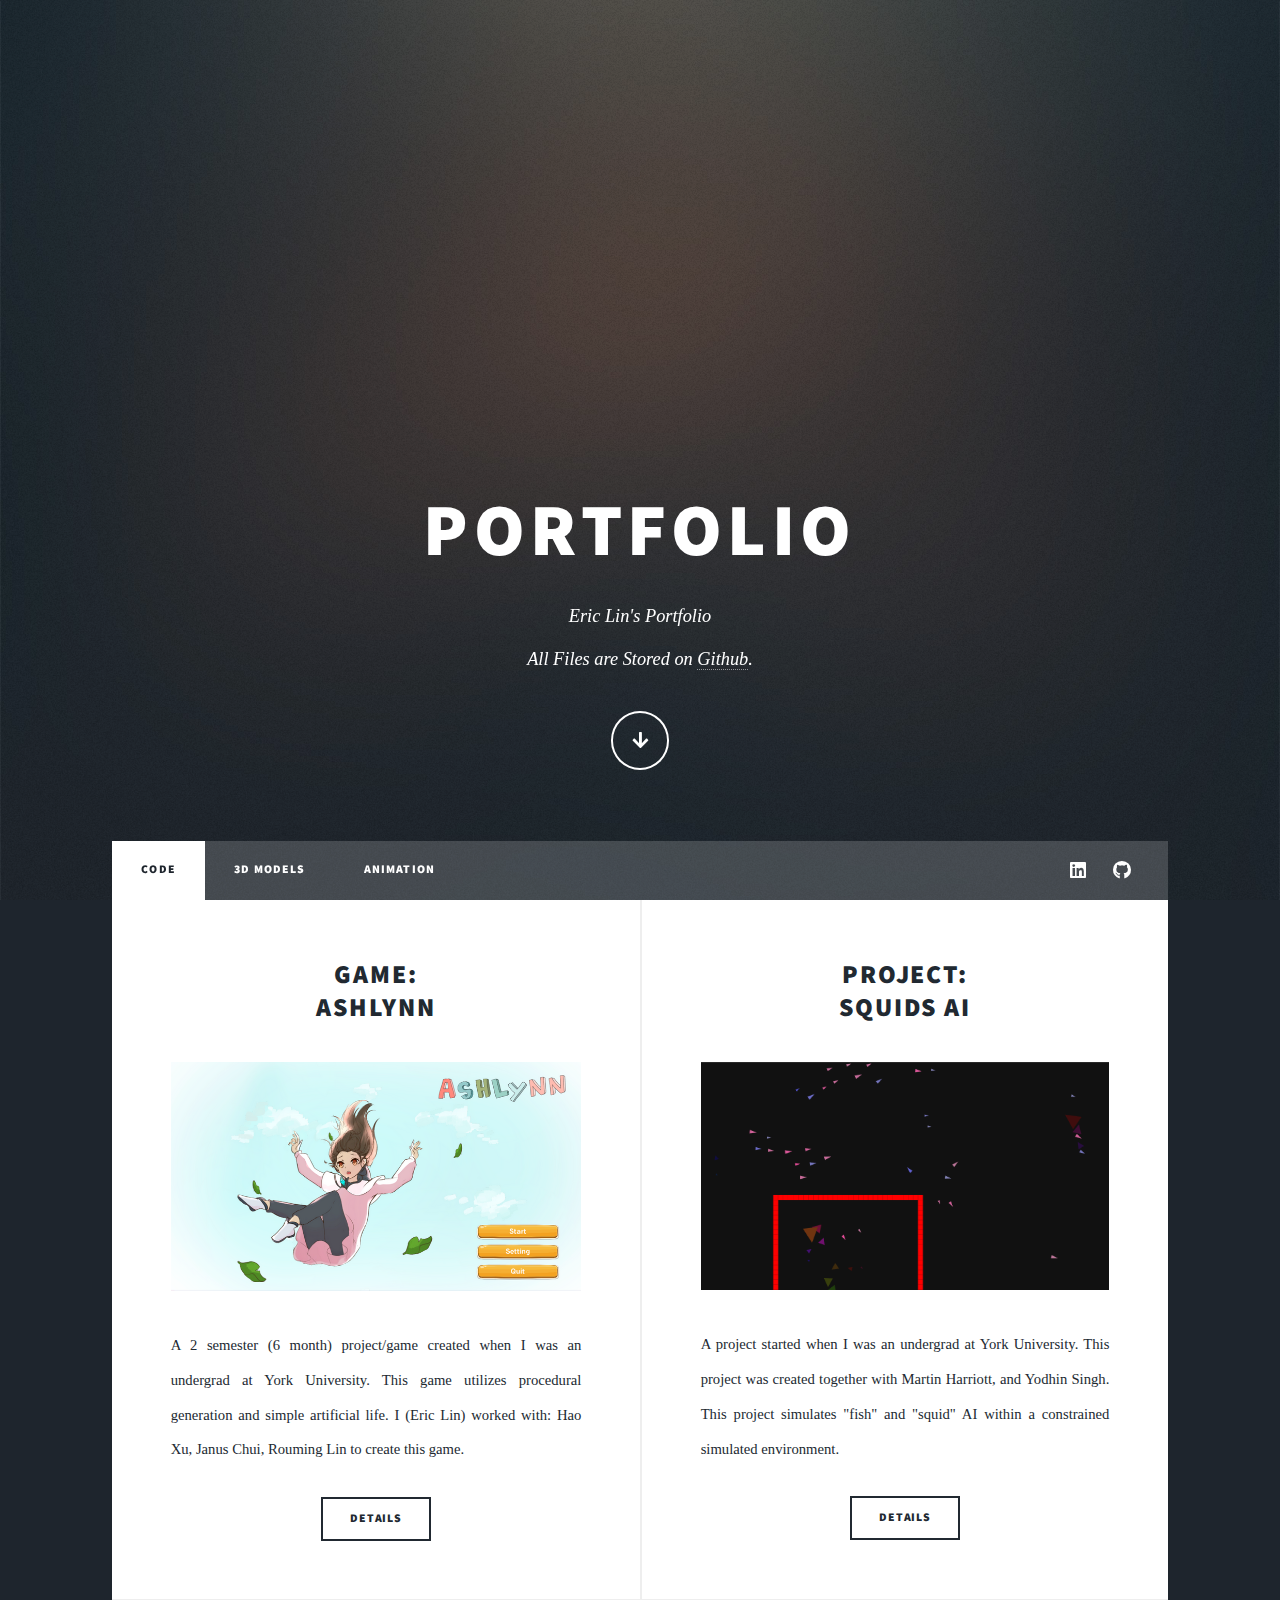
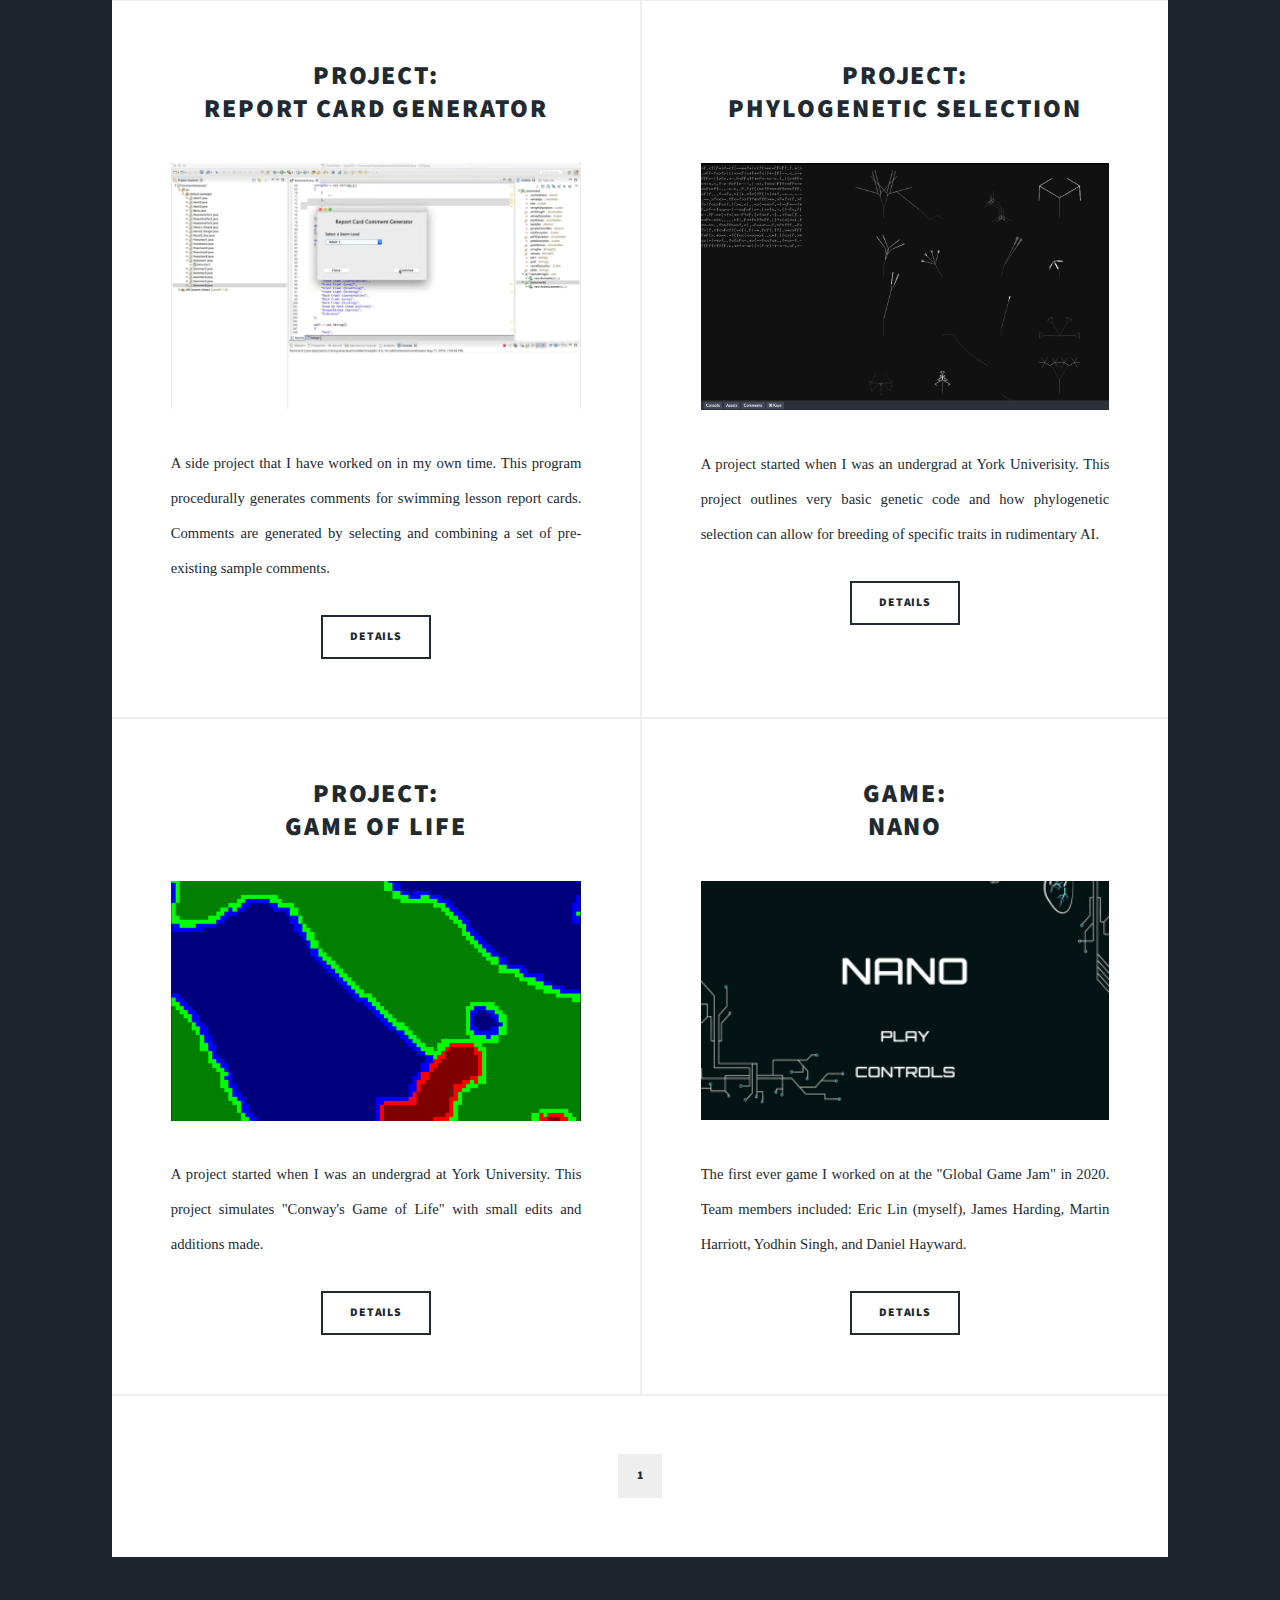
<file: index.html>
<!DOCTYPE HTML>
<!--
	Portolio
	Template from: html5up.net | @ajlkn
	Free for personal and commercial use under the CCA 3.0 license (html5up.net/license)
-->
<html>
	<head>
		<title>Portfolio</title>
		<meta charset="utf-8" />
		<meta name="viewport" content="width=device-width, initial-scale=1, user-scalable=no" />
		<link rel="stylesheet" href="assets/css/main.css" />
		<noscript><link rel="stylesheet" href="assets/css/noscript.css" /></noscript>
	</head>
	<body class="is-preload">

		<!-- Wrapper -->
			<div id="wrapper" class="fade-in">

				<!-- Intro -->
					<div id="intro">
						<h1>Portfolio</h1>
						<p>Eric Lin's Portfolio<br />
						All Files are Stored on <a href="https://github.com/Eric-Repository" target="blank">Github</a>.</p>
						<ul class="actions">
							<li><a href="#header" class="button icon solid solo fa-arrow-down scrolly">Continue</a></li>
						</ul>
					</div>

				<!-- Header -->
					<header id="header">
						<a href="index.html" class="logo">Return to Main</a>
					</header>

				<!-- Nav -->
					<nav id="nav">
						<ul class="links">
							<li class="active"><a href="index.html">Code</a></li>
							<li><a href="index2.html">3d Models</a></li>
							<li><a href="index3.html">Animation</a></li>
						</ul>
						<ul class="icons">
							<li><a href="https://linkedin.com/in/eric-lin-13771318b" target="blank" class="icon brands fa-linkedin"><span class="label">LinkedIn</span></a></li>
							<li><a href="https://github.com/Eric-Repository" target="blank" class="icon brands fa-github"><span class="label">GitHub</span></a></li>
						</ul>
					</nav>

				<!-- Main -->
					<div id="main">
						<!-- Posts -->
							<section class="posts">
								<article>
									<header>
										<h2><a href="Game_Ashlynn.html">Game:<br />
										Ashlynn</a></h2>
									</header>
									<a href="Game_Ashlynn.html" class="image fit"><img src="images/Game_Ashlynn/AshlynnCover.png" alt="" /></a>
									<p>A 2 semester (6 month) project/game created when I was an undergrad at York University. This game utilizes procedural generation and simple artificial life. I (Eric Lin) worked with: Hao Xu, Janus Chui, Rouming Lin to create this game.</p>
									<ul class="actions special">
										<li><a href="Game_Ashlynn.html" class="button">Details</a></li>
									</ul>
								</article>
								<article>
									<header>
										<h2><a href="Project_SquidsAI.html">Project:<br />
										Squids AI</a></h2>
									</header>
									<a href="Project_SquidsAI.html" class="image fit"><img src="images/Project_SquidsAI/SquidAICover.png" alt="" /></a>
									<p>A project started when I was an undergrad at York University. This project was created together with Martin Harriott, and Yodhin Singh. This project simulates "fish" and "squid" AI within a constrained simulated environment.</p>
									<ul class="actions special">
										<li><a href="Project_SquidsAI.html" class="button">Details</a></li>
									</ul>
								</article>
								<article>
									<header>
										<h2><a href="Project_ReportCard.html">Project:<br />
										Report Card Generator</a></h2>
									</header>
									<a href="Project_ReportCard.html" class="image fit"><img src="images/Project_ReportCard/ReportCardCover.png" alt="" /></a>
									<p>A side project that I have worked on in my own time. This program procedurally generates comments for swimming lesson report cards. Comments are generated by selecting and combining a set of pre-existing sample comments.</p>
									<ul class="actions special">
										<li><a href="Project_ReportCard.html" class="button">Details</a></li>
									</ul>
								</article>
								<article>
									<header>
										<h2><a href="Project_PhylogeneticSelection.html">Project:<br />
										Phylogenetic Selection</a></h2>
									</header>
									<a href="Project_PhylogeneticSelection.html" class="image fit"><img src="images/Project_PhylogenSelect/PhylogenSelectCover.png" alt="" /></a>
                                    <p>A project started when I was an undergrad at York Univerisity. This project outlines very basic genetic code and how phylogenetic selection can allow for breeding of specific traits in rudimentary AI.</p>
									<ul class="actions special">
										<li><a href="Project_PhylogeneticSelection.html" class="button">Details</a></li>
									</ul>
								</article>
								<article>
									<header>
										<h2><a href="Project_GameOfLife.html">Project:<br />
										Game of Life</a></h2>
									</header>
									<a href="Project_GameOfLife.html" class="image fit"><img src="images/Project_GameOfLife/GameOfLifeCover.png" alt="" /></a>
									<p>A project started when I was an undergrad at York University. This project simulates "Conway's Game of Life" with small edits and additions made.</p>
									<ul class="actions special">
										<li><a href="Project_GameOfLife.html" class="button">Details</a></li>
									</ul>
								</article>
								<article>
									<header>
										<h2><a href="Game_Nano.html">Game:<br />
										Nano</a></h2>
									</header>
									<a href="Game_Nano.html" class="image fit"><img src="images/Game_Nano/NanoCover.png" alt="" /></a>
                                    <p>The first ever game I worked on at the "Global Game Jam" in 2020. Team members included: Eric Lin (myself), James Harding, Martin Harriott, Yodhin Singh, and Daniel Hayward.</p>
									<ul class="actions special">
										<li><a href="Game_Nano.html" class="button">Details</a></li>
									</ul>
								</article>
							</section>

						<!-- Footer -->
							<footer>
								<div class="pagination">
									<!--<a href="#" class="previous">Prev</a>-->
									<a href="#" class="page active">1</a>
									<!--<a href="#" class="page">2</a>
									<a href="#" class="page">3</a>
									<span class="extra">&hellip;</span>
									<a href="#" class="page">8</a>
									<a href="#" class="page">9</a>
									<a href="#" class="page">10</a>
									<a href="#" class="next">Next</a>-->
								</div>
							</footer>
					</div>
			</div>

			<!-- Copyright -->
			<div id="copyright">
				<!-- <ul><li>&copy; Untitled</li><li>Design: <a href="https://html5up.net">HTML5 UP</a></li></ul> -->
			</div>

			<div id="backToTopButton"  title="Go to top"><a href = "#header" class = "button icon solid solo fa-arrow-up scrolly"></a></div>

		<!-- Scripts -->
			<script src="assets/js/jquery.min.js"></script>
			<script src="assets/js/jquery.scrollex.min.js"></script>
			<script src="assets/js/jquery.scrolly.min.js"></script>
			<script src="assets/js/browser.min.js"></script>
			<script src="assets/js/breakpoints.min.js"></script>
			<script src="assets/js/util.js"></script>
			<script src="assets/js/main.js"></script>
			<script src="assets/js/extra.js"></script>
	</body>
</html>
</file>
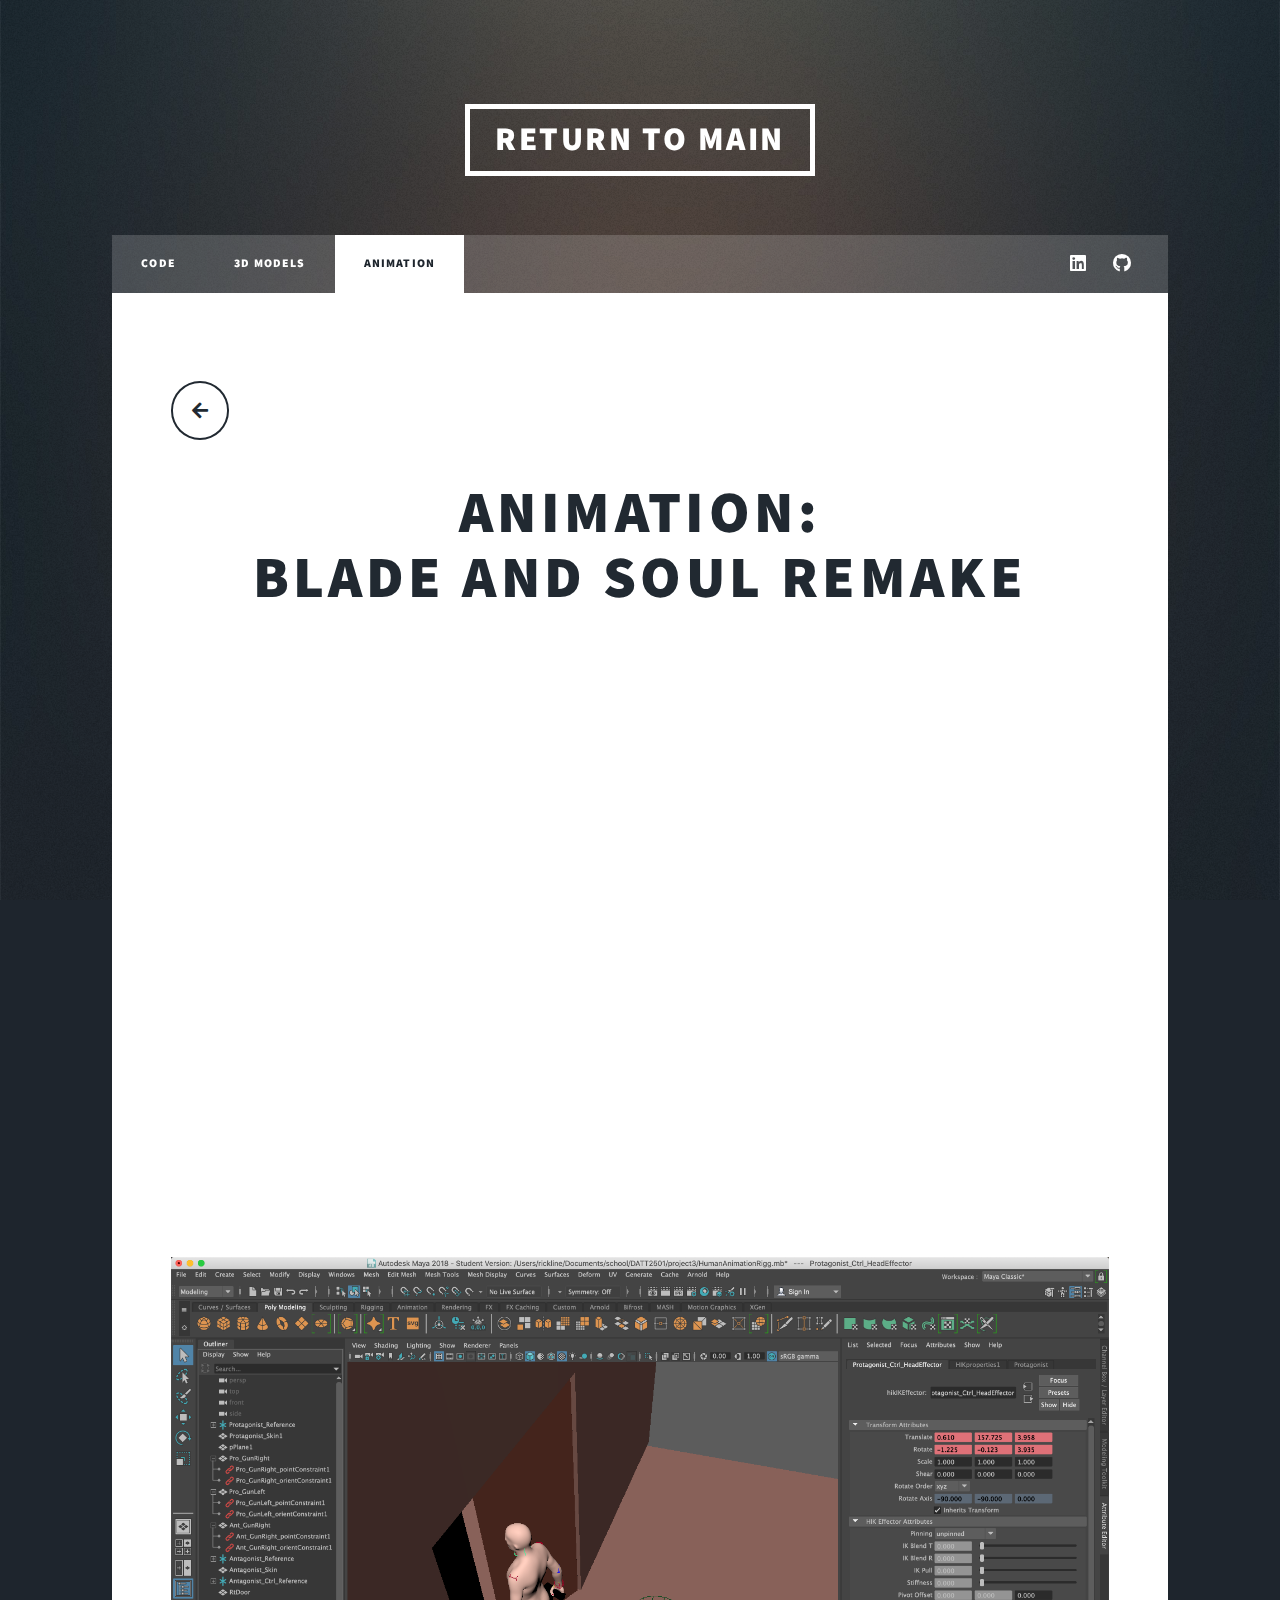
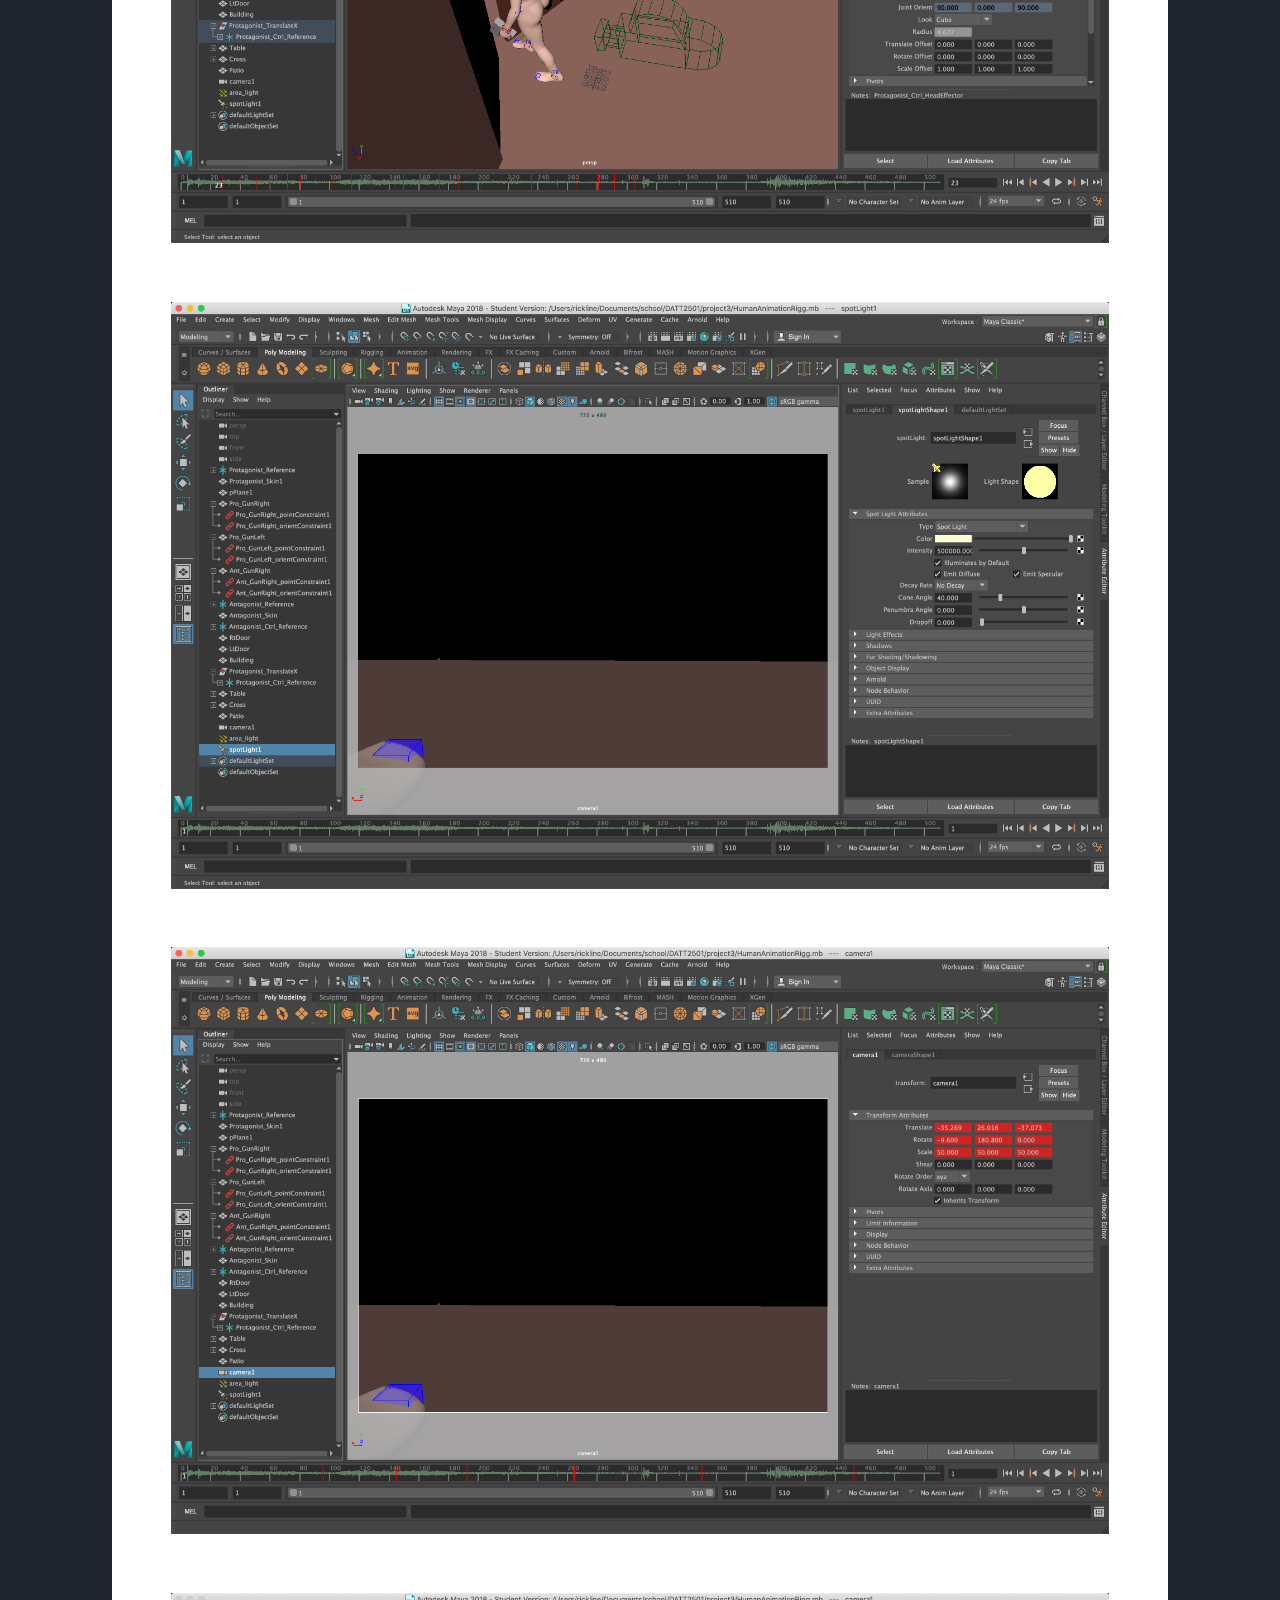
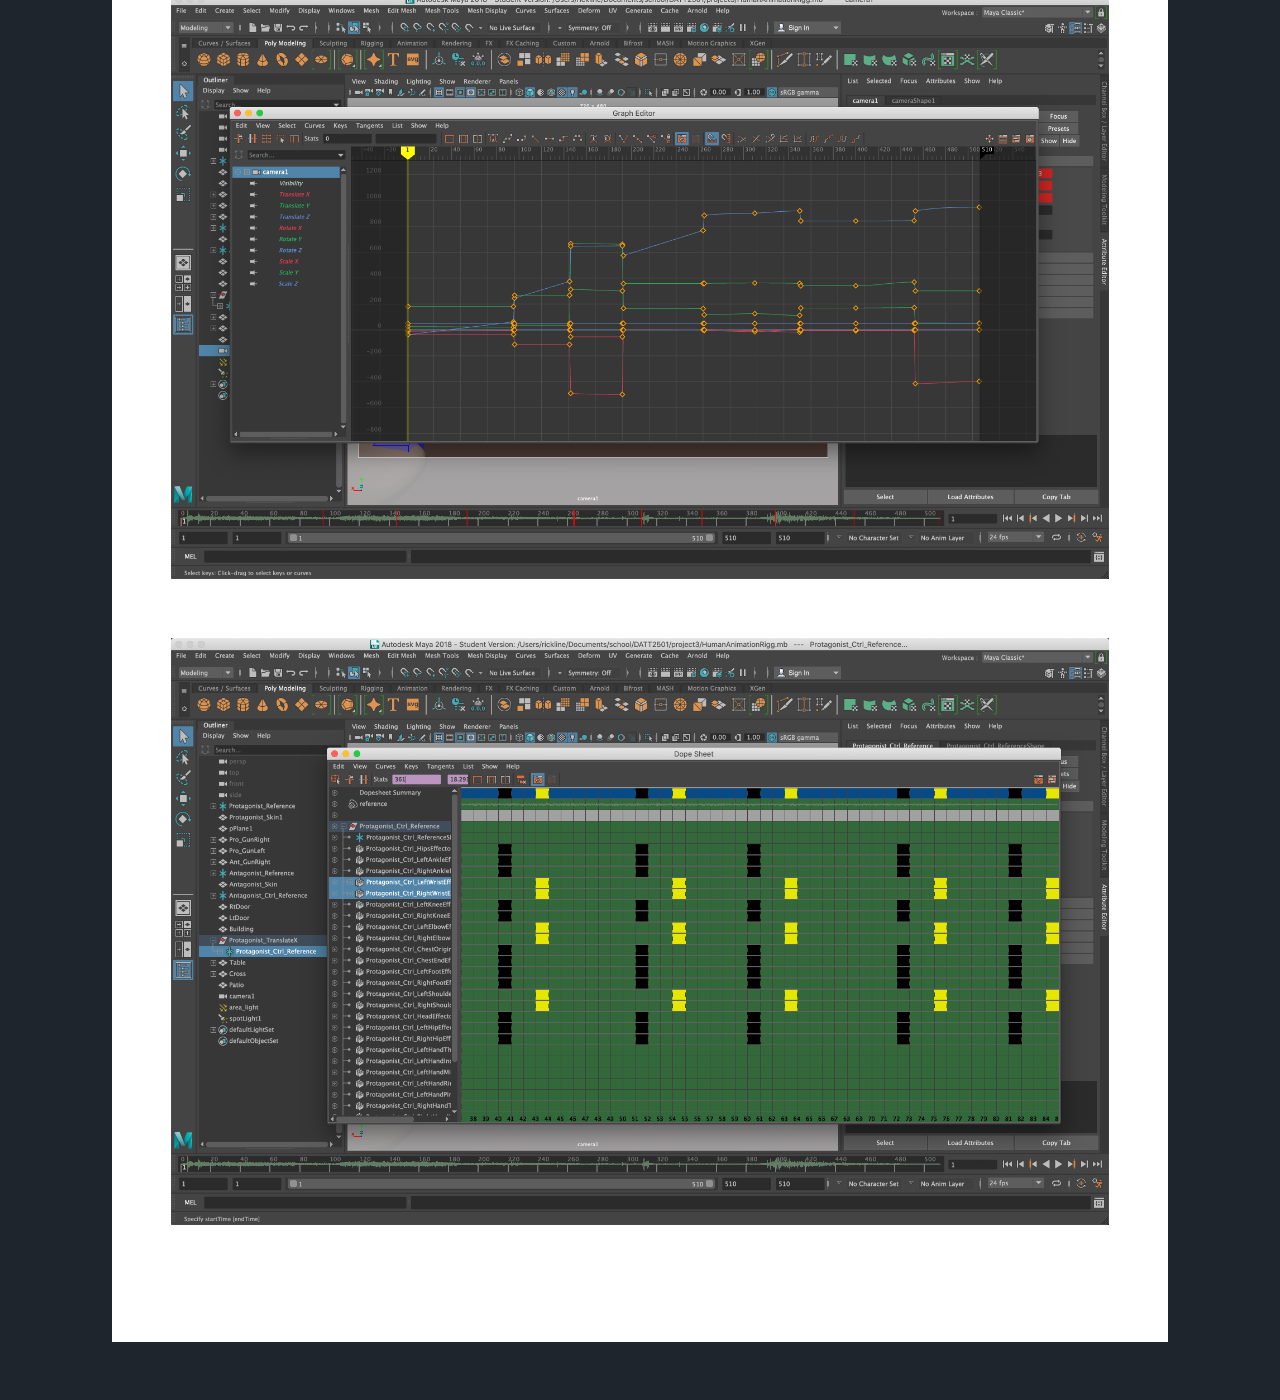
<file: Animation_BnS.html>
﻿<!DOCTYPE HTML>
<!--
    Portfolio
    html5up.net | @ajlkn
    Free for personal and commercial use under the CCA 3.0 license (html5up.net/license)
-->
<html>
<head>
    <title>Animation: Blade and Soul Remake</title>
    <meta charset="utf-8" />
    <meta name="viewport" content="width=device-width, initial-scale=1, user-scalable=no" />
    <link rel="stylesheet" href="assets/css/main.css" />
    <noscript><link rel="stylesheet" href="assets/css/noscript.css" /></noscript>
</head>
<body class="is-preload">

    <!-- Wrapper -->
    <div id="wrapper">

        <!-- Header -->
        <header id="header">
            <a href="index.html" class="logo">Return to Main</a>
        </header>

        <!-- Nav -->
        <nav id="nav">
            <ul class="links">
                <li><a href="index.html">Code</a></li>
                <li><a href="index2.html">3d Models</a></li>
                <li class="active"><a href="index3.html">Animation</a></li>
            </ul>
            <ul class="icons">
                <li><a href="https://linkedin.com/in/eric-lin-13771318b" target="blank" class="icon brands fa-linkedin"><span class="label">LinkedIn</span></a></li>
                <li><a href="https://github.com/Eric-Repository" target="blank" class="icon brands fa-github"><span class="label">GitHub</span></a></li>
            </ul>
        </nav>

        <!-- Main -->
        <div id="main">

            <!-- Post -->
            <section class="post">
                <header class="major">
                    <ul class="actions">
                        <li><a id="backButton" href="index.html" class="button icon solid solo fa-arrow-left scrolly">Continue</a></li>
                    </ul>
                    <h1>
                        Animation:<br />
                        Blade and Soul Remake
                    </h1>
                </header>
                <div class="container">
                    <iframe class="responsive-iframe" src="https://www.youtube.com/embed/yA3houVY6NY?si=a2zeJ6xUfUyU_LWQ" title="YouTube video player" frameborder="0" allow="accelerometer; autoplay; clipboard-write; encrypted-media; gyroscope; picture-in-picture; web-share" referrerpolicy="strict-origin-when-cross-origin" allowfullscreen></iframe>
                </div>
                <div class="image main"><img src="images/Animation_BnS/BnS_Cover.png" /></div>
                <div class="image main"><img src="images/Animation_BnS/BnS_Lighting.png" /></div>
                <div class="image main"><img src="images/Animation_BnS/BnS_Key.png" /></div>
                <div class="image main"><img src="images/Animation_BnS/BnS_GraphEditor.png" /></div>
                <div class="image main"><img src="images/Animation_BnS/BnS_Dope.png" /></div>
            </section>

        </div>

        <!-- Footer -->
        <footer id="footer">
        </footer>

        <!-- Copyright -->
        <div id="copyright">
            <!-- <ul><li>&copy; Untitled</li><li>Design: <a href="https://html5up.net">HTML5 UP</a></li></ul> -->
        </div>
    </div>

    <div id="backToTopButton" title="Go to top"><a href="#header" class="button icon solid solo fa-arrow-up scrolly"></a></div>

    <!-- Scripts -->
    <script src="assets/js/jquery.min.js"></script>
    <script src="assets/js/jquery.scrollex.min.js"></script>
    <script src="assets/js/jquery.scrolly.min.js"></script>
    <script src="assets/js/browser.min.js"></script>
    <script src="assets/js/breakpoints.min.js"></script>
    <script src="assets/js/util.js"></script>
    <script src="assets/js/main.js"></script>
    <script src="assets/js/extra.js"></script>
    <script src="assets/js/backButton.js"></script>
</body>
</html>
</file>
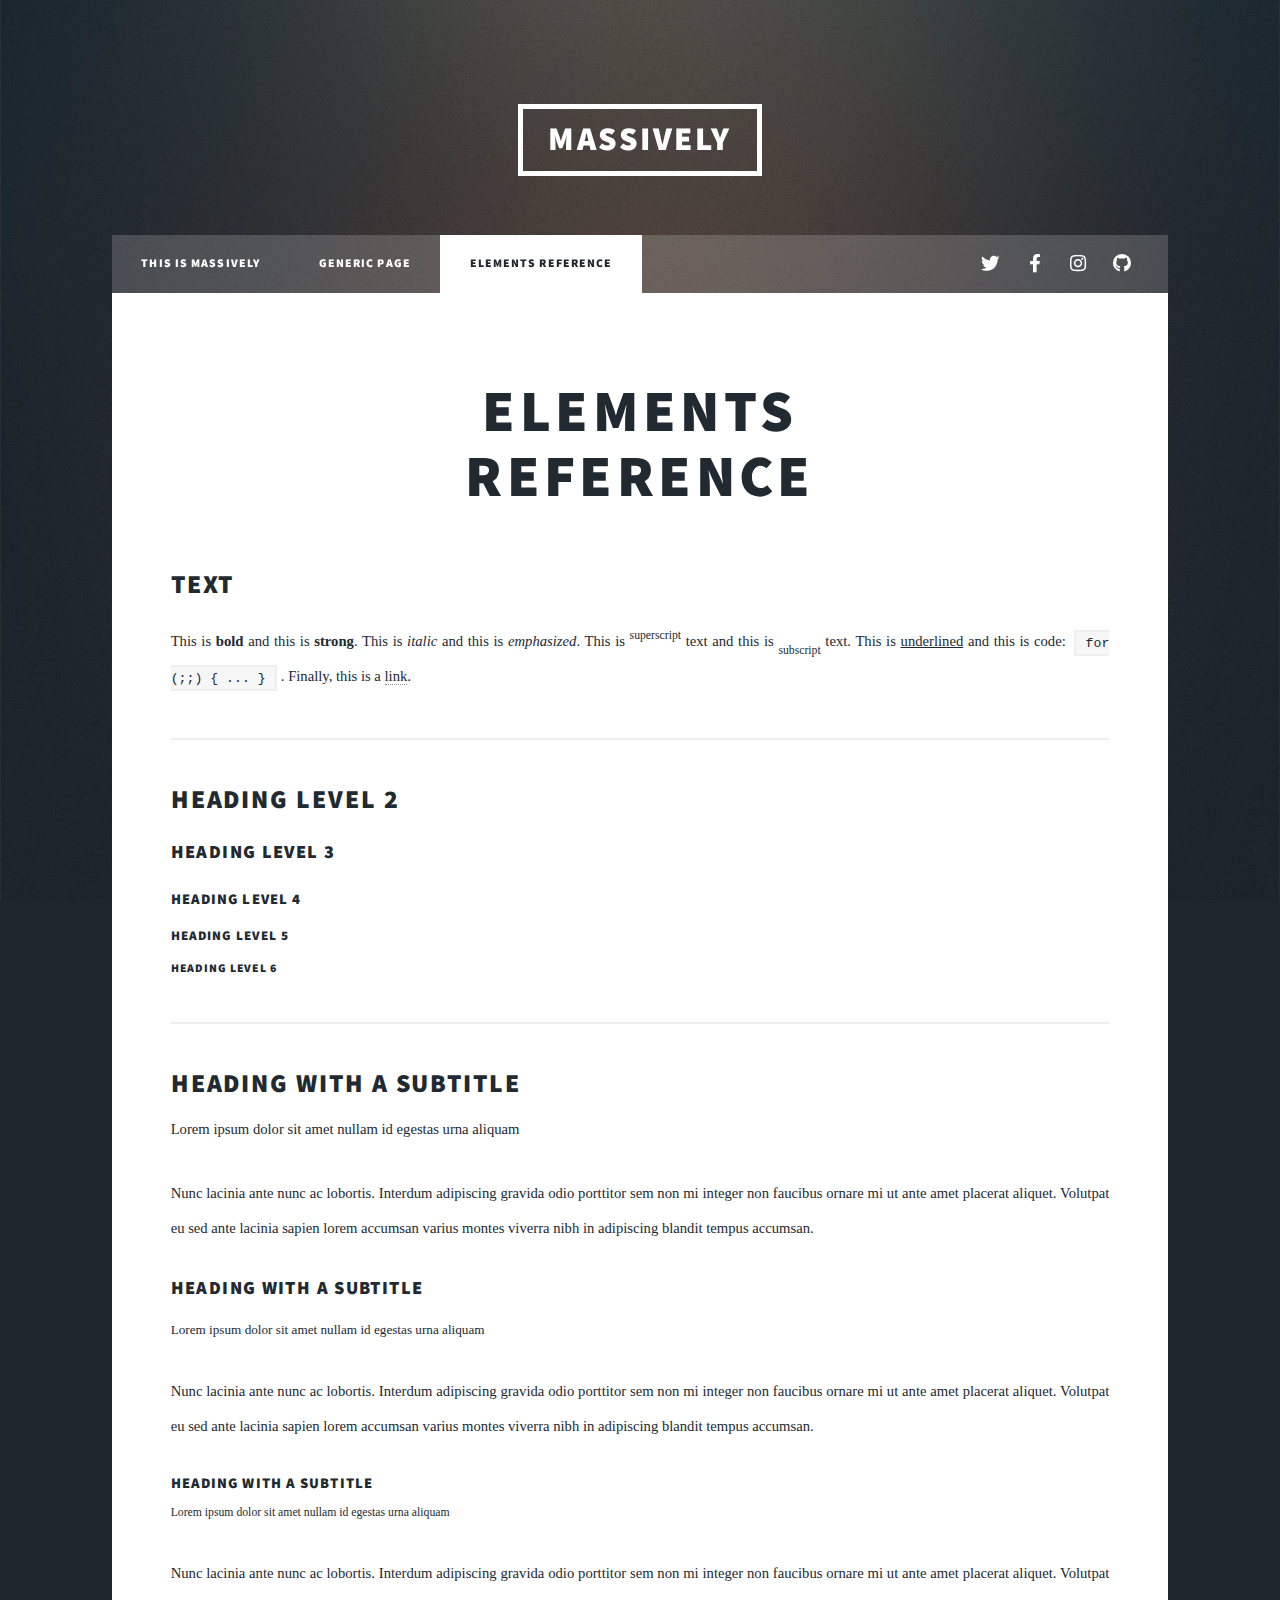
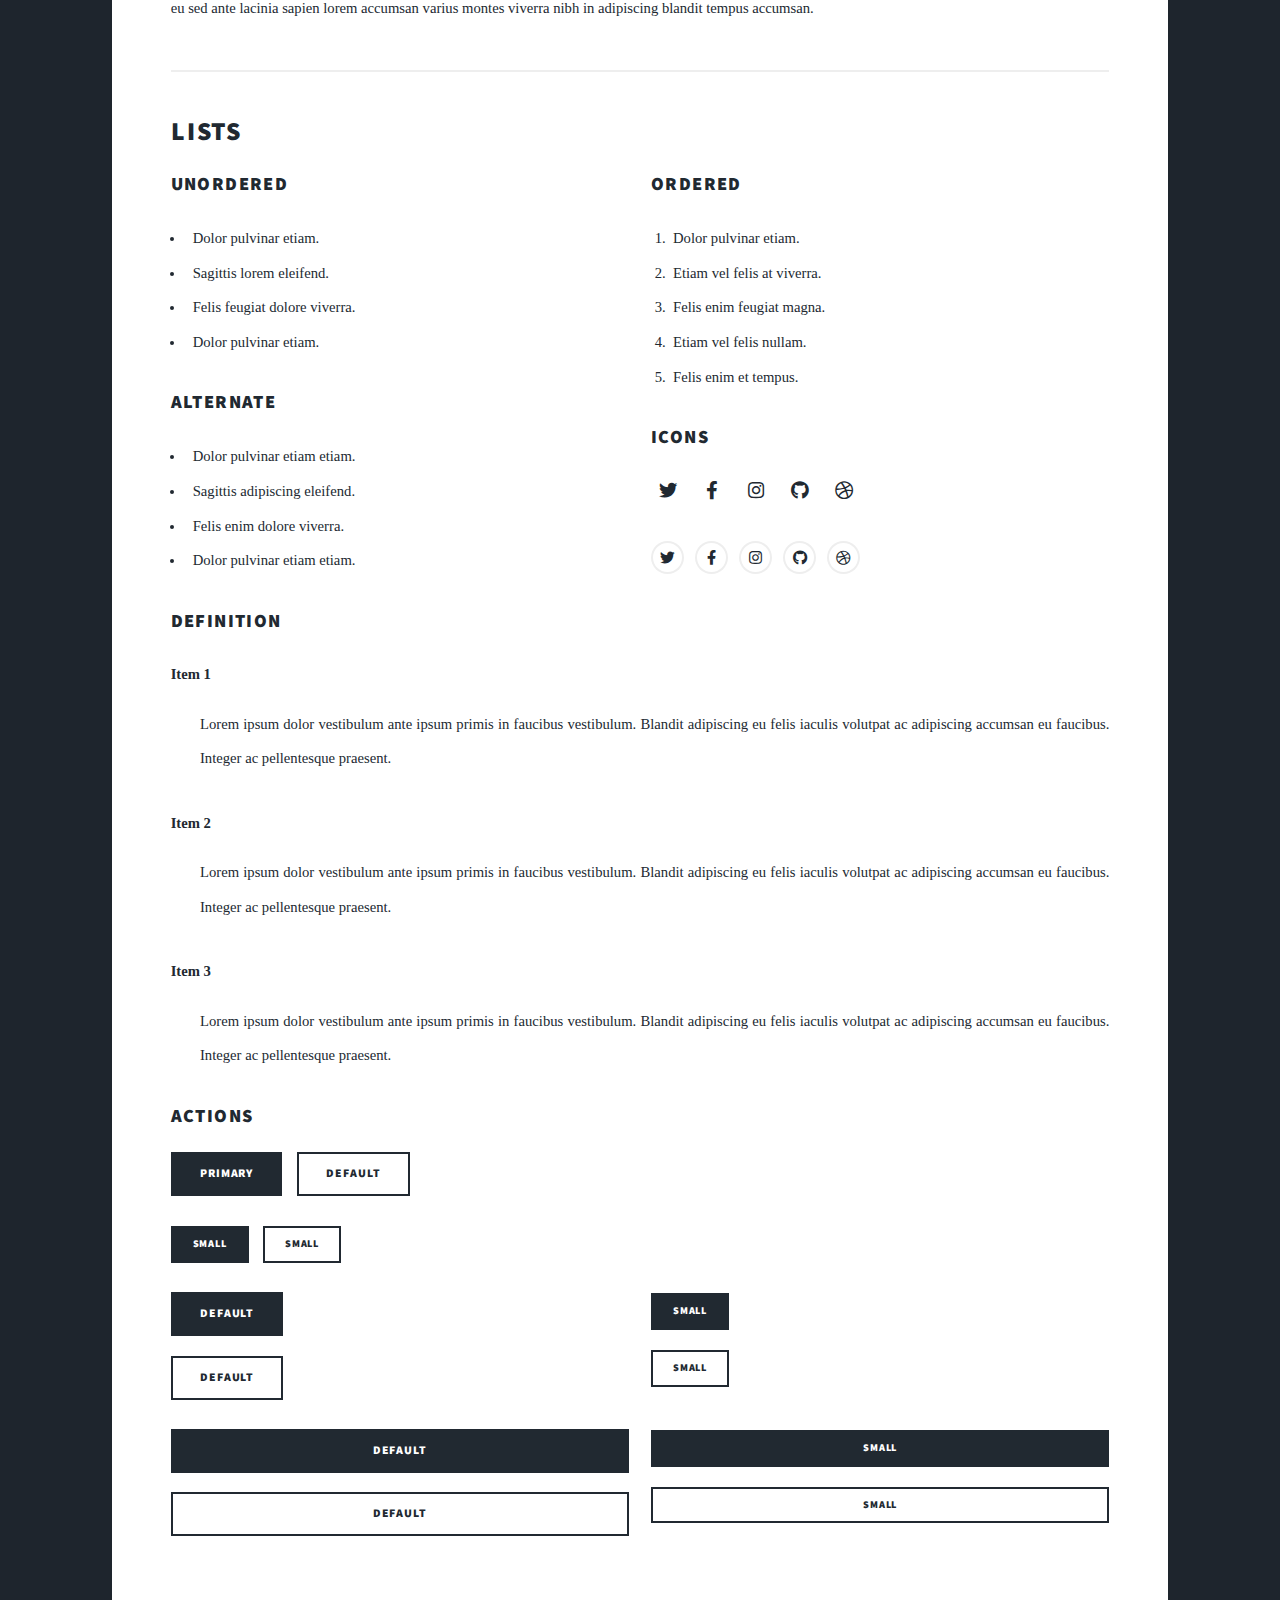
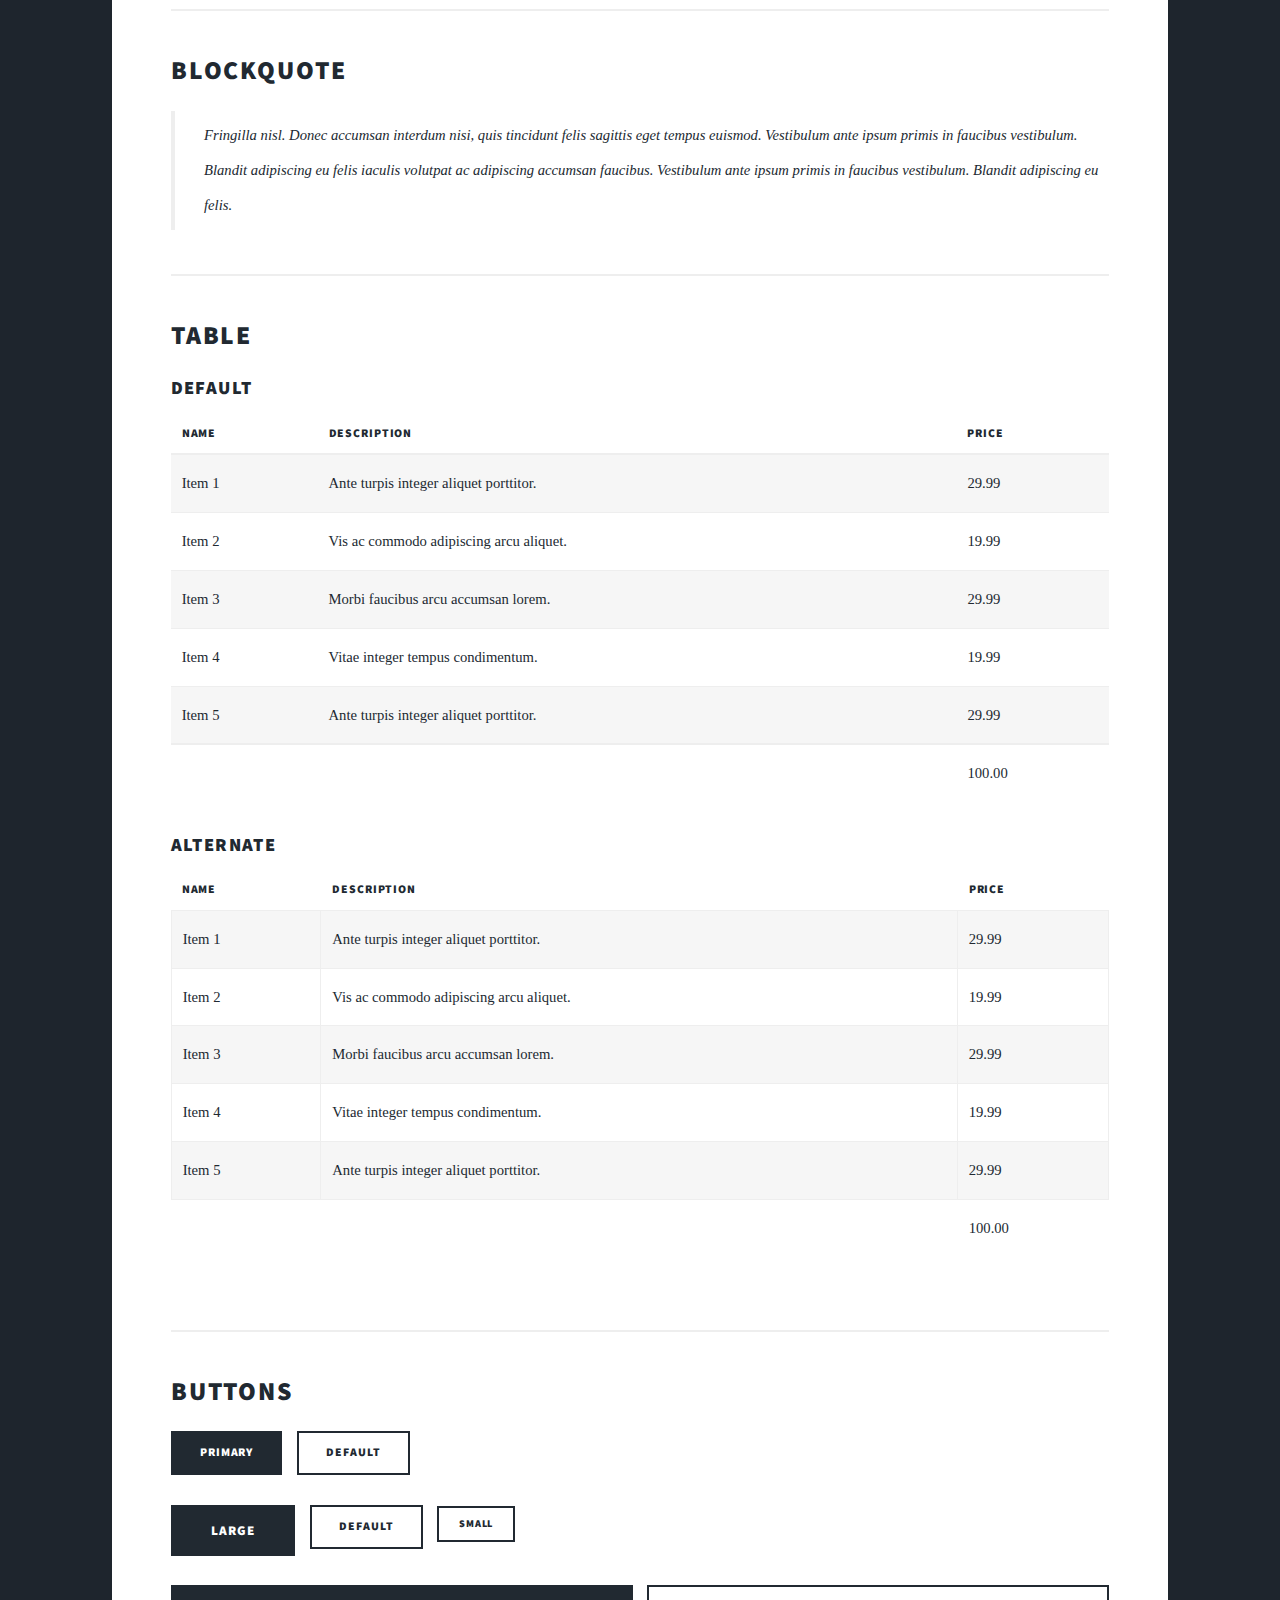
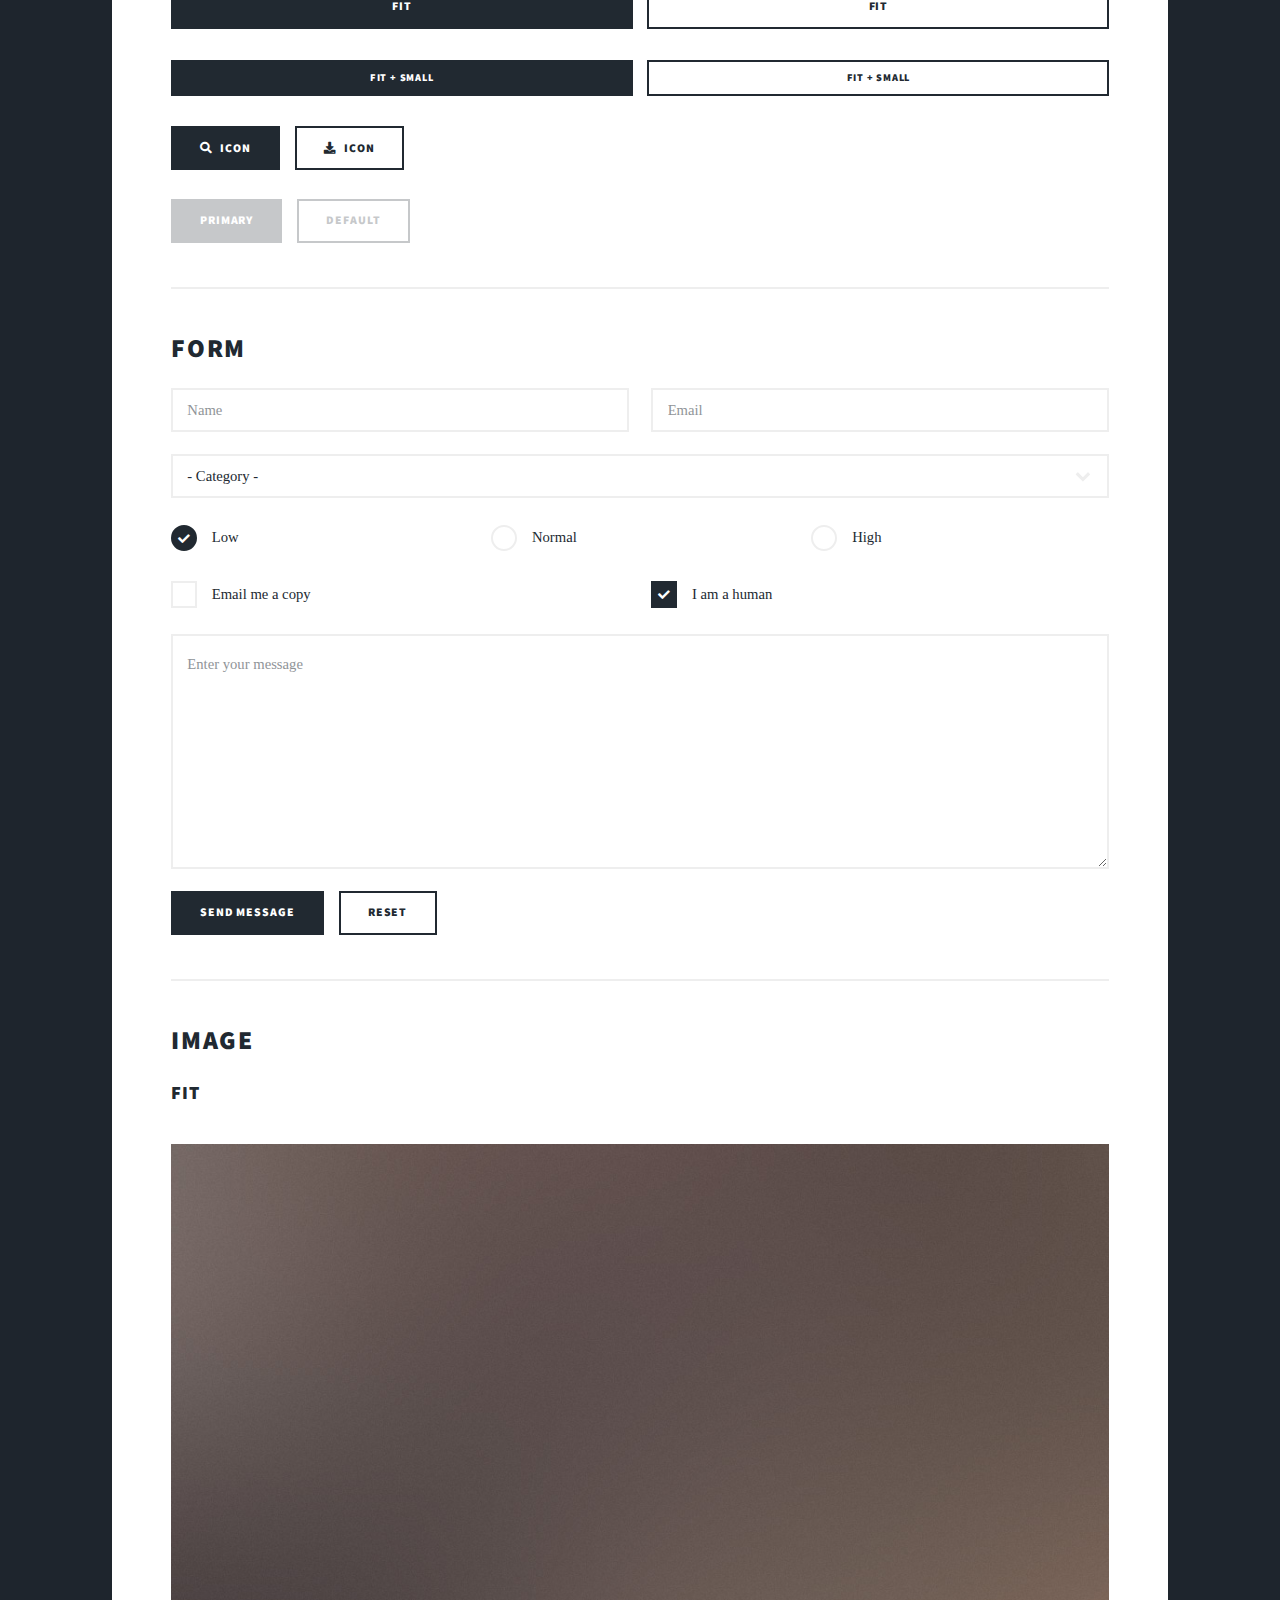
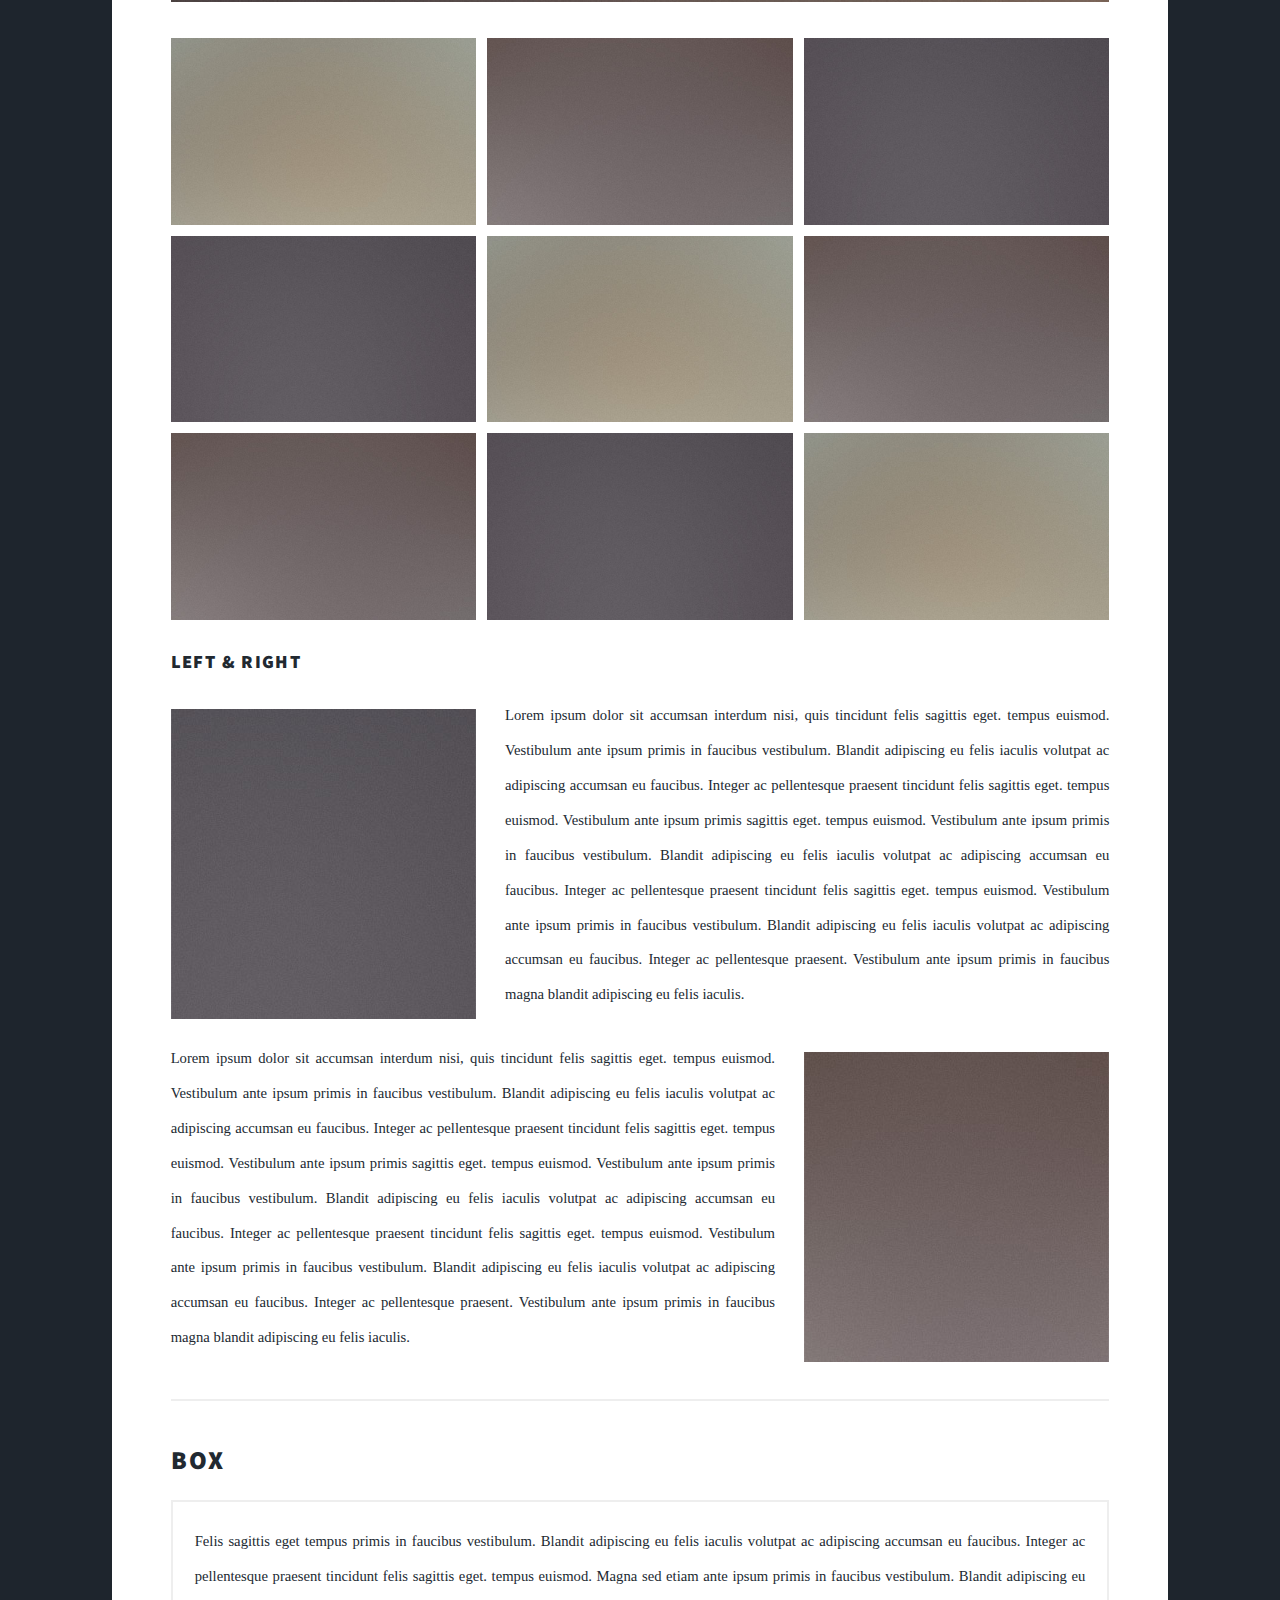
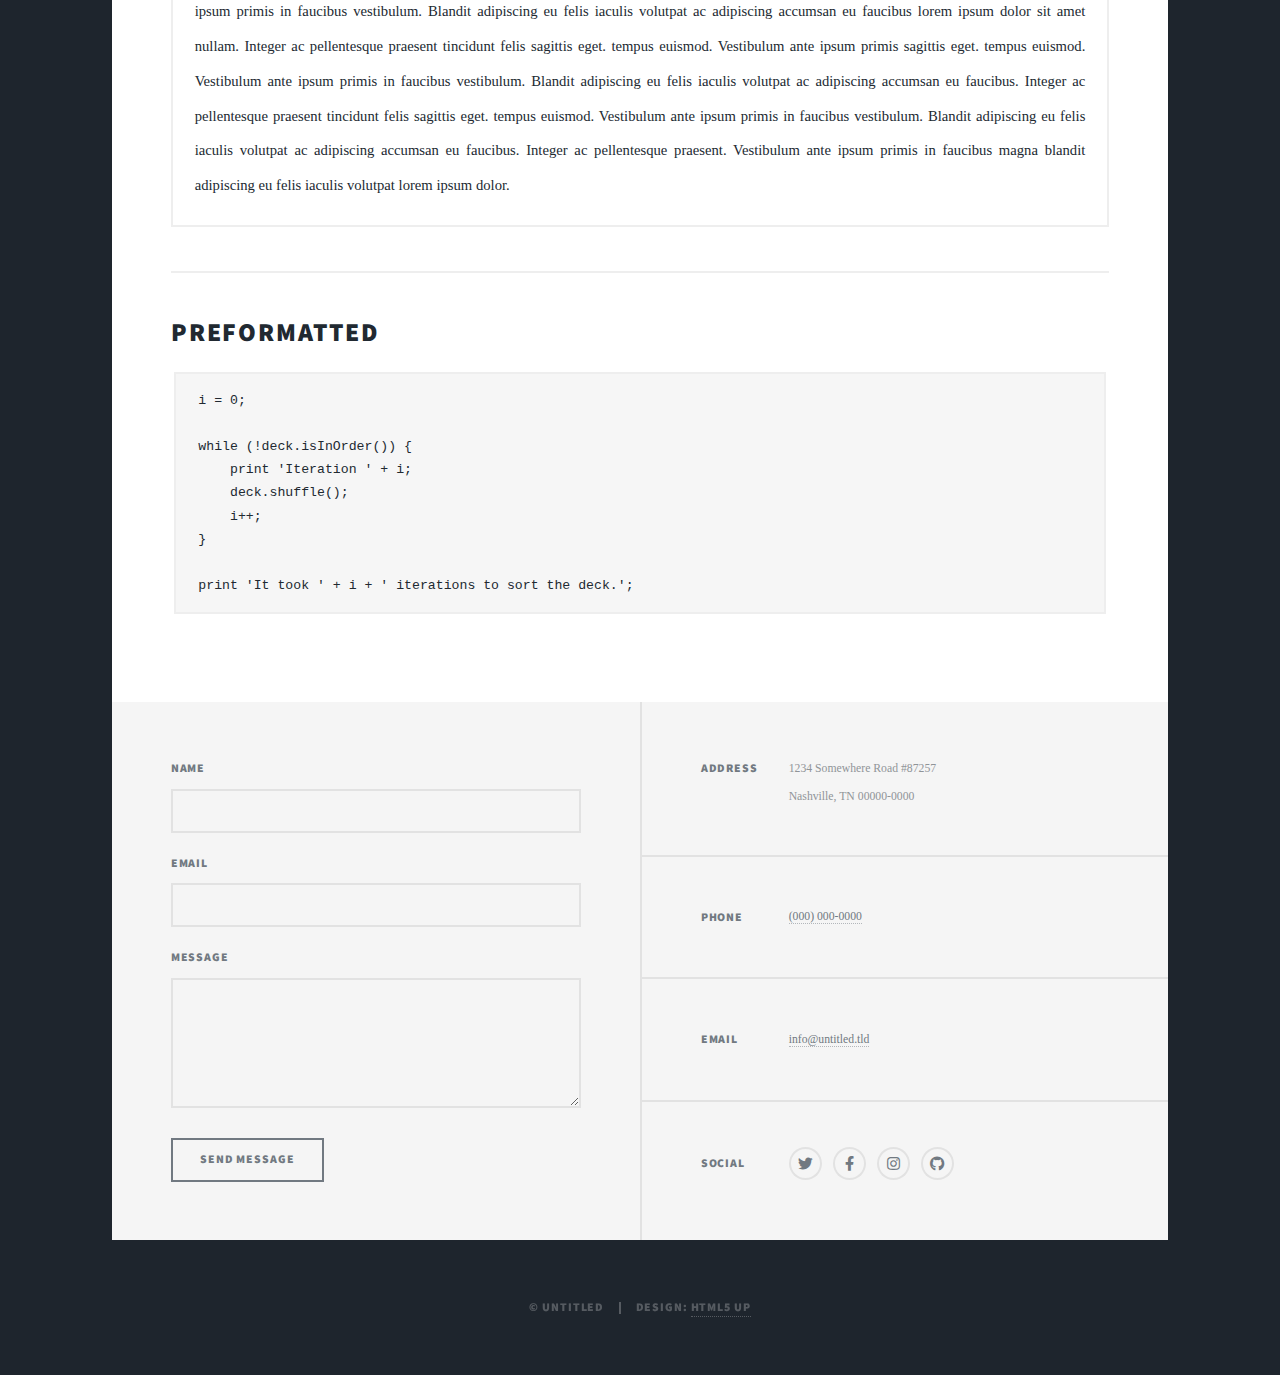
<file: elements.html>
<!DOCTYPE HTML>
<!--
	Massively by HTML5 UP
	html5up.net | @ajlkn
	Free for personal and commercial use under the CCA 3.0 license (html5up.net/license)
-->
<html>
	<head>
		<title>Elements Reference - Massively by HTML5 UP</title>
		<meta charset="utf-8" />
		<meta name="viewport" content="width=device-width, initial-scale=1, user-scalable=no" />
		<link rel="stylesheet" href="assets/css/main.css" />
		<noscript><link rel="stylesheet" href="assets/css/noscript.css" /></noscript>
	</head>
	<body class="is-preload">

		<!-- Wrapper -->
			<div id="wrapper">

				<!-- Header -->
					<header id="header">
						<a href="index.html" class="logo">Massively</a>
					</header>

				<!-- Nav -->
					<nav id="nav">
						<ul class="links">
							<li><a href="index.html">This is Massively</a></li>
							<li><a href="generic.html">Generic Page</a></li>
							<li class="active"><a href="elements.html">Elements Reference</a></li>
						</ul>
						<ul class="icons">
							<li><a href="#" class="icon brands fa-twitter"><span class="label">Twitter</span></a></li>
							<li><a href="#" class="icon brands fa-facebook-f"><span class="label">Facebook</span></a></li>
							<li><a href="#" class="icon brands fa-instagram"><span class="label">Instagram</span></a></li>
							<li><a href="#" class="icon brands fa-github"><span class="label">GitHub</span></a></li>
						</ul>
					</nav>

				<!-- Main -->
					<div id="main">

						<!-- Post -->
							<section class="post">
								<header class="major">
									<h1>Elements<br />
									Reference</h1>
								</header>

								<!-- Text stuff -->
									<h2>Text</h2>
									<p>This is <b>bold</b> and this is <strong>strong</strong>. This is <i>italic</i> and this is <em>emphasized</em>.
									This is <sup>superscript</sup> text and this is <sub>subscript</sub> text.
									This is <u>underlined</u> and this is code: <code>for (;;) { ... }</code>.
									Finally, this is a <a href="#">link</a>.</p>
									<hr />
									<h2>Heading Level 2</h2>
									<h3>Heading Level 3</h3>
									<h4>Heading Level 4</h4>
									<h5>Heading Level 5</h5>
									<h6>Heading Level 6</h6>
									<hr />
									<header>
										<h2>Heading with a Subtitle</h2>
										<p>Lorem ipsum dolor sit amet nullam id egestas urna aliquam</p>
									</header>
									<p>Nunc lacinia ante nunc ac lobortis. Interdum adipiscing gravida odio porttitor sem non mi integer non faucibus ornare mi ut ante amet placerat aliquet. Volutpat eu sed ante lacinia sapien lorem accumsan varius montes viverra nibh in adipiscing blandit tempus accumsan.</p>
									<header>
										<h3>Heading with a Subtitle</h3>
										<p>Lorem ipsum dolor sit amet nullam id egestas urna aliquam</p>
									</header>
									<p>Nunc lacinia ante nunc ac lobortis. Interdum adipiscing gravida odio porttitor sem non mi integer non faucibus ornare mi ut ante amet placerat aliquet. Volutpat eu sed ante lacinia sapien lorem accumsan varius montes viverra nibh in adipiscing blandit tempus accumsan.</p>
									<header>
										<h4>Heading with a Subtitle</h4>
										<p>Lorem ipsum dolor sit amet nullam id egestas urna aliquam</p>
									</header>
									<p>Nunc lacinia ante nunc ac lobortis. Interdum adipiscing gravida odio porttitor sem non mi integer non faucibus ornare mi ut ante amet placerat aliquet. Volutpat eu sed ante lacinia sapien lorem accumsan varius montes viverra nibh in adipiscing blandit tempus accumsan.</p>

									<hr />

								<!-- Lists -->
									<h2>Lists</h2>
									<div class="row">
										<div class="col-6 col-12-small">

											<h3>Unordered</h3>
											<ul>
												<li>Dolor pulvinar etiam.</li>
												<li>Sagittis lorem eleifend.</li>
												<li>Felis feugiat dolore viverra.</li>
												<li>Dolor pulvinar etiam.</li>
											</ul>

											<h3>Alternate</h3>
											<ul class="alt">
												<li>Dolor pulvinar etiam etiam.</li>
												<li>Sagittis adipiscing eleifend.</li>
												<li>Felis enim dolore viverra.</li>
												<li>Dolor pulvinar etiam etiam.</li>
											</ul>

										</div>
										<div class="col-6 col-12-small">

											<h3>Ordered</h3>
											<ol>
												<li>Dolor pulvinar etiam.</li>
												<li>Etiam vel felis at viverra.</li>
												<li>Felis enim feugiat magna.</li>
												<li>Etiam vel felis nullam.</li>
												<li>Felis enim et tempus.</li>
											</ol>

											<h3>Icons</h3>
											<ul class="icons">
												<li><a href="#" class="icon brands fa-twitter"><span class="label">Twitter</span></a></li>
												<li><a href="#" class="icon brands fa-facebook-f"><span class="label">Facebook</span></a></li>
												<li><a href="#" class="icon brands fa-instagram"><span class="label">Instagram</span></a></li>
												<li><a href="#" class="icon brands fa-github"><span class="label">Github</span></a></li>
												<li><a href="#" class="icon brands fa-dribbble"><span class="label">Dribbble</span></a></li>
											</ul>
											<ul class="icons alt">
												<li><a href="#" class="icon brands alt fa-twitter"><span class="label">Twitter</span></a></li>
												<li><a href="#" class="icon brands alt fa-facebook-f"><span class="label">Facebook</span></a></li>
												<li><a href="#" class="icon brands alt fa-instagram"><span class="label">Instagram</span></a></li>
												<li><a href="#" class="icon brands alt fa-github"><span class="label">Github</span></a></li>
												<li><a href="#" class="icon brands alt fa-dribbble"><span class="label">Dribbble</span></a></li>
											</ul>

										</div>
									</div>
									<h3>Definition</h3>
									<dl>
										<dt>Item 1</dt>
										<dd>
											<p>Lorem ipsum dolor vestibulum ante ipsum primis in faucibus vestibulum. Blandit adipiscing eu felis iaculis volutpat ac adipiscing accumsan eu faucibus. Integer ac pellentesque praesent.</p>
										</dd>
										<dt>Item 2</dt>
										<dd>
											<p>Lorem ipsum dolor vestibulum ante ipsum primis in faucibus vestibulum. Blandit adipiscing eu felis iaculis volutpat ac adipiscing accumsan eu faucibus. Integer ac pellentesque praesent.</p>
										</dd>
										<dt>Item 3</dt>
										<dd>
											<p>Lorem ipsum dolor vestibulum ante ipsum primis in faucibus vestibulum. Blandit adipiscing eu felis iaculis volutpat ac adipiscing accumsan eu faucibus. Integer ac pellentesque praesent.</p>
										</dd>
									</dl>

									<h3>Actions</h3>
									<ul class="actions">
										<li><a href="#" class="button primary">Primary</a></li>
										<li><a href="#" class="button">Default</a></li>
									</ul>
									<ul class="actions small">
										<li><a href="#" class="button primary small">Small</a></li>
										<li><a href="#" class="button small">Small</a></li>
									</ul>
									<div class="row">
										<div class="col-6 col-12-small">
											<ul class="actions stacked">
												<li><a href="#" class="button primary">Default</a></li>
												<li><a href="#" class="button">Default</a></li>
											</ul>
										</div>
										<div class="col-6 col-12-small">
											<ul class="actions stacked">
												<li><a href="#" class="button primary small">Small</a></li>
												<li><a href="#" class="button small">Small</a></li>
											</ul>
										</div>
									</div>
									<div class="row">
										<div class="col-6 col-12-small">
											<ul class="actions stacked">
												<li><a href="#" class="button primary fit">Default</a></li>
												<li><a href="#" class="button fit">Default</a></li>
											</ul>
										</div>
										<div class="col-6 col-12-small">
											<ul class="actions stacked">
												<li><a href="#" class="button primary small fit">Small</a></li>
												<li><a href="#" class="button small fit">Small</a></li>
											</ul>
										</div>
									</div>

									<hr />

								<!-- Blockquote -->
									<h2>Blockquote</h2>
									<blockquote>Fringilla nisl. Donec accumsan interdum nisi, quis tincidunt felis sagittis eget tempus euismod. Vestibulum ante ipsum primis in faucibus vestibulum. Blandit adipiscing eu felis iaculis volutpat ac adipiscing accumsan faucibus. Vestibulum ante ipsum primis in faucibus vestibulum. Blandit adipiscing eu felis.</blockquote>

									<hr />

								<!-- Table -->
									<h2>Table</h2>

									<h3>Default</h3>
									<div class="table-wrapper">
										<table>
											<thead>
												<tr>
													<th>Name</th>
													<th>Description</th>
													<th>Price</th>
												</tr>
											</thead>
											<tbody>
												<tr>
													<td>Item 1</td>
													<td>Ante turpis integer aliquet porttitor.</td>
													<td>29.99</td>
												</tr>
												<tr>
													<td>Item 2</td>
													<td>Vis ac commodo adipiscing arcu aliquet.</td>
													<td>19.99</td>
												</tr>
												<tr>
													<td>Item 3</td>
													<td> Morbi faucibus arcu accumsan lorem.</td>
													<td>29.99</td>
												</tr>
												<tr>
													<td>Item 4</td>
													<td>Vitae integer tempus condimentum.</td>
													<td>19.99</td>
												</tr>
												<tr>
													<td>Item 5</td>
													<td>Ante turpis integer aliquet porttitor.</td>
													<td>29.99</td>
												</tr>
											</tbody>
											<tfoot>
												<tr>
													<td colspan="2"></td>
													<td>100.00</td>
												</tr>
											</tfoot>
										</table>
									</div>

									<h3>Alternate</h3>
									<div class="table-wrapper">
										<table class="alt">
											<thead>
												<tr>
													<th>Name</th>
													<th>Description</th>
													<th>Price</th>
												</tr>
											</thead>
											<tbody>
												<tr>
													<td>Item 1</td>
													<td>Ante turpis integer aliquet porttitor.</td>
													<td>29.99</td>
												</tr>
												<tr>
													<td>Item 2</td>
													<td>Vis ac commodo adipiscing arcu aliquet.</td>
													<td>19.99</td>
												</tr>
												<tr>
													<td>Item 3</td>
													<td> Morbi faucibus arcu accumsan lorem.</td>
													<td>29.99</td>
												</tr>
												<tr>
													<td>Item 4</td>
													<td>Vitae integer tempus condimentum.</td>
													<td>19.99</td>
												</tr>
												<tr>
													<td>Item 5</td>
													<td>Ante turpis integer aliquet porttitor.</td>
													<td>29.99</td>
												</tr>
											</tbody>
											<tfoot>
												<tr>
													<td colspan="2"></td>
													<td>100.00</td>
												</tr>
											</tfoot>
										</table>
									</div>

									<hr />

								<!-- Buttons -->
									<h2>Buttons</h2>
									<ul class="actions">
										<li><a href="#" class="button primary">Primary</a></li>
										<li><a href="#" class="button">Default</a></li>
									</ul>
									<ul class="actions">
										<li><a href="#" class="button primary large">Large</a></li>
										<li><a href="#" class="button">Default</a></li>
										<li><a href="#" class="button small">Small</a></li>
									</ul>
									<ul class="actions fit">
										<li><a href="#" class="button primary fit">Fit</a></li>
										<li><a href="#" class="button fit">Fit</a></li>
									</ul>
									<ul class="actions fit small">
										<li><a href="#" class="button primary fit small">Fit + Small</a></li>
										<li><a href="#" class="button fit small">Fit + Small</a></li>
									</ul>
									<ul class="actions">
										<li><a href="#" class="button primary icon solid fa-search">Icon</a></li>
										<li><a href="#" class="button icon solid fa-download">Icon</a></li>
									</ul>
									<ul class="actions">
										<li><span class="button primary disabled">Primary</span></li>
										<li><span class="button disabled">Default</span></li>
									</ul>

									<hr />

								<!-- Form -->
									<h2>Form</h2>

									<form method="post" action="#">
										<div class="row gtr-uniform">
											<div class="col-6 col-12-xsmall">
												<input type="text" name="demo-name" id="demo-name" value="" placeholder="Name" />
											</div>
											<div class="col-6 col-12-xsmall">
												<input type="email" name="demo-email" id="demo-email" value="" placeholder="Email" />
											</div>
											<!-- Break -->
											<div class="col-12">
												<select name="demo-category" id="demo-category">
													<option value="">- Category -</option>
													<option value="1">Manufacturing</option>
													<option value="1">Shipping</option>
													<option value="1">Administration</option>
													<option value="1">Human Resources</option>
												</select>
											</div>
											<!-- Break -->
											<div class="col-4 col-12-small">
												<input type="radio" id="demo-priority-low" name="demo-priority" checked>
												<label for="demo-priority-low">Low</label>
											</div>
											<div class="col-4 col-12-small">
												<input type="radio" id="demo-priority-normal" name="demo-priority">
												<label for="demo-priority-normal">Normal</label>
											</div>
											<div class="col-4 col-12-small">
												<input type="radio" id="demo-priority-high" name="demo-priority">
												<label for="demo-priority-high">High</label>
											</div>
											<!-- Break -->
											<div class="col-6 col-12-small">
												<input type="checkbox" id="demo-copy" name="demo-copy">
												<label for="demo-copy">Email me a copy</label>
											</div>
											<div class="col-6 col-12-small">
												<input type="checkbox" id="demo-human" name="demo-human" checked>
												<label for="demo-human">I am a human</label>
											</div>
											<!-- Break -->
											<div class="col-12">
												<textarea name="demo-message" id="demo-message" placeholder="Enter your message" rows="6"></textarea>
											</div>
											<!-- Break -->
											<div class="col-12">
												<ul class="actions">
													<li><input type="submit" value="Send Message" class="primary" /></li>
													<li><input type="reset" value="Reset" /></li>
												</ul>
											</div>
										</div>
									</form>

									<hr />

								<!-- Image -->
									<h2>Image</h2>

									<h3>Fit</h3>
									<span class="image fit"><img src="images/pic01.jpg" alt="" /></span>
									<div class="box alt">
										<div class="row gtr-50 gtr-uniform">
											<div class="col-4"><span class="image fit"><img src="images/pic02.jpg" alt="" /></span></div>
											<div class="col-4"><span class="image fit"><img src="images/pic03.jpg" alt="" /></span></div>
											<div class="col-4"><span class="image fit"><img src="images/pic04.jpg" alt="" /></span></div>
											<!-- Break -->
											<div class="col-4"><span class="image fit"><img src="images/pic04.jpg" alt="" /></span></div>
											<div class="col-4"><span class="image fit"><img src="images/pic02.jpg" alt="" /></span></div>
											<div class="col-4"><span class="image fit"><img src="images/pic03.jpg" alt="" /></span></div>
											<!-- Break -->
											<div class="col-4"><span class="image fit"><img src="images/pic03.jpg" alt="" /></span></div>
											<div class="col-4"><span class="image fit"><img src="images/pic04.jpg" alt="" /></span></div>
											<div class="col-4"><span class="image fit"><img src="images/pic02.jpg" alt="" /></span></div>
										</div>
									</div>

									<h3>Left &amp; Right</h3>
									<p><span class="image left"><img src="images/pic08.jpg" alt="" /></span>Lorem ipsum dolor sit accumsan interdum nisi, quis tincidunt felis sagittis eget. tempus euismod. Vestibulum ante ipsum primis in faucibus vestibulum. Blandit adipiscing eu felis iaculis volutpat ac adipiscing accumsan eu faucibus. Integer ac pellentesque praesent tincidunt felis sagittis eget. tempus euismod. Vestibulum ante ipsum primis sagittis eget. tempus euismod. Vestibulum ante ipsum primis in faucibus vestibulum. Blandit adipiscing eu felis iaculis volutpat ac adipiscing accumsan eu faucibus. Integer ac pellentesque praesent tincidunt felis sagittis eget. tempus euismod. Vestibulum ante ipsum primis in faucibus vestibulum. Blandit adipiscing eu felis iaculis volutpat ac adipiscing accumsan eu faucibus. Integer ac pellentesque praesent. Vestibulum ante ipsum primis in faucibus magna blandit adipiscing eu felis iaculis.</p>
									<p><span class="image right"><img src="images/pic09.jpg" alt="" /></span>Lorem ipsum dolor sit accumsan interdum nisi, quis tincidunt felis sagittis eget. tempus euismod. Vestibulum ante ipsum primis in faucibus vestibulum. Blandit adipiscing eu felis iaculis volutpat ac adipiscing accumsan eu faucibus. Integer ac pellentesque praesent tincidunt felis sagittis eget. tempus euismod. Vestibulum ante ipsum primis sagittis eget. tempus euismod. Vestibulum ante ipsum primis in faucibus vestibulum. Blandit adipiscing eu felis iaculis volutpat ac adipiscing accumsan eu faucibus. Integer ac pellentesque praesent tincidunt felis sagittis eget. tempus euismod. Vestibulum ante ipsum primis in faucibus vestibulum. Blandit adipiscing eu felis iaculis volutpat ac adipiscing accumsan eu faucibus. Integer ac pellentesque praesent. Vestibulum ante ipsum primis in faucibus magna blandit adipiscing eu felis iaculis.</p>

									<hr />

								<!-- Box -->
									<h2>Box</h2>
									<div class="box">
										<p>Felis sagittis eget tempus primis in faucibus vestibulum. Blandit adipiscing eu felis iaculis volutpat ac adipiscing accumsan eu faucibus. Integer ac pellentesque praesent tincidunt felis sagittis eget. tempus euismod. Magna sed etiam ante ipsum primis in faucibus vestibulum. Blandit adipiscing eu ipsum primis in faucibus vestibulum. Blandit adipiscing eu felis iaculis volutpat ac adipiscing accumsan eu faucibus lorem ipsum dolor sit amet nullam. Integer ac pellentesque praesent tincidunt felis sagittis eget. tempus euismod. Vestibulum ante ipsum primis sagittis eget. tempus euismod. Vestibulum ante ipsum primis in faucibus vestibulum. Blandit adipiscing eu felis iaculis volutpat ac adipiscing accumsan eu faucibus. Integer ac pellentesque praesent tincidunt felis sagittis eget. tempus euismod. Vestibulum ante ipsum primis in faucibus vestibulum. Blandit adipiscing eu felis iaculis volutpat ac adipiscing accumsan eu faucibus. Integer ac pellentesque praesent. Vestibulum ante ipsum primis in faucibus magna blandit adipiscing eu felis iaculis volutpat lorem ipsum dolor.</p>
									</div>

									<hr />

								<!-- Preformatted Code -->
									<h2>Preformatted</h2>
									<pre><code>i = 0;

while (!deck.isInOrder()) {
    print 'Iteration ' + i;
    deck.shuffle();
    i++;
}

print 'It took ' + i + ' iterations to sort the deck.';
</code></pre>

							</section>

					</div>

				<!-- Footer -->
					<footer id="footer">
						<section>
							<form method="post" action="#">
								<div class="fields">
									<div class="field">
										<label for="name">Name</label>
										<input type="text" name="name" id="name" />
									</div>
									<div class="field">
										<label for="email">Email</label>
										<input type="text" name="email" id="email" />
									</div>
									<div class="field">
										<label for="message">Message</label>
										<textarea name="message" id="message" rows="3"></textarea>
									</div>
								</div>
								<ul class="actions">
									<li><input type="submit" value="Send Message" /></li>
								</ul>
							</form>
						</section>
						<section class="split contact">
							<section class="alt">
								<h3>Address</h3>
								<p>1234 Somewhere Road #87257<br />
								Nashville, TN 00000-0000</p>
							</section>
							<section>
								<h3>Phone</h3>
								<p><a href="#">(000) 000-0000</a></p>
							</section>
							<section>
								<h3>Email</h3>
								<p><a href="#">info@untitled.tld</a></p>
							</section>
							<section>
								<h3>Social</h3>
								<ul class="icons alt">
									<li><a href="#" class="icon brands alt fa-twitter"><span class="label">Twitter</span></a></li>
									<li><a href="#" class="icon brands alt fa-facebook-f"><span class="label">Facebook</span></a></li>
									<li><a href="#" class="icon brands alt fa-instagram"><span class="label">Instagram</span></a></li>
									<li><a href="#" class="icon brands alt fa-github"><span class="label">GitHub</span></a></li>
								</ul>
							</section>
						</section>
					</footer>

				<!-- Copyright -->
					<div id="copyright">
						<ul><li>&copy; Untitled</li><li>Design: <a href="https://html5up.net">HTML5 UP</a></li></ul>
					</div>

			</div>

		<!-- Scripts -->
			<script src="assets/js/jquery.min.js"></script>
			<script src="assets/js/jquery.scrollex.min.js"></script>
			<script src="assets/js/jquery.scrolly.min.js"></script>
			<script src="assets/js/browser.min.js"></script>
			<script src="assets/js/breakpoints.min.js"></script>
			<script src="assets/js/util.js"></script>
			<script src="assets/js/main.js"></script>

	</body>
</html>
</file>
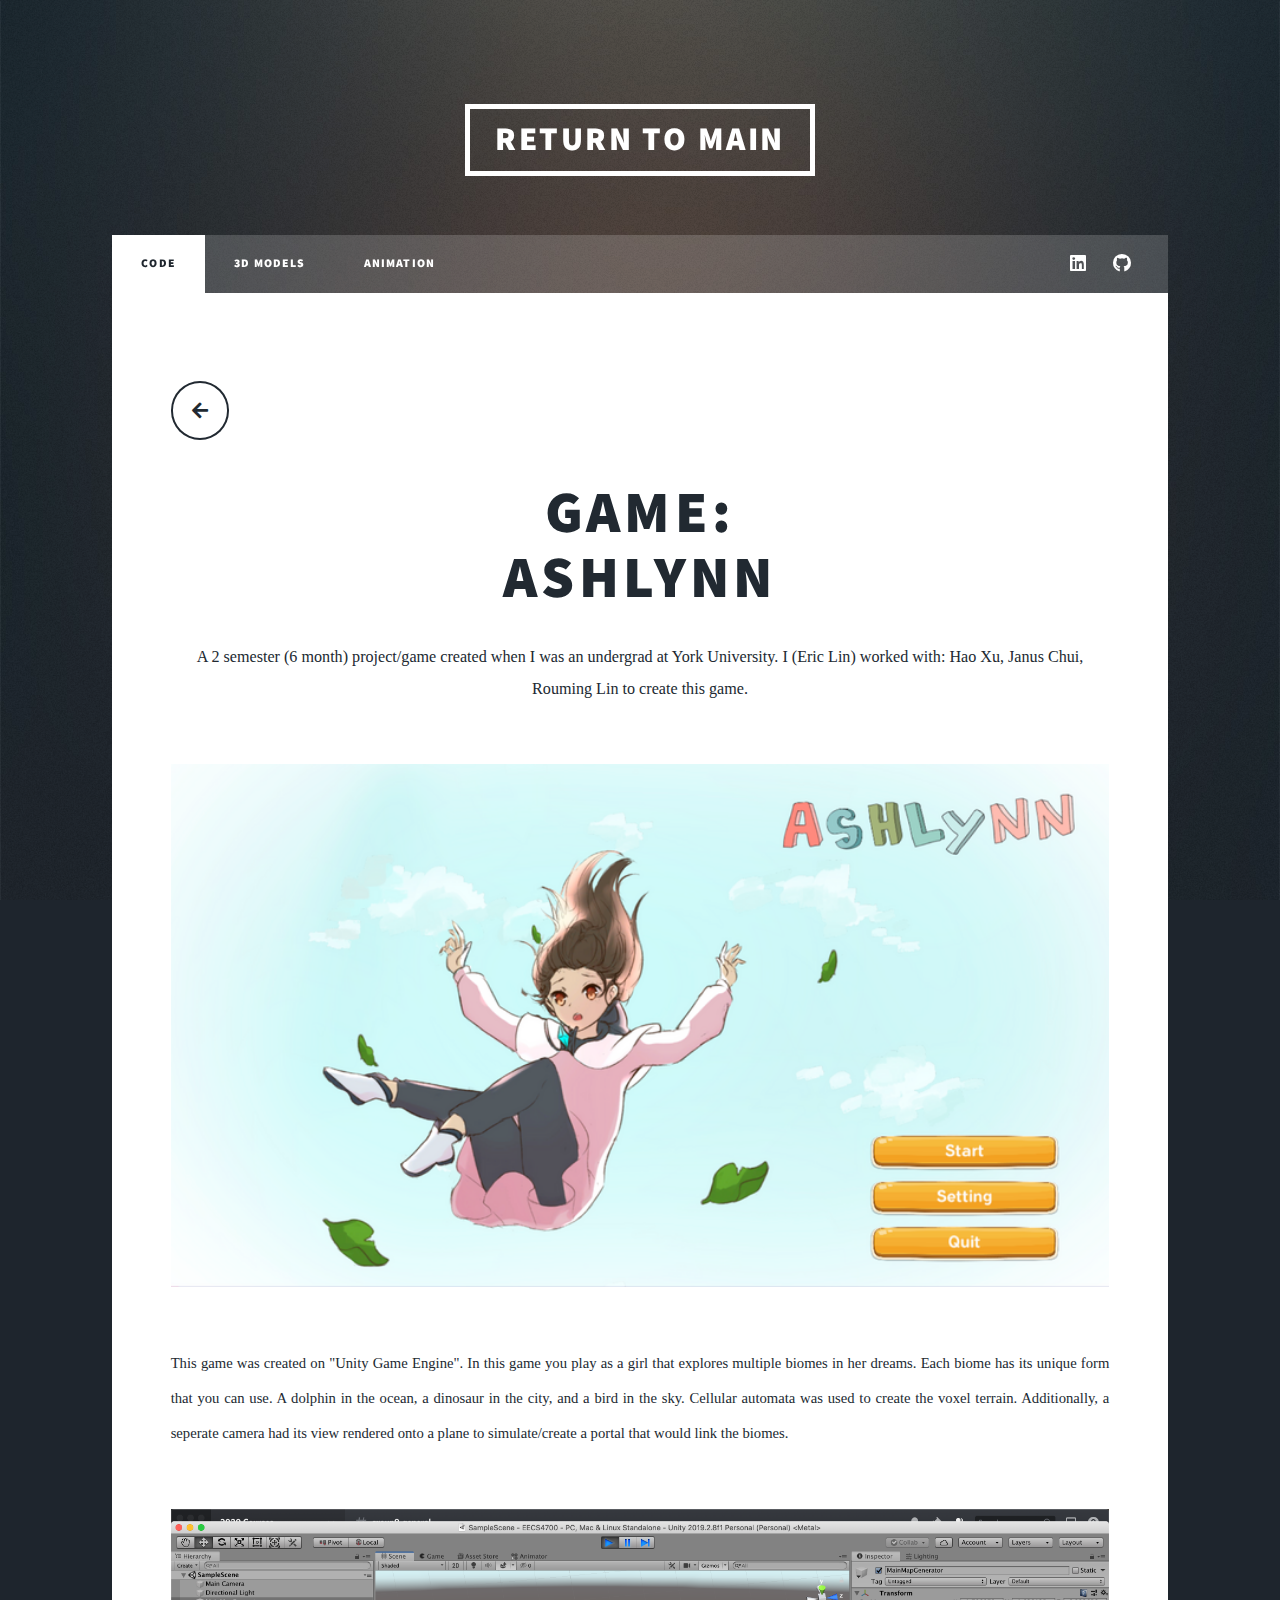
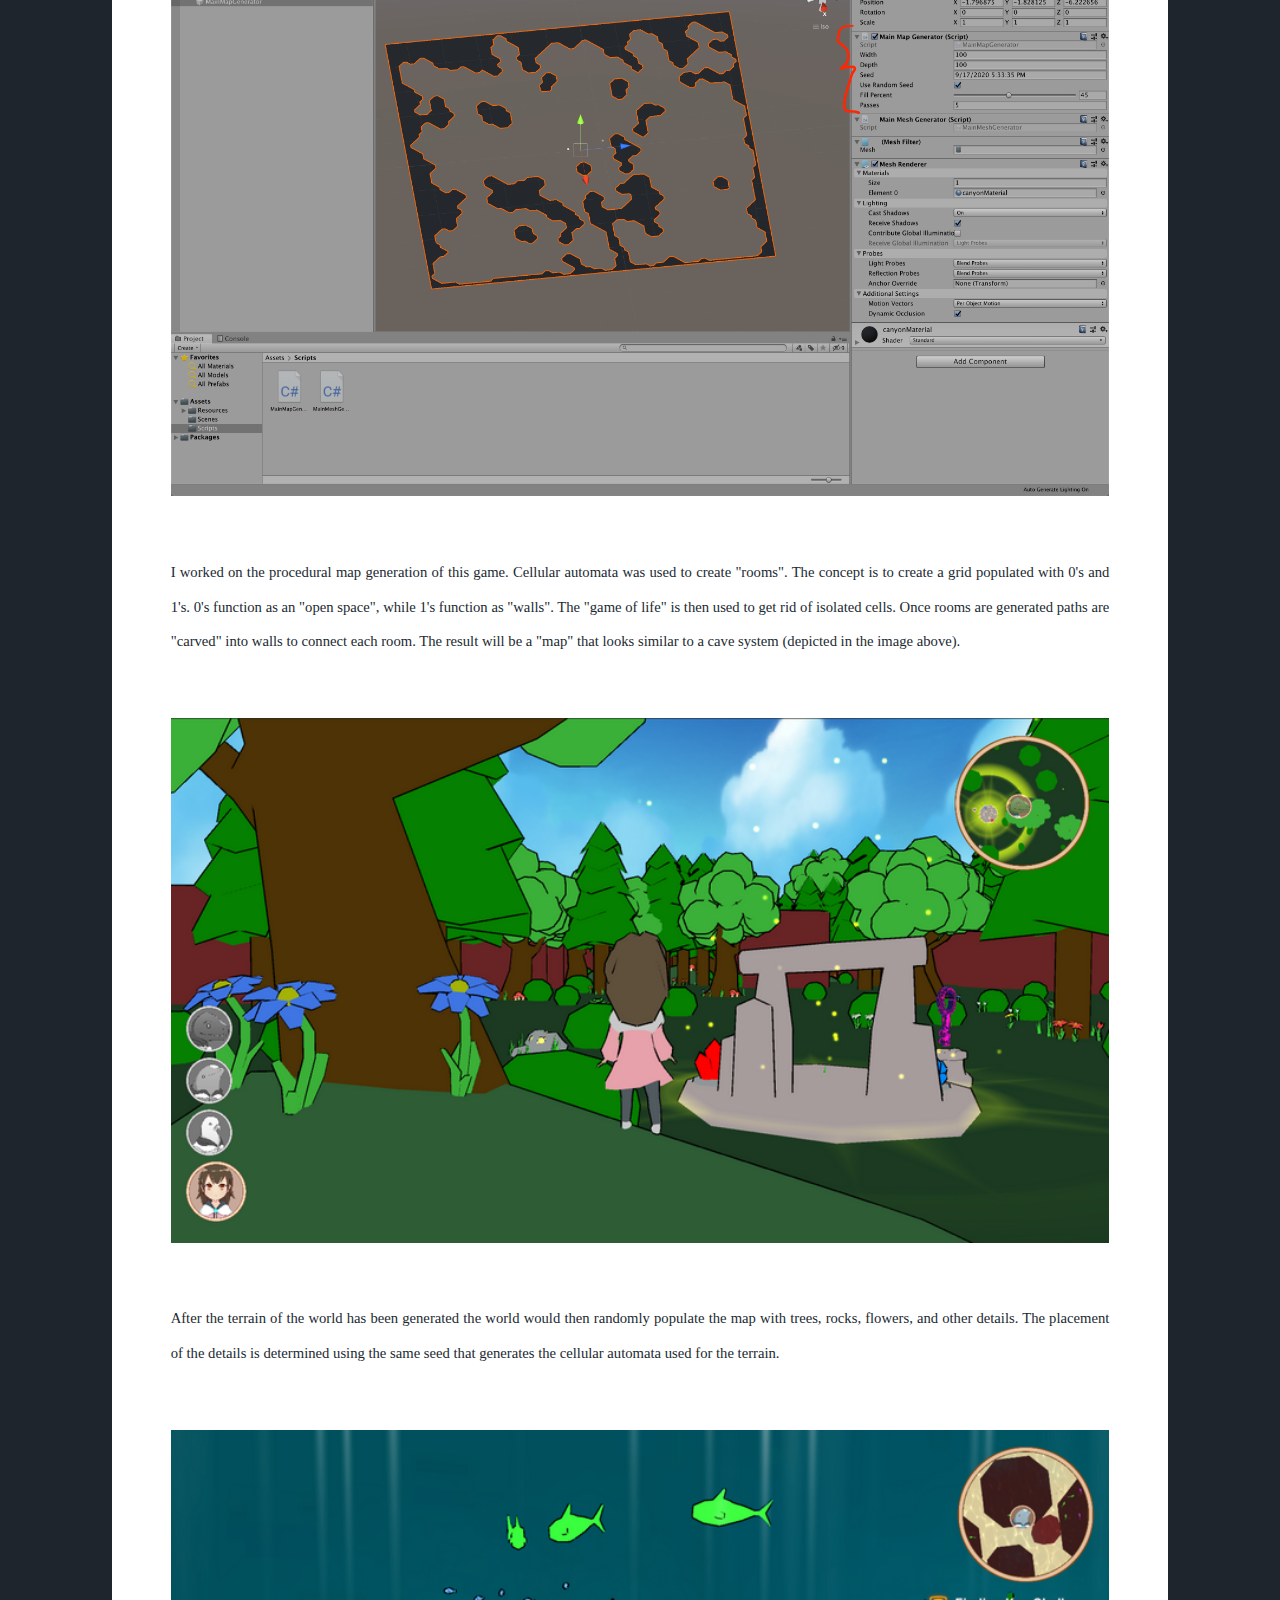
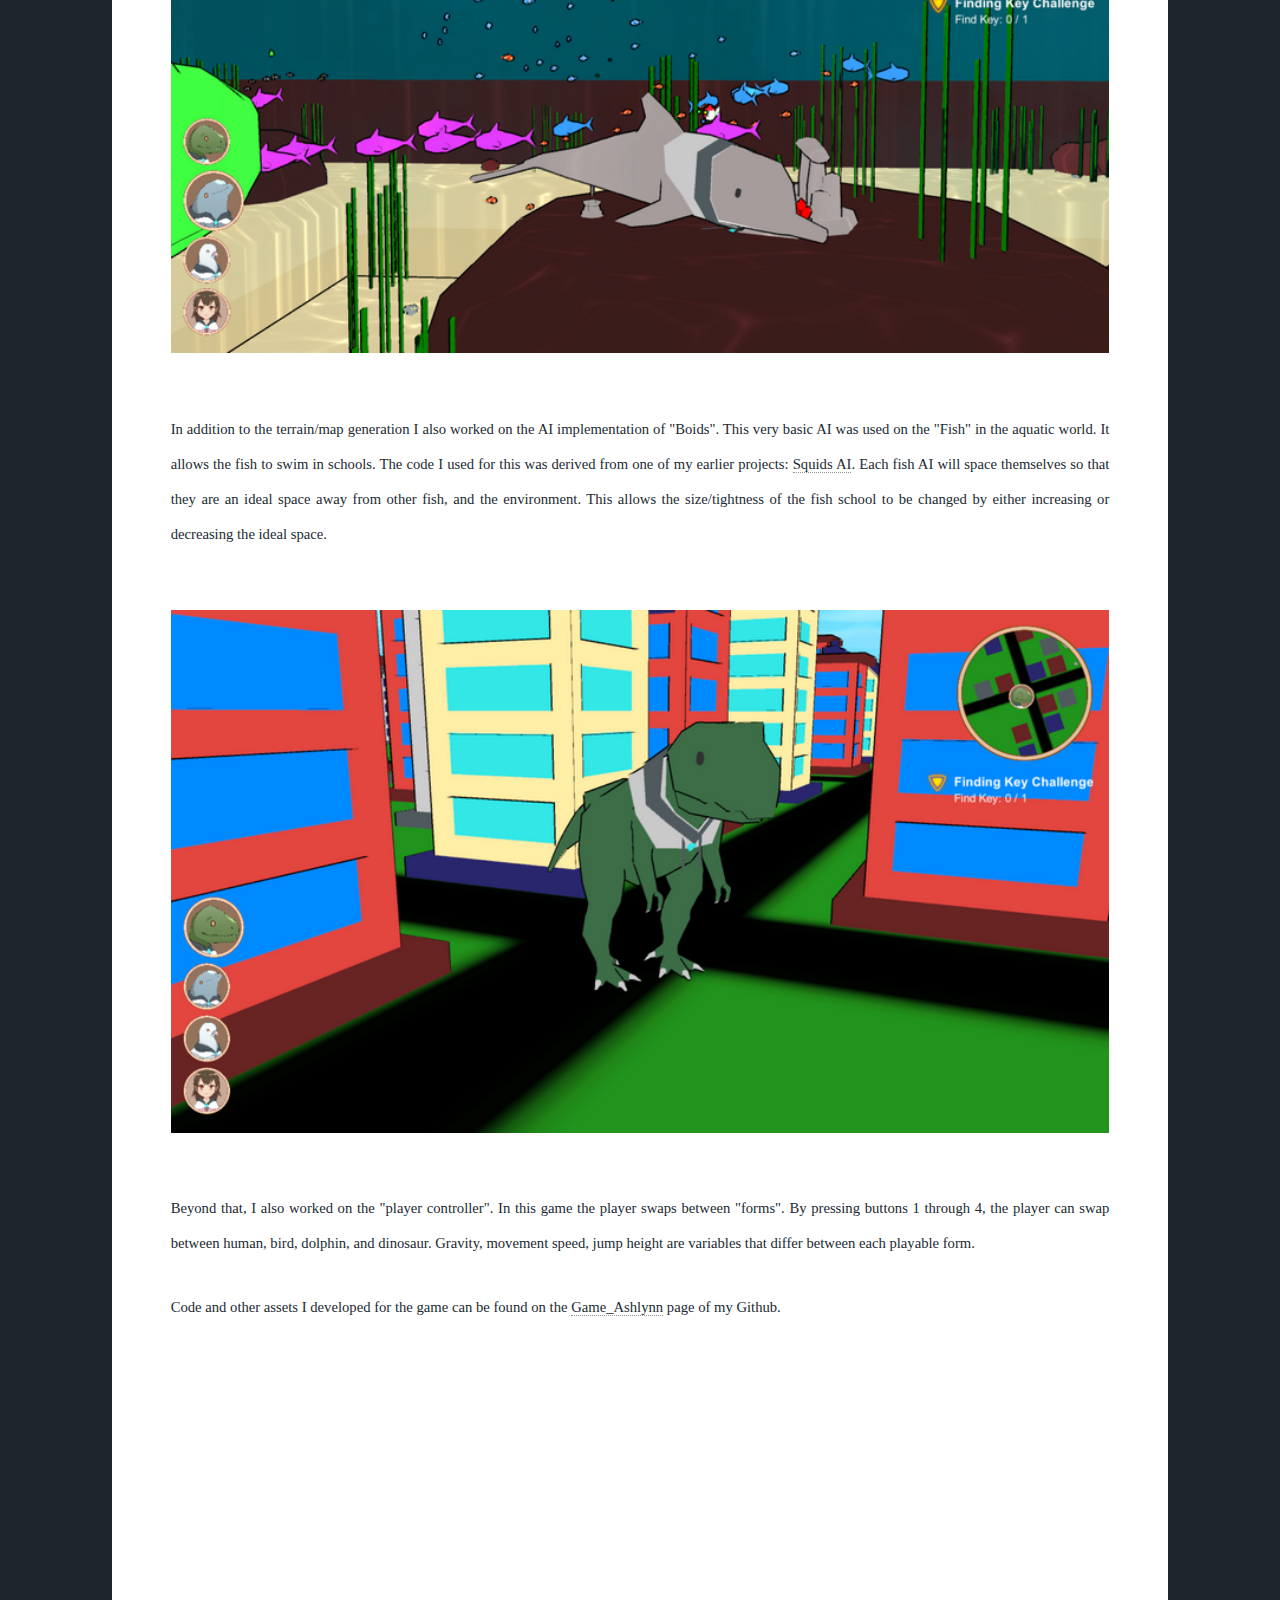
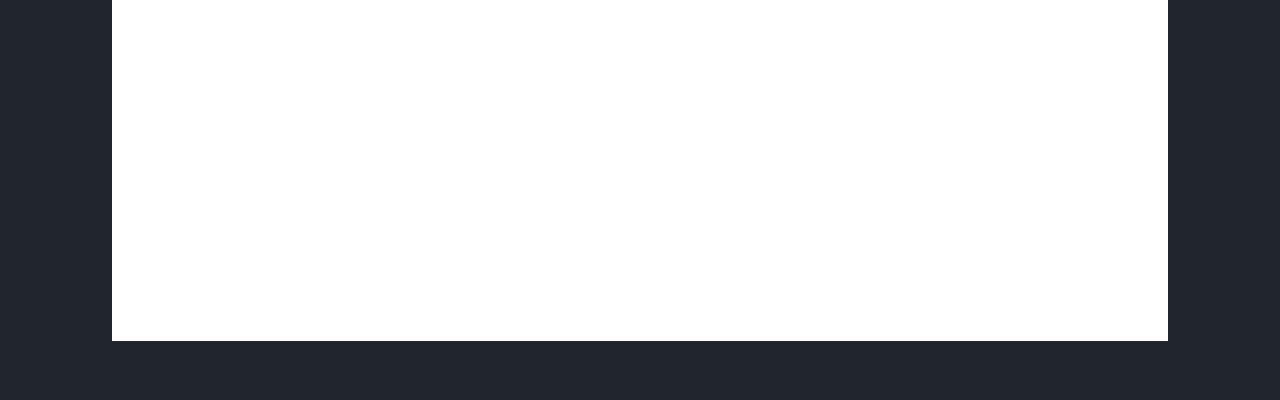
<file: Game_Ashlynn.html>
<!DOCTYPE HTML>
<!--
	Portolio
	Template from: html5up.net | @ajlkn
	Free for personal and commercial use under the CCA 3.0 license (html5up.net/license)
-->
<html>
	<head>
		<title>Game: Ashlynn</title>
		<meta charset="utf-8" />
		<meta name="viewport" content="width=device-width, initial-scale=1, user-scalable=no" />
		<link rel="stylesheet" href="assets/css/main.css" />
		<noscript><link rel="stylesheet" href="assets/css/noscript.css" /></noscript>
	</head>
	<body class="is-preload">

		<!-- Wrapper -->
        <div id="wrapper">

            <!-- Header -->
            <header id="header">
                <a href="index.html" class="logo">Return to Main</a>
            </header>

            <!-- Nav -->
            <nav id="nav">
                <ul class="links">
                    <li class="active"><a href="index.html">Code</a></li>
                    <li><a href="index2.html">3d Models</a></li>
                    <li><a href="index3.html">Animation</a></li>
                </ul>
                <ul class="icons">
                    <li><a href="https://linkedin.com/in/eric-lin-13771318b" target="blank" class="icon brands fa-linkedin"><span class="label">LinkedIn</span></a></li>
                    <li><a href="https://github.com/Eric-Repository" target="blank" class="icon brands fa-github"><span class="label">GitHub</span></a></li>
                </ul>
            </nav>

            <!-- Main -->
            <div id="main">

                <!-- Post -->
                <section class="post">
                    <header class="major">
                        <ul class="actions">
                            <li><a id="backButton" href="index.html" class="button icon solid solo fa-arrow-left scrolly">Continue</a></li>
                        </ul>
                        <h1>
                            Game:<br />
                            Ashlynn
                        </h1>
                        <p>A 2 semester (6 month) project/game created when I was an undergrad at York University. I (Eric Lin) worked with: Hao Xu, Janus Chui, Rouming Lin to create this game.<p />
                        <div class="image main"><img src="images/Game_Ashlynn/AshlynnCover.png" alt="Ashlynn game cover" /></div>
                    </header>
                    <p>This game was created on "Unity Game Engine". In this game you play as a girl that explores multiple biomes in her dreams. Each biome has its unique form that you can use. A dolphin in the ocean, a dinosaur in the city, and a bird in the sky. Cellular automata was used to create the voxel terrain. Additionally, a seperate camera had its view rendered onto a plane to simulate/create a portal that would link the biomes.</p>
                    <div class="image main"><img src="images/Game_Ashlynn/AshlynnCellularAutomataMap.png" alt="Cellular Automata Image" /></div>
                    <p>I worked on the procedural map generation of this game. Cellular automata was used to create "rooms". The concept is to create a grid populated with 0's and 1's. 0's function as an "open space", while 1's function as "walls". The "game of life" is then used to get rid of isolated cells. Once rooms are generated paths are "carved" into walls to connect each room. The result will be a "map" that looks similar to a cave system (depicted in the image above).</p>
                    <div class="image main"><img src="images/Game_Ashlynn/Ashlynn.png" alt="Procedural Map Image" /></div>
                    <p>After the terrain of the world has been generated the world would then randomly populate the map with trees, rocks, flowers, and other details. The placement of the details is determined using the same seed that generates the cellular automata used for the terrain.</p>
                    <div class="image main"><img src="images/Game_Ashlynn/AshlynnDolphin.png" alt="Fish School Boids Image" /></div>
                    <p>In addition to the terrain/map generation I also worked on the AI implementation of "Boids". This very basic AI was used on the "Fish" in the aquatic world. It allows the fish to swim in schools. The code I used for this was derived from one of my earlier projects: <a href="Project_SquidsAI.html">Squids AI</a>. Each fish AI will space themselves so that they are an ideal space away from other fish, and the environment. This allows the size/tightness of the fish school to be changed by either increasing or decreasing the ideal space.</p>
                    <div class="image main"><img src="images/Game_Ashlynn/AshlynnDino.png" alt="Fish School Boids Image" /></div>
                    <p>Beyond that, I also worked on the "player controller". In this game the player swaps between "forms". By pressing buttons 1 through 4, the player can swap between human, bird, dolphin, and dinosaur. Gravity, movement speed, jump height are variables that differ between each playable form.</p>
                    <p>Code and other assets I developed for the game can be found on the <a href="https://github.com/Eric-Repository/Game_Ashlynn">Game_Ashlynn</a> page of my Github.</p>
                    <div class="container">
                        <iframe class="responsive-iframe" src="https://www.youtube.com/embed/_pBElhuuCsU?si=-VWudaTo8RmXh-8m" title="YouTube video player" frameborder="0" allow="accelerometer; autoplay; clipboard-write; encrypted-media; gyroscope; picture-in-picture; web-share" referrerpolicy="strict-origin-when-cross-origin" allowfullscreen></iframe>
                    </div>
                </section>
            </div>
        </div>

			<!-- Footer -->
				<footer>
				</footer>

			<!-- Copyright -->
			<div id="copyright">
				<!-- <ul><li>&copy; Untitled</li><li>Design: <a href="https://html5up.net">HTML5 UP</a></li></ul> -->
			</div>

			<div id="backToTopButton"  title="Go to top"><a href = "#header" class = "button icon solid solo fa-arrow-up scrolly"></a></div>


		<!-- Scripts -->
			<script src="assets/js/jquery.min.js"></script>
			<script src="assets/js/jquery.scrollex.min.js"></script>
			<script src="assets/js/jquery.scrolly.min.js"></script>
			<script src="assets/js/browser.min.js"></script>
			<script src="assets/js/breakpoints.min.js"></script>
			<script src="assets/js/util.js"></script>
			<script src="assets/js/main.js"></script>
			<script src="assets/js/extra.js"></script>
			<script src="assets/js/backButton.js"></script>

	</body>
</html>
</file>
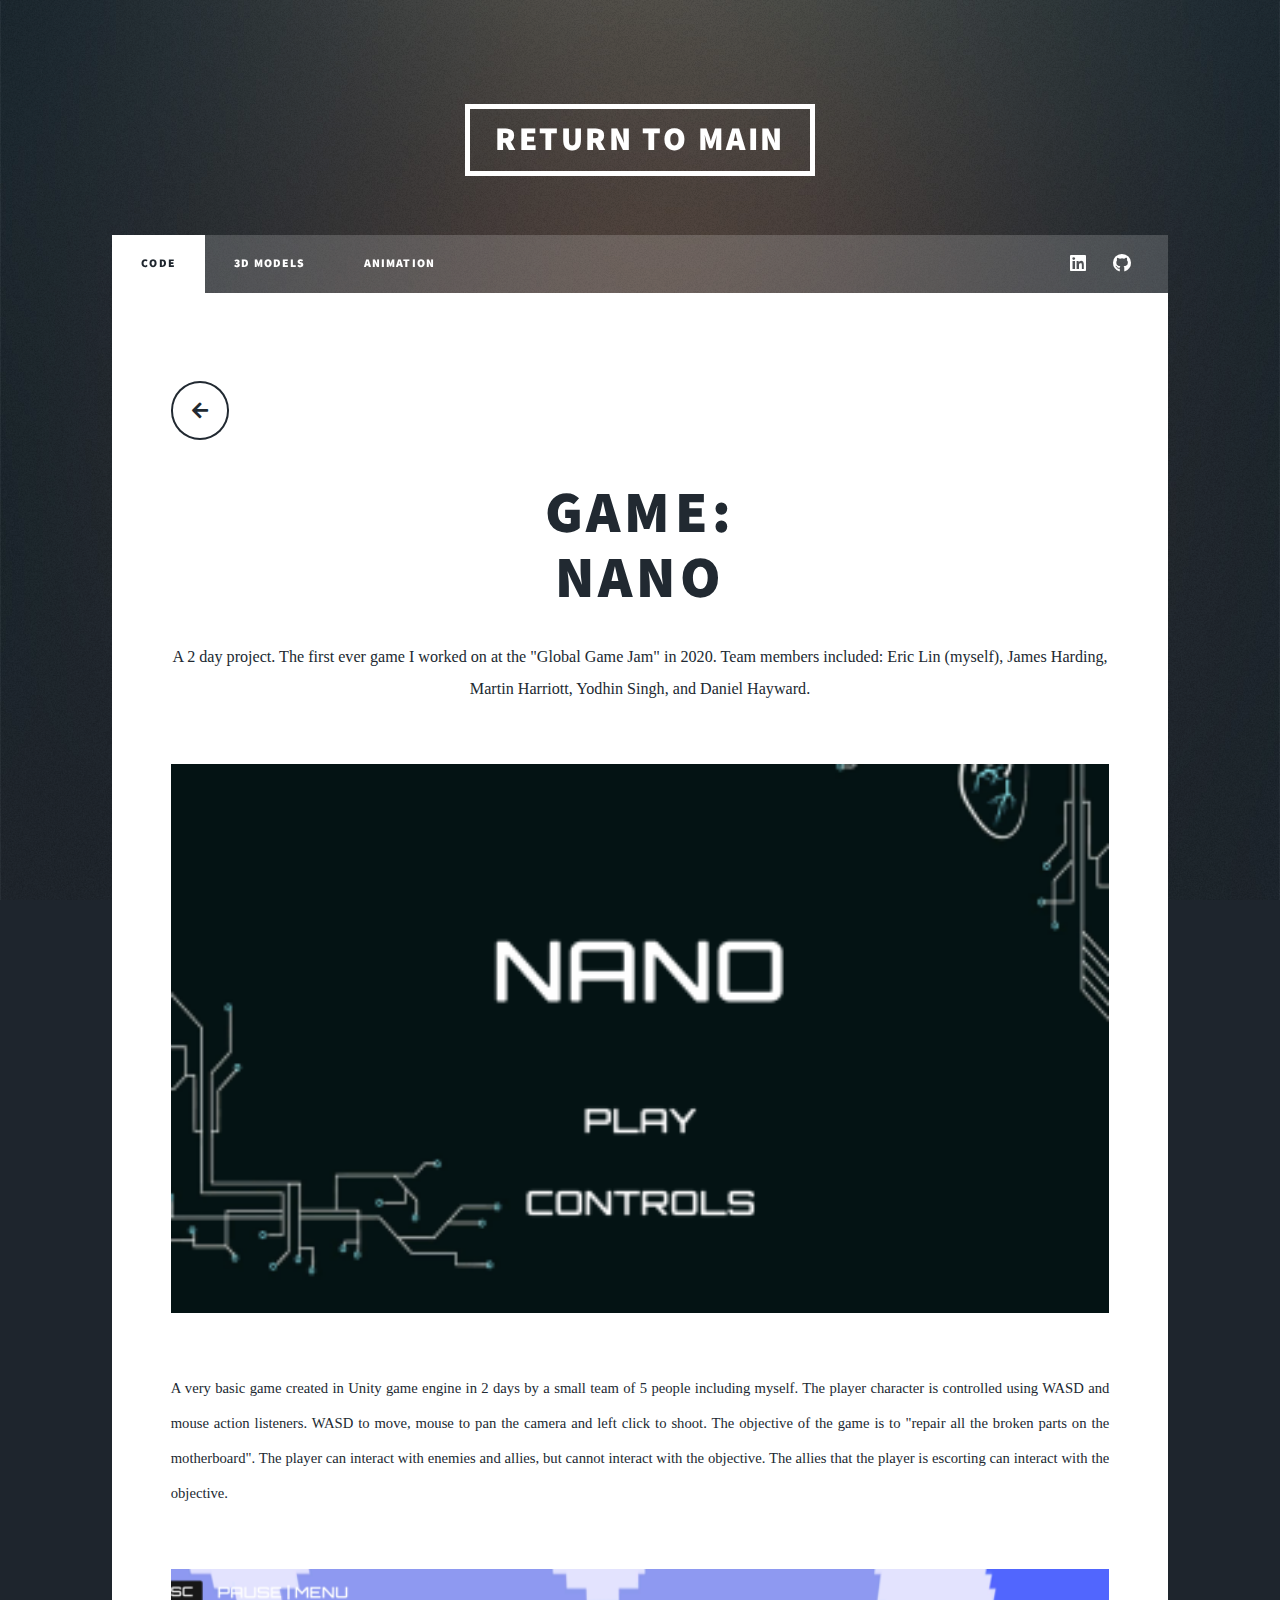
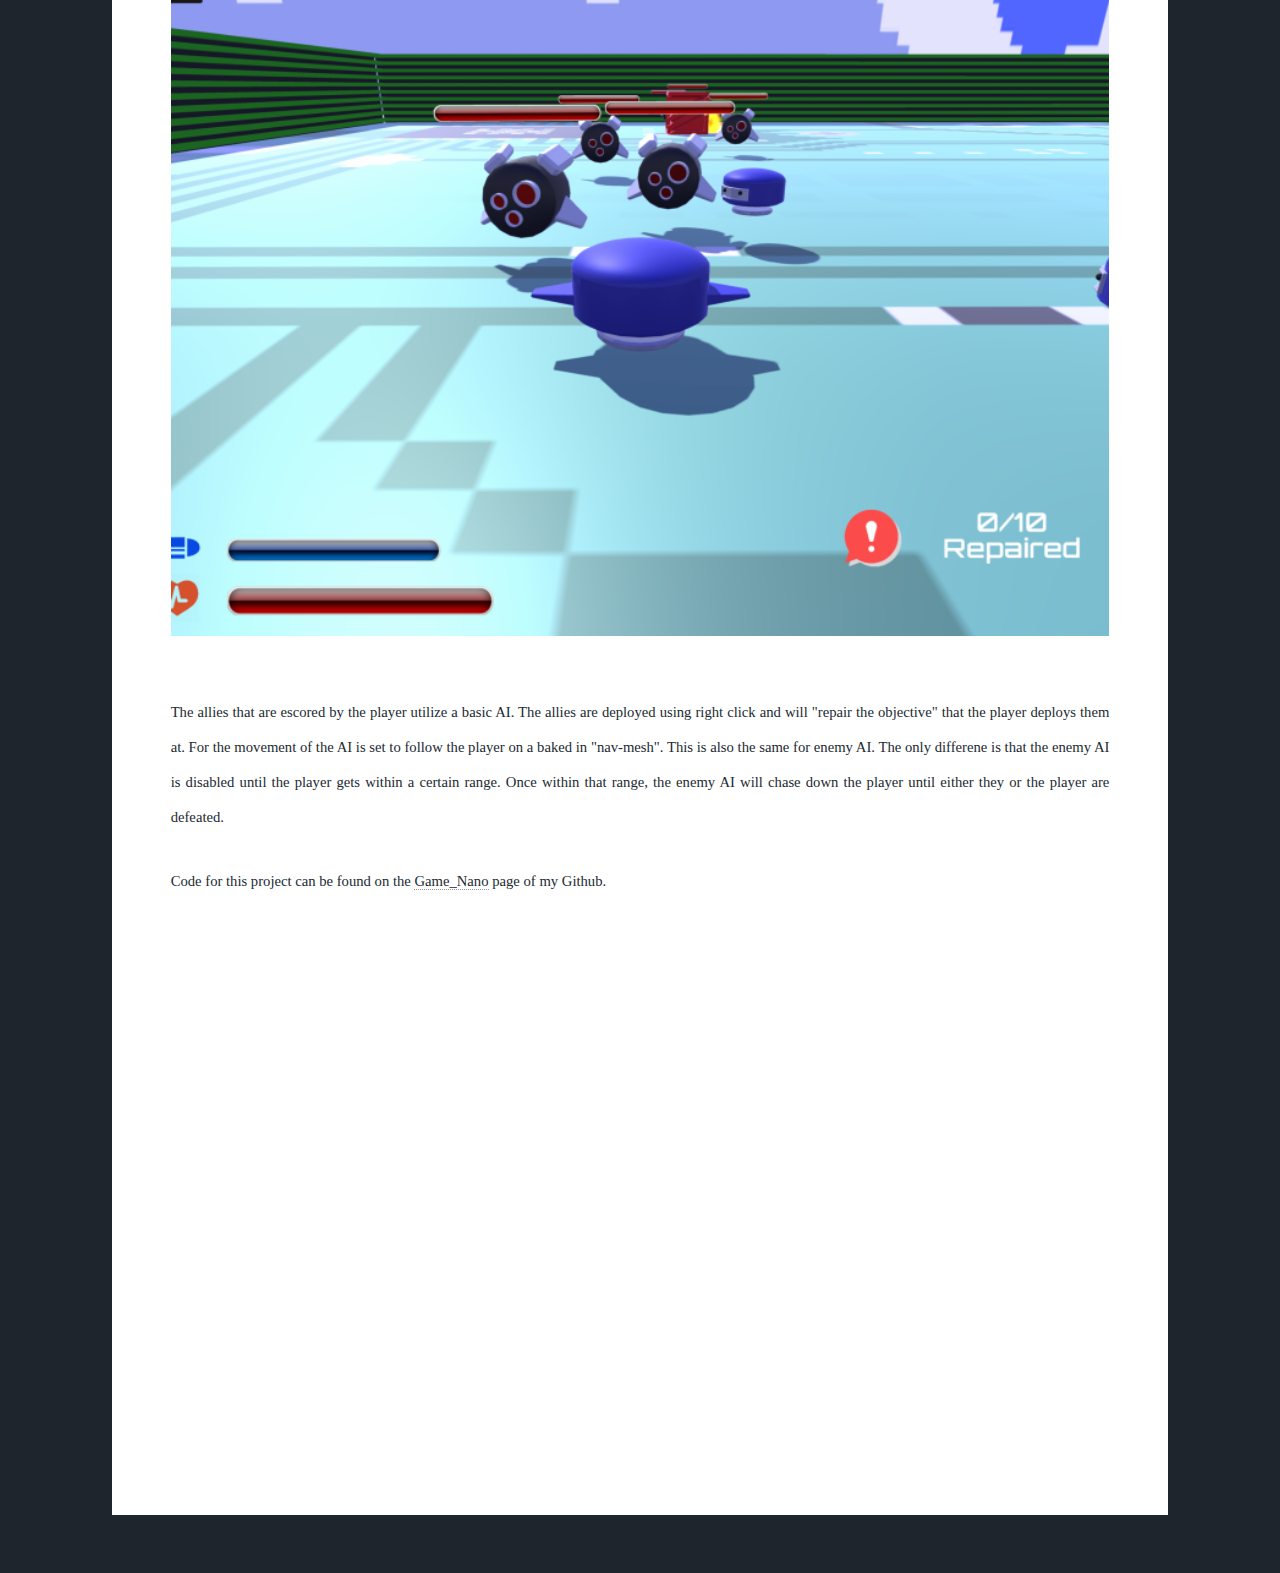
<file: Game_Nano.html>
﻿<!DOCTYPE HTML>
<!--
    Portfolio
    html5up.net | @ajlkn
    Free for personal and commercial use under the CCA 3.0 license (html5up.net/license)
-->
<html>
<head>
    <title>Game: Nano</title>
    <meta charset="utf-8" />
    <meta name="viewport" content="width=device-width, initial-scale=1, user-scalable=no" />
    <link rel="stylesheet" href="assets/css/main.css" />
    <noscript><link rel="stylesheet" href="assets/css/noscript.css" /></noscript>
</head>
<body class="is-preload">

    <!-- Wrapper -->
    <div id="wrapper">

        <!-- Header -->
        <header id="header">
            <a href="index.html" class="logo">Return to Main</a>
        </header>

        <!-- Nav -->
        <nav id="nav">
            <ul class="links">
                <li class="active"><a href="index.html">Code</a></li>
                <li><a href="index2.html">3d Models</a></li>
                <li><a href="index3.html">Animation</a></li>
            </ul>
            <ul class="icons">
                <li><a href="https://linkedin.com/in/eric-lin-13771318b" target="blank" class="icon brands fa-linkedin"><span class="label">LinkedIn</span></a></li>
                <li><a href="https://github.com/Eric-Repository" target="blank" class="icon brands fa-github"><span class="label">GitHub</span></a></li>
            </ul>
        </nav>

        <!-- Main -->
        <div id="main">

            <!-- Post -->
            <section class="post">
                <header class="major">
                    <ul class="actions">
                        <li><a id="backButton" href="index.html" class="button icon solid solo fa-arrow-left scrolly">Continue</a></li>
                    </ul>
                    <h1>
                        Game:<br />
                        Nano
                    </h1>
                    <p>A 2 day project. The first ever game I worked on at the "Global Game Jam" in 2020. Team members included: Eric Lin (myself), James Harding, Martin Harriott, Yodhin Singh, and Daniel Hayward.</p>
                </header>
                <div class="image main"><img src="images/Game_Nano/NanoCover.png" /></div>
                <p>A very basic game created in Unity game engine in 2 days by a small team of 5 people including myself. The player character is controlled using WASD and mouse action listeners. WASD to move, mouse to pan the camera and left click to shoot. The objective of the game is to "repair all the broken parts on the motherboard". The player can interact with enemies and allies, but cannot interact with the objective. The allies that the player is escorting can interact with the objective.</p>
                <div class="image main"><img src="images/Game_Nano/Nano.png" /></div>
                <p>The allies that are escored by the player utilize a basic AI. The allies are deployed using right click and will "repair the objective" that the player deploys them at. For the movement of the AI is set to follow the player on a baked in "nav-mesh". This is also the same for enemy AI. The only differene is that the enemy AI is disabled until the player gets within a certain range. Once within that range, the enemy AI will chase down the player until either they or the player are defeated.</p>
                <p>Code for this project can be found on the <a href="https://github.com/Eric-Repository/Game_Nano">Game_Nano</a> page of my Github.</p>
                <div class="container">
                    <iframe class="responsive-iframe" width="560" height="315" src="https://www.youtube.com/embed/jR4bVErmPMk?si=66TZJy5i96iu3mF0" title="YouTube video player" frameborder="0" allow="accelerometer; autoplay; clipboard-write; encrypted-media; gyroscope; picture-in-picture; web-share" referrerpolicy="strict-origin-when-cross-origin" allowfullscreen></iframe>
                </div>
            </section>

        </div>

        <!-- Footer -->
        <footer id="footer">
        </footer>

        <!-- Copyright -->
        <div id="copyright">
            <!-- <ul><li>&copy; Untitled</li><li>Design: <a href="https://html5up.net">HTML5 UP</a></li></ul> -->
        </div>
    </div>

    <div id="backToTopButton" title="Go to top"><a href="#header" class="button icon solid solo fa-arrow-up scrolly"></a></div>

    <!-- Scripts -->
    <script src="assets/js/jquery.min.js"></script>
    <script src="assets/js/jquery.scrollex.min.js"></script>
    <script src="assets/js/jquery.scrolly.min.js"></script>
    <script src="assets/js/browser.min.js"></script>
    <script src="assets/js/breakpoints.min.js"></script>
    <script src="assets/js/util.js"></script>
    <script src="assets/js/main.js"></script>
    <script src="assets/js/extra.js"></script>
    <script src="assets/js/backButton.js"></script>
</body>
</html>
</file>
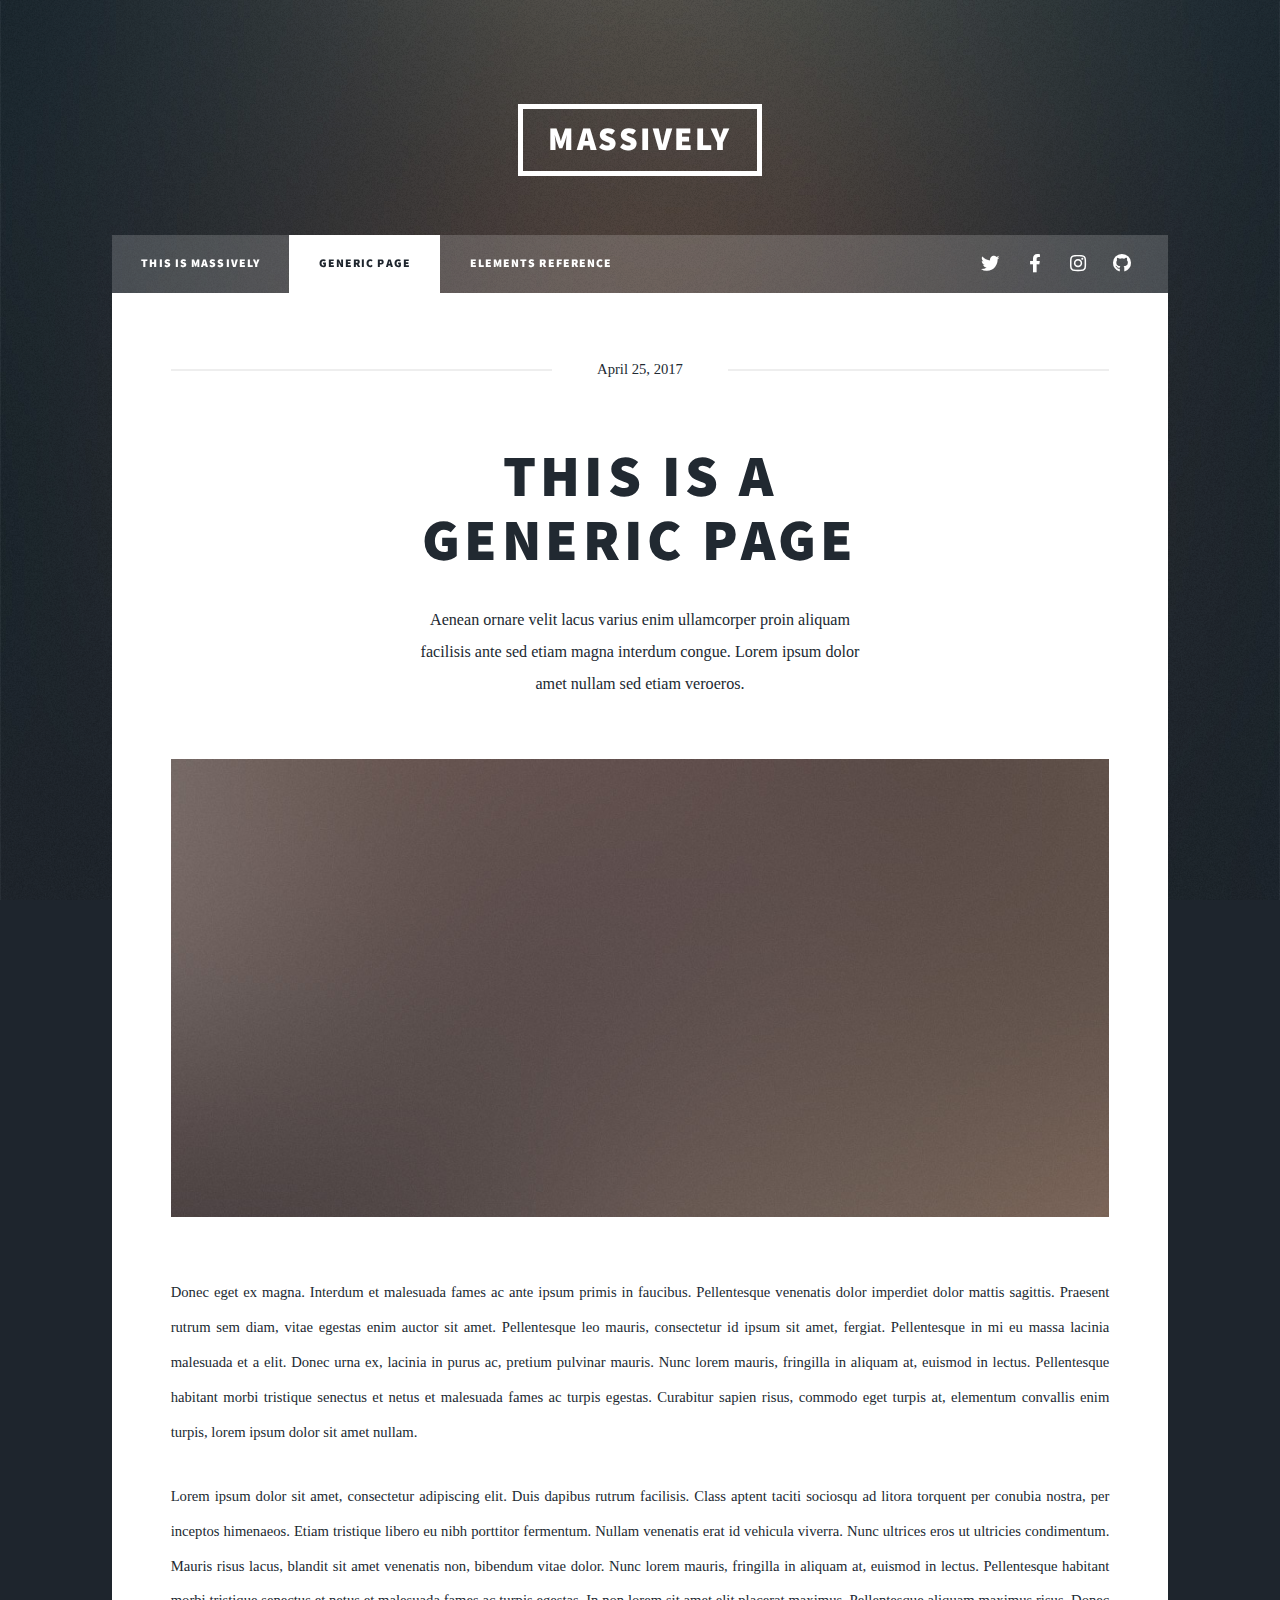
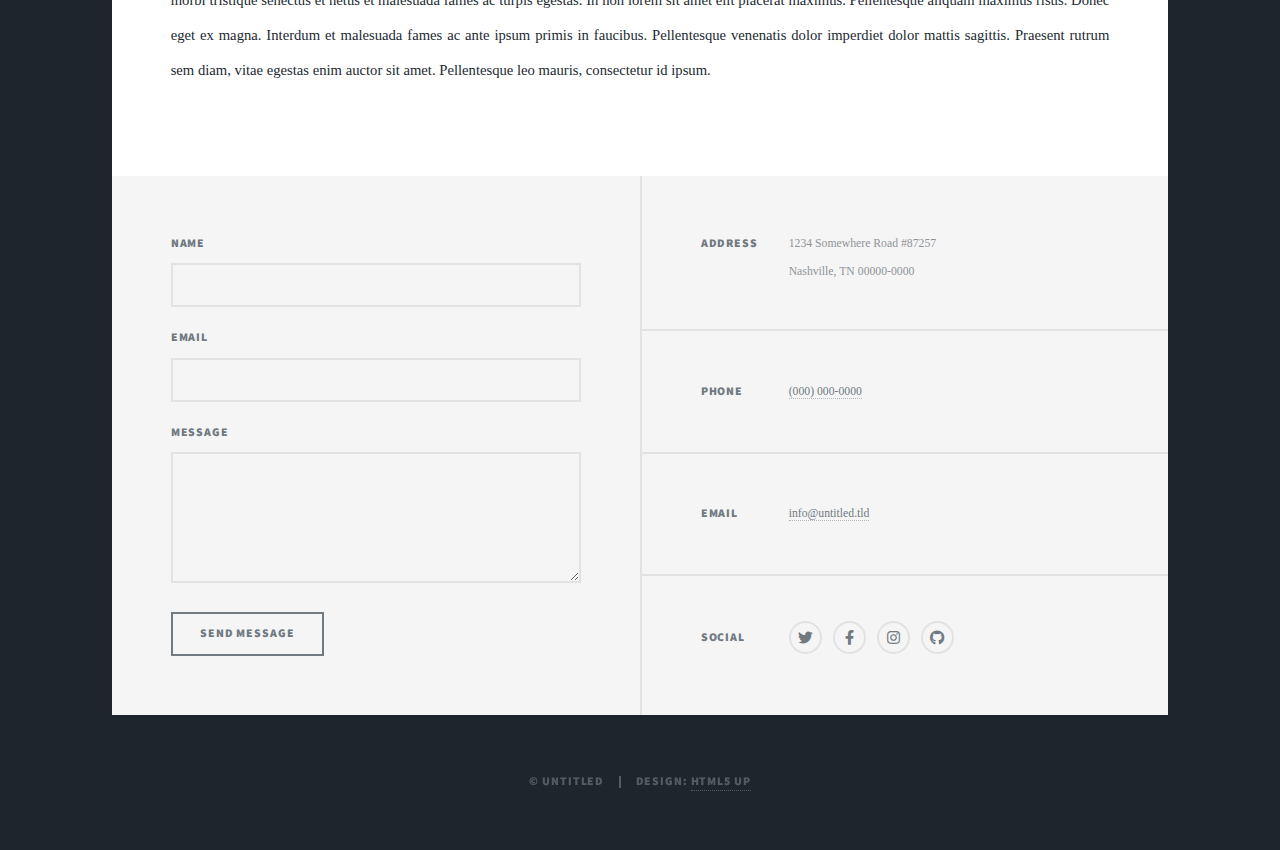
<file: generic.html>
<!DOCTYPE HTML>
<!--
	Massively by HTML5 UP
	html5up.net | @ajlkn
	Free for personal and commercial use under the CCA 3.0 license (html5up.net/license)
-->
<html>
	<head>
		<title>Generic Page - Massively by HTML5 UP</title>
		<meta charset="utf-8" />
		<meta name="viewport" content="width=device-width, initial-scale=1, user-scalable=no" />
		<link rel="stylesheet" href="assets/css/main.css" />
		<noscript><link rel="stylesheet" href="assets/css/noscript.css" /></noscript>
	</head>
	<body class="is-preload">

		<!-- Wrapper -->
			<div id="wrapper">

				<!-- Header -->
					<header id="header">
						<a href="index.html" class="logo">Massively</a>
					</header>

				<!-- Nav -->
					<nav id="nav">
						<ul class="links">
							<li><a href="index.html">This is Massively</a></li>
							<li class="active"><a href="generic.html">Generic Page</a></li>
							<li><a href="elements.html">Elements Reference</a></li>
						</ul>
						<ul class="icons">
							<li><a href="#" class="icon brands fa-twitter"><span class="label">Twitter</span></a></li>
							<li><a href="#" class="icon brands fa-facebook-f"><span class="label">Facebook</span></a></li>
							<li><a href="#" class="icon brands fa-instagram"><span class="label">Instagram</span></a></li>
							<li><a href="#" class="icon brands fa-github"><span class="label">GitHub</span></a></li>
						</ul>
					</nav>

				<!-- Main -->
					<div id="main">

						<!-- Post -->
							<section class="post">
								<header class="major">
									<span class="date">April 25, 2017</span>
									<h1>This is a<br />
									Generic Page</h1>
									<p>Aenean ornare velit lacus varius enim ullamcorper proin aliquam<br />
									facilisis ante sed etiam magna interdum congue. Lorem ipsum dolor<br />
									amet nullam sed etiam veroeros.</p>
								</header>
								<div class="image main"><img src="images/pic01.jpg" alt="" /></div>
								<p>Donec eget ex magna. Interdum et malesuada fames ac ante ipsum primis in faucibus. Pellentesque venenatis dolor imperdiet dolor mattis sagittis. Praesent rutrum sem diam, vitae egestas enim auctor sit amet. Pellentesque leo mauris, consectetur id ipsum sit amet, fergiat. Pellentesque in mi eu massa lacinia malesuada et a elit. Donec urna ex, lacinia in purus ac, pretium pulvinar mauris. Nunc lorem mauris, fringilla in aliquam at, euismod in lectus. Pellentesque habitant morbi tristique senectus et netus et malesuada fames ac turpis egestas. Curabitur sapien risus, commodo eget turpis at, elementum convallis enim turpis, lorem ipsum dolor sit amet nullam.</p>
								<p>Lorem ipsum dolor sit amet, consectetur adipiscing elit. Duis dapibus rutrum facilisis. Class aptent taciti sociosqu ad litora torquent per conubia nostra, per inceptos himenaeos. Etiam tristique libero eu nibh porttitor fermentum. Nullam venenatis erat id vehicula viverra. Nunc ultrices eros ut ultricies condimentum. Mauris risus lacus, blandit sit amet venenatis non, bibendum vitae dolor. Nunc lorem mauris, fringilla in aliquam at, euismod in lectus. Pellentesque habitant morbi tristique senectus et netus et malesuada fames ac turpis egestas. In non lorem sit amet elit placerat maximus. Pellentesque aliquam maximus risus. Donec eget ex magna. Interdum et malesuada fames ac ante ipsum primis in faucibus. Pellentesque venenatis dolor imperdiet dolor mattis sagittis. Praesent rutrum sem diam, vitae egestas enim auctor sit amet. Pellentesque leo mauris, consectetur id ipsum.</p>
							</section>

					</div>

				<!-- Footer -->
					<footer id="footer">
						<section>
							<form method="post" action="#">
								<div class="fields">
									<div class="field">
										<label for="name">Name</label>
										<input type="text" name="name" id="name" />
									</div>
									<div class="field">
										<label for="email">Email</label>
										<input type="text" name="email" id="email" />
									</div>
									<div class="field">
										<label for="message">Message</label>
										<textarea name="message" id="message" rows="3"></textarea>
									</div>
								</div>
								<ul class="actions">
									<li><input type="submit" value="Send Message" /></li>
								</ul>
							</form>
						</section>
						<section class="split contact">
							<section class="alt">
								<h3>Address</h3>
								<p>1234 Somewhere Road #87257<br />
								Nashville, TN 00000-0000</p>
							</section>
							<section>
								<h3>Phone</h3>
								<p><a href="#">(000) 000-0000</a></p>
							</section>
							<section>
								<h3>Email</h3>
								<p><a href="#">info@untitled.tld</a></p>
							</section>
							<section>
								<h3>Social</h3>
								<ul class="icons alt">
									<li><a href="#" class="icon brands alt fa-twitter"><span class="label">Twitter</span></a></li>
									<li><a href="#" class="icon brands alt fa-facebook-f"><span class="label">Facebook</span></a></li>
									<li><a href="#" class="icon brands alt fa-instagram"><span class="label">Instagram</span></a></li>
									<li><a href="#" class="icon brands alt fa-github"><span class="label">GitHub</span></a></li>
								</ul>
							</section>
						</section>
					</footer>

				<!-- Copyright -->
					<div id="copyright">
						<ul><li>&copy; Untitled</li><li>Design: <a href="https://html5up.net">HTML5 UP</a></li></ul>
					</div>

			</div>

		<!-- Scripts -->
			<script src="assets/js/jquery.min.js"></script>
			<script src="assets/js/jquery.scrollex.min.js"></script>
			<script src="assets/js/jquery.scrolly.min.js"></script>
			<script src="assets/js/browser.min.js"></script>
			<script src="assets/js/breakpoints.min.js"></script>
			<script src="assets/js/util.js"></script>
			<script src="assets/js/main.js"></script>

	</body>
</html>
</file>
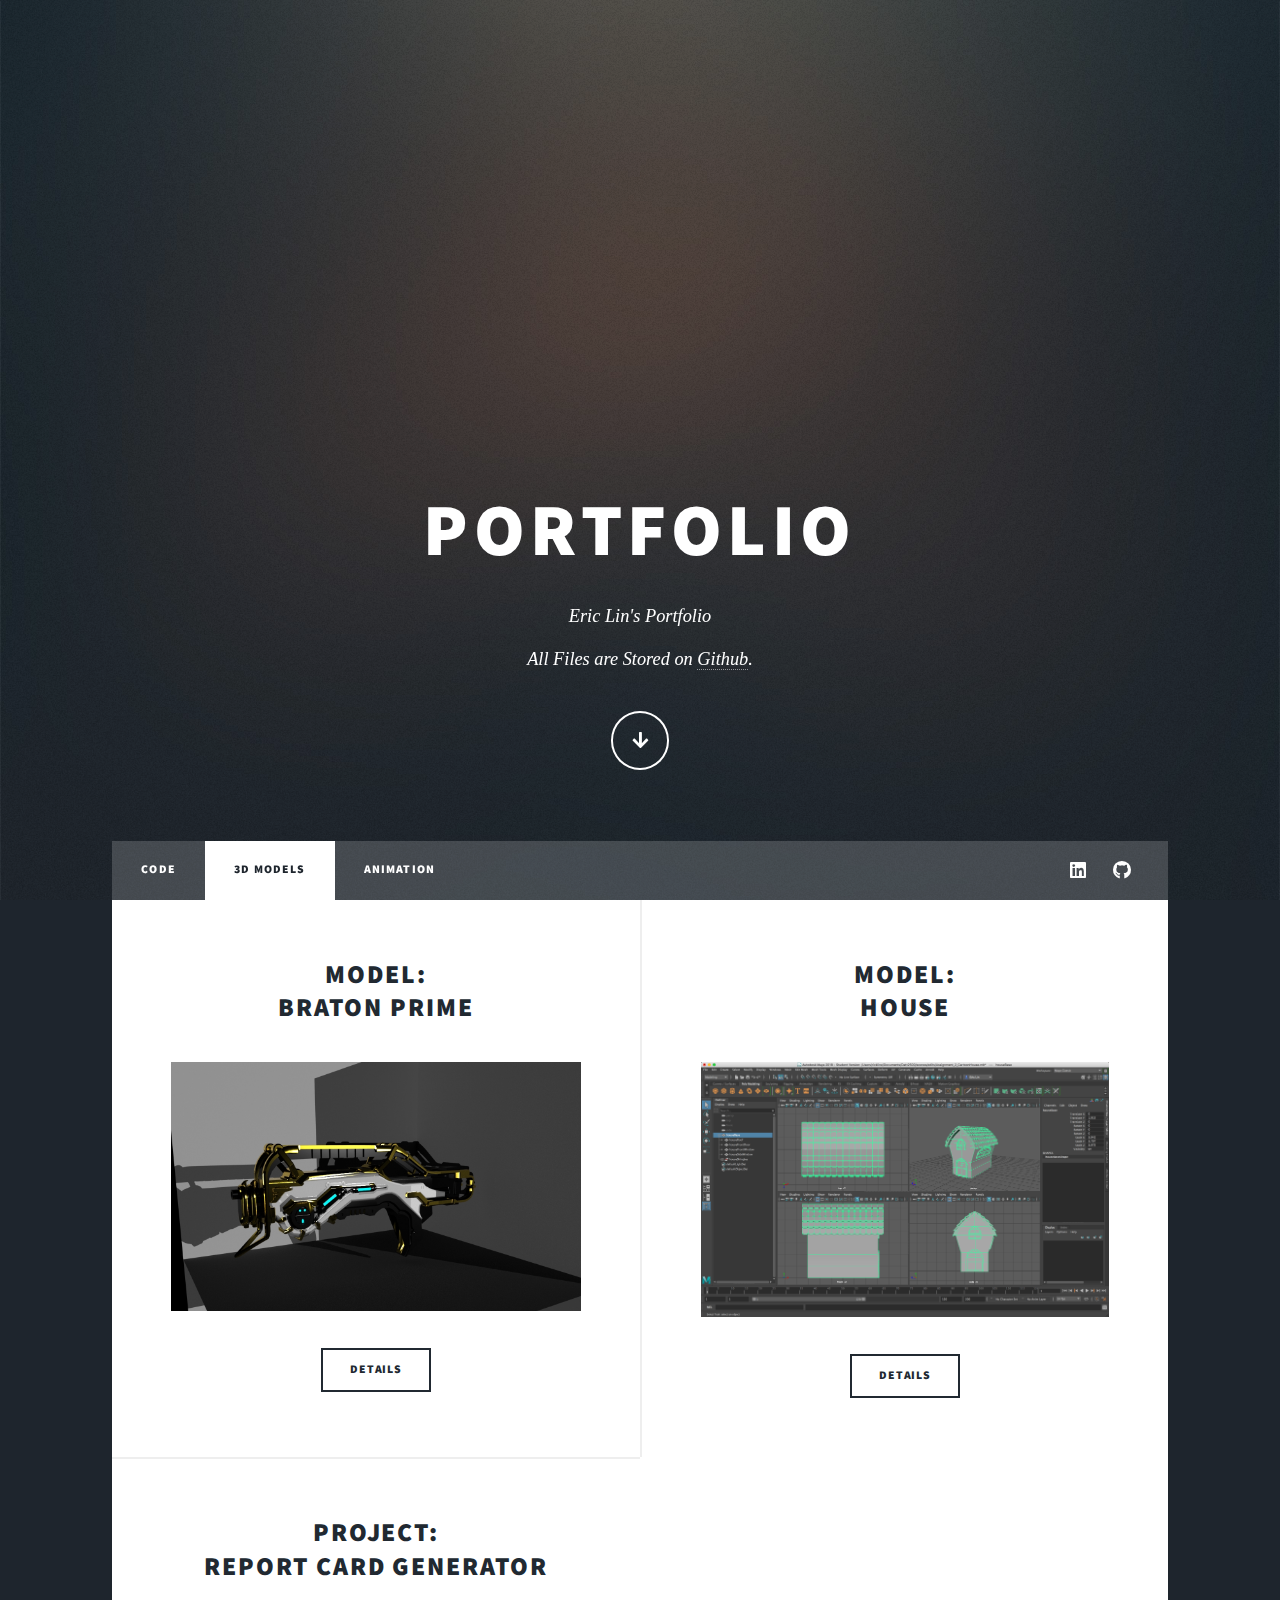
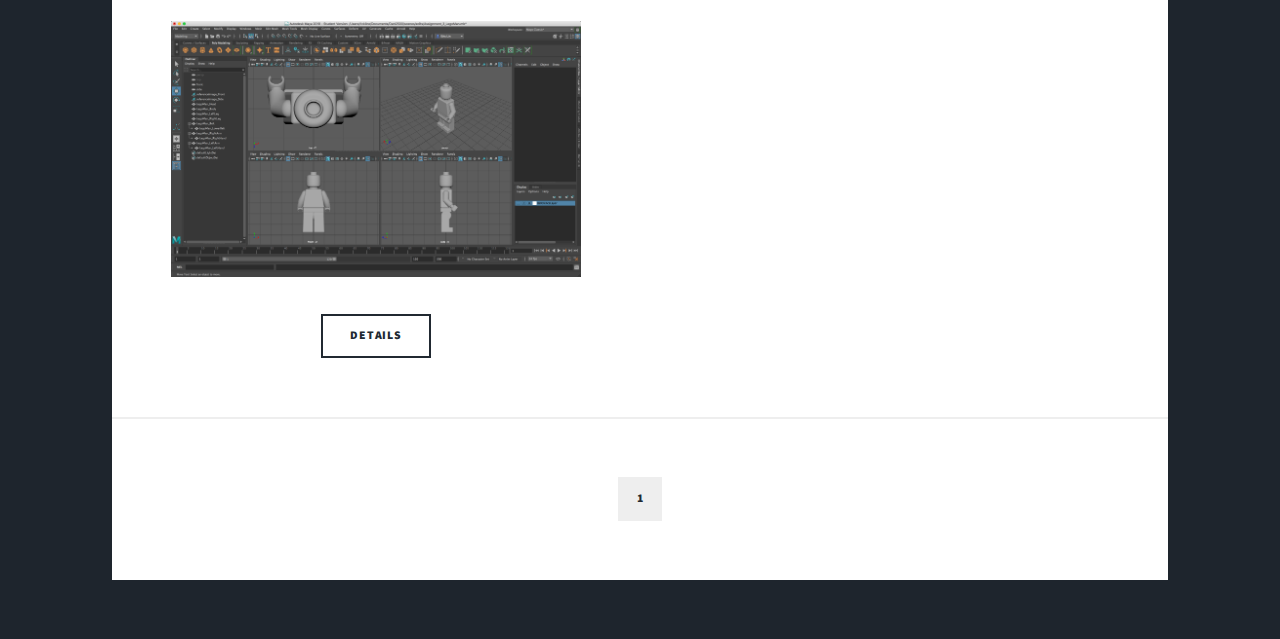
<file: index2.html>
<!DOCTYPE HTML>
<!--
	Portolio
	Template from: html5up.net | @ajlkn
	Free for personal and commercial use under the CCA 3.0 license (html5up.net/license)
-->
<html>
	<head>
		<title>Portfolio</title>
		<meta charset="utf-8" />
		<meta name="viewport" content="width=device-width, initial-scale=1, user-scalable=no" />
		<link rel="stylesheet" href="assets/css/main.css" />
		<noscript><link rel="stylesheet" href="assets/css/noscript.css" /></noscript>
	</head>
	<body class="is-preload">

		<!-- Wrapper -->
			<div id="wrapper" class="fade-in">

				<!-- Intro -->
					<div id="intro">
						<h1>Portfolio</h1>
						<p>Eric Lin's Portfolio<br />
						All Files are Stored on <a href="https://github.com/Eric-Repository" target="blank">Github</a>.</p>
						<ul class="actions">
							<li><a href="#header" class="button icon solid solo fa-arrow-down scrolly">Continue</a></li>
						</ul>
					</div>

				<!-- Header -->
					<header id="header">
						<a href="index.html" class="logo">Return to Main</a>
					</header>

				<!-- Nav -->
					<nav id="nav">
						<ul class="links">
							<li><a href="index.html">Code</a></li>
							<li class="active"><a href="index2.html">3d Models</a></li>
							<li><a href="index3.html">Animation</a></li>
						</ul>
						<ul class="icons">
							<li><a href="https://linkedin.com/in/eric-lin-13771318b" target="blank" class="icon brands fa-linkedin"><span class="label">LinkedIn</span></a></li>
							<li><a href="https://github.com/Eric-Repository" target="blank" class="icon brands fa-github"><span class="label">GitHub</span></a></li>
						</ul>
					</nav>

				<!-- Main -->
					<div id="main">
						<!-- Posts -->
							<section class="posts">
								<article>
									<header>
										<h2><a href="Model_Braton.html">Model:<br />
										Braton Prime</a></h2>
									</header>
									<a href="Model_Braton.html" class="image fit"><img src="images/Model_BratonPrime/Braton_Colour.jpg" alt="" /></a>
									<ul class="actions special">
										<li><a href="Model_Braton.html" class="button">Details</a></li>
									</ul>
								</article>
								<article>
									<header>
										<h2><a href="Model_House.html">Model:<br />
										House</a></h2>
									</header>
									<a href="Model_House.html" class="image fit"><img src="images/Model_Basic/Model_House.png" alt="" /></a>
									<ul class="actions special">
										<li><a href="Model_House.html" class="button">Details</a></li>
									</ul>
								</article>
								<article>
									<header>
										<h2><a href="Model_LegoPerson.html">Project:<br />
										Report Card Generator</a></h2>
									</header>
									<a href="Model_LegoPerson.html" class="image fit"><img src="images/Model_Basic/Model_LegoPerson.png" alt="" /></a>
									<ul class="actions special">
										<li><a href="Model_LegoPerson.html" class="button">Details</a></li>
									</ul>
								</article>
                                <!--
								<article>
									<header>
										<h2><a href="Project_PhylogeneticSelection.html">Project:<br />
										Phylogenetic Selection</a></h2>
									</header>
									<a href="Project_PhylogeneticSelection.html" class="image fit"><img src="images/Project_PhylogenSelect/PhylogenSelectCover.png" alt="" /></a>
                                    <p>A project started when I was an undergrad at York Univerisity. This project outlines very basic genetic code and how phylogenetic selection can allow for breeding of specific traits in rudimentary AI.</p>
									<ul class="actions special">
										<li><a href="Project_PhylogeneticSelection.html" class="button">Details</a></li>
									</ul>
								</article>
								<article>
									<header>
										<h2><a href="Project_GameOfLife.html">Project:<br />
										Game of Life</a></h2>
									</header>
									<a href="Project_GameOfLife.html" class="image fit"><img src="images/Project_GameOfLife/GameOfLifeCover.png" alt="" /></a>
									<p>A project started when I was an undergrad at York University. This project simulates "Conway's Game of Life" with small edits and additions made.</p>
									<ul class="actions special">
										<li><a href="Project_GameOfLife.html" class="button">Details</a></li>
									</ul>
								</article>
								<article>
									<header>
										<h2><a href="Game_Nano.html">Game:<br />
										Nano</a></h2>
									</header>
									<a href="Game_Nano.html" class="image fit"><img src="images/Game_Nano/NanoCover.png" alt="" /></a>
                                    <p>The first ever game I worked on at the "Global Game Jam" in 2020. Team members included: Eric Lin (myself), James Harding, Martin Harriott, Yodhin Singh, and Daniel Hayward.</p>
									<ul class="actions special">
										<li><a href="Game_Nano.html" class="button">Details</a></li>
									</ul>
								</article>-->
							</section>

						<!-- Footer -->
							<footer>
								<div class="pagination">
									<!--<a href="#" class="previous">Prev</a>-->
									<a href="#" class="page active">1</a>
									<!--<a href="#" class="page">2</a>
									<a href="#" class="page">3</a>
									<span class="extra">&hellip;</span>
									<a href="#" class="page">8</a>
									<a href="#" class="page">9</a>
									<a href="#" class="page">10</a>
									<a href="#" class="next">Next</a>-->
								</div>
							</footer>
					</div>
			</div>

			<!-- Copyright -->
			<div id="copyright">
				<!-- <ul><li>&copy; Untitled</li><li>Design: <a href="https://html5up.net">HTML5 UP</a></li></ul> -->
			</div>

			<div id="backToTopButton"  title="Go to top"><a href = "#header" class = "button icon solid solo fa-arrow-up scrolly"></a></div>

		<!-- Scripts -->
			<script src="assets/js/jquery.min.js"></script>
			<script src="assets/js/jquery.scrollex.min.js"></script>
			<script src="assets/js/jquery.scrolly.min.js"></script>
			<script src="assets/js/browser.min.js"></script>
			<script src="assets/js/breakpoints.min.js"></script>
			<script src="assets/js/util.js"></script>
			<script src="assets/js/main.js"></script>
			<script src="assets/js/extra.js"></script>
	</body>
</html>
</file>
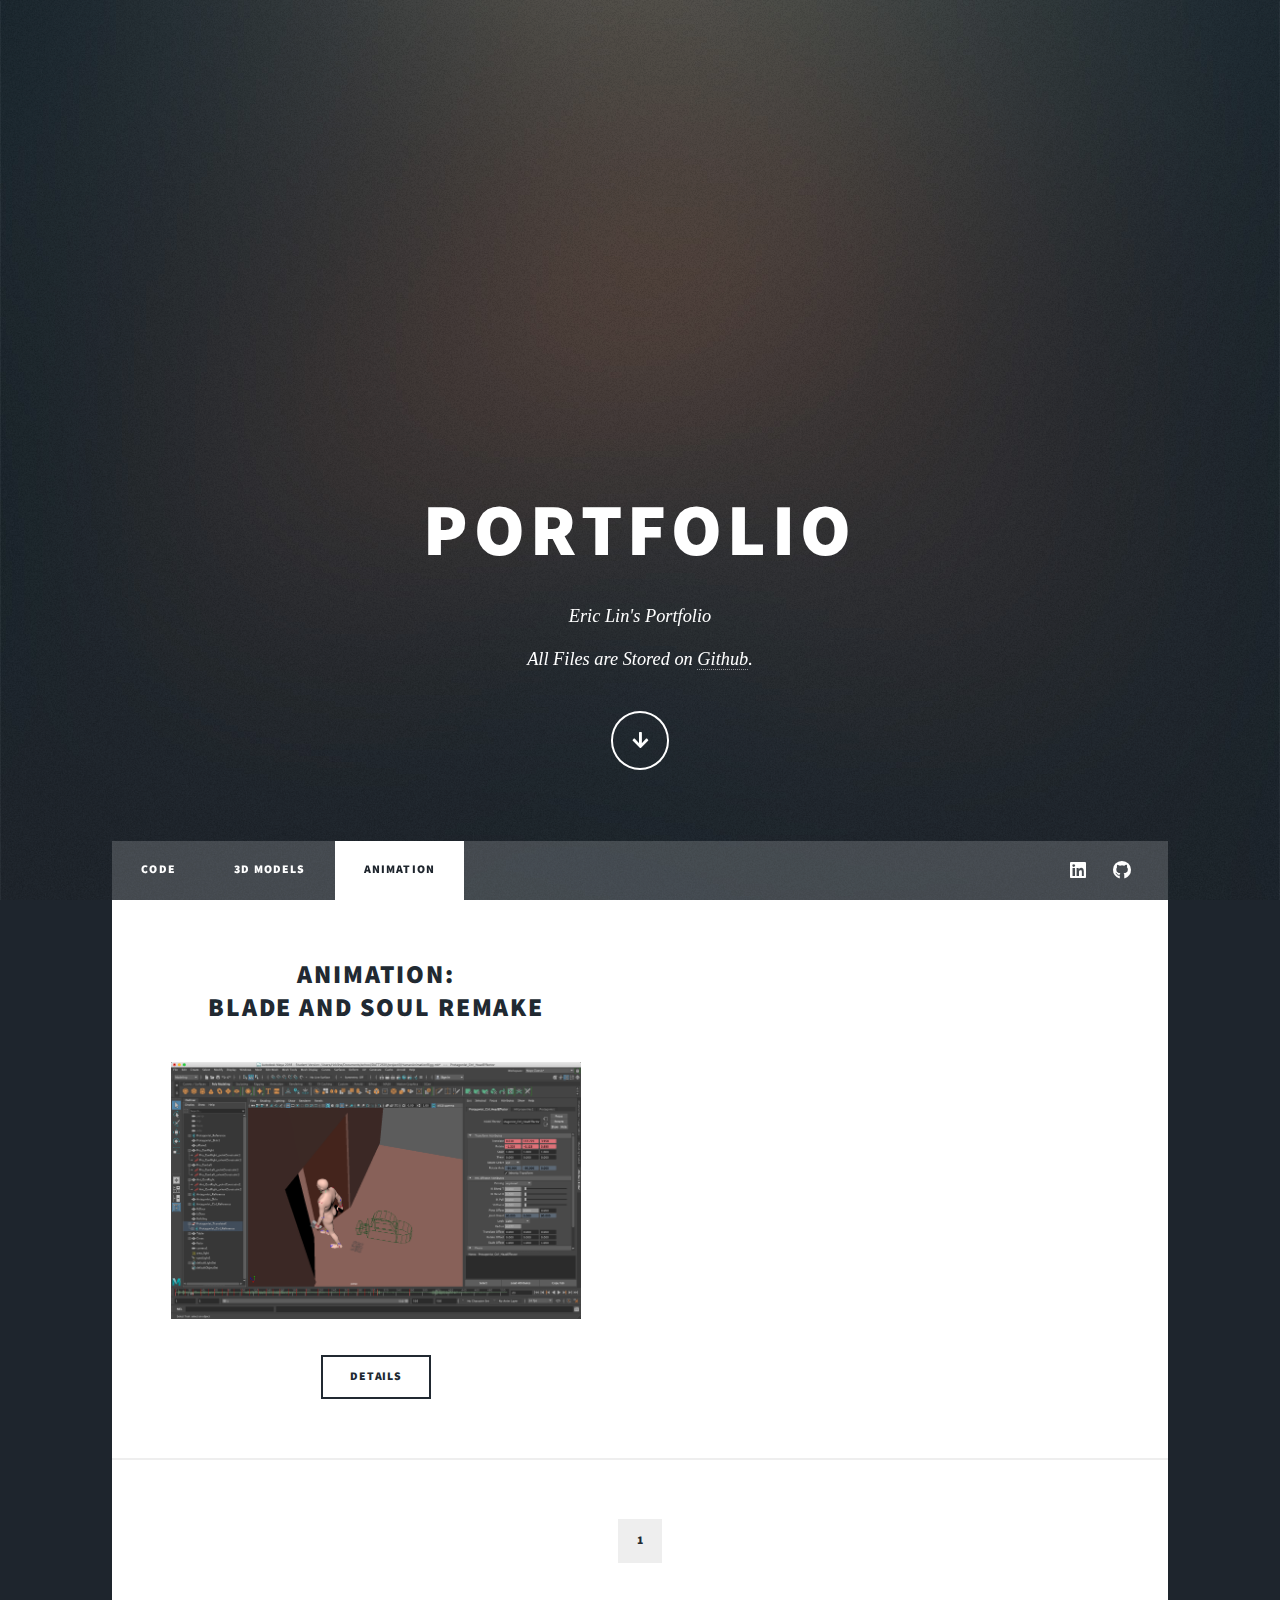
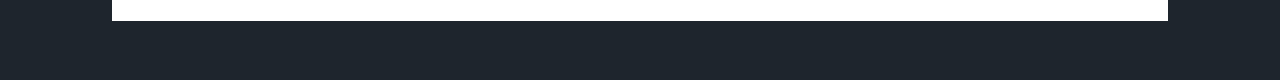
<file: index3.html>
<!DOCTYPE HTML>
<!--
	Portolio
	Template from: html5up.net | @ajlkn
	Free for personal and commercial use under the CCA 3.0 license (html5up.net/license)
-->
<html>
	<head>
		<title>Portfolio</title>
		<meta charset="utf-8" />
		<meta name="viewport" content="width=device-width, initial-scale=1, user-scalable=no" />
		<link rel="stylesheet" href="assets/css/main.css" />
		<noscript><link rel="stylesheet" href="assets/css/noscript.css" /></noscript>
	</head>
	<body class="is-preload">

		<!-- Wrapper -->
			<div id="wrapper" class="fade-in">

				<!-- Intro -->
					<div id="intro">
						<h1>Portfolio</h1>
						<p>Eric Lin's Portfolio<br />
						All Files are Stored on <a href="https://github.com/Eric-Repository" target="blank">Github</a>.</p>
						<ul class="actions">
							<li><a href="#header" class="button icon solid solo fa-arrow-down scrolly">Continue</a></li>
						</ul>
					</div>

				<!-- Header -->
					<header id="header">
						<a href="index.html" class="logo">Return to Main</a>
					</header>

				<!-- Nav -->
					<nav id="nav">
						<ul class="links">
							<li><a href="index.html">Code</a></li>
							<li><a href="index2.html">3d Models</a></li>
							<li class="active"><a href="index3.html">Animation</a></li>
						</ul>
						<ul class="icons">
							<li><a href="https://linkedin.com/in/eric-lin-13771318b" target="blank" class="icon brands fa-linkedin"><span class="label">LinkedIn</span></a></li>
							<li><a href="https://github.com/Eric-Repository" target="blank" class="icon brands fa-github"><span class="label">GitHub</span></a></li>
						</ul>
					</nav>

				<!-- Main -->
					<div id="main">
						<!-- Posts -->
							<section class="posts">
								<article>
									<header>
										<h2><a href="Animation_BnS.html">Animation:<br />
										Blade and Soul Remake</a></h2>
									</header>
									<a href="Animation_BnS.html" class="image fit"><img src="images/Animation_BnS/BnS_Cover.png" alt="" /></a>
									<ul class="actions special">
										<li><a href="Animation_BnS.html" class="button">Details</a></li>
									</ul>
								</article>
                                <!--
								<article>
									<header>
										<h2><a href="Model_House.html">Model:<br />
										House</a></h2>
									</header>
									<a href="Model_House.html" class="image fit"><img src="images/Model_Basic/Model_House.png" alt="" /></a>
									<ul class="actions special">
										<li><a href="Model_House.html" class="button">Details</a></li>
									</ul>
								</article>
								<article>
									<header>
										<h2><a href="Model_LegoPerson.html">Project:<br />
										Report Card Generator</a></h2>
									</header>
									<a href="Model_LegoPerson.html" class="image fit"><img src="images/Model_Basic/Model_LegoPerson.png" alt="" /></a>
									<ul class="actions special">
										<li><a href="Model_LegoPerson.html" class="button">Details</a></li>
									</ul>
								</article>
								<article>
									<header>
										<h2><a href="Project_PhylogeneticSelection.html">Project:<br />
										Phylogenetic Selection</a></h2>
									</header>
									<a href="Project_PhylogeneticSelection.html" class="image fit"><img src="images/Project_PhylogenSelect/PhylogenSelectCover.png" alt="" /></a>
                                    <p>A project started when I was an undergrad at York Univerisity. This project outlines very basic genetic code and how phylogenetic selection can allow for breeding of specific traits in rudimentary AI.</p>
									<ul class="actions special">
										<li><a href="Project_PhylogeneticSelection.html" class="button">Details</a></li>
									</ul>
								</article>
								<article>
									<header>
										<h2><a href="Project_GameOfLife.html">Project:<br />
										Game of Life</a></h2>
									</header>
									<a href="Project_GameOfLife.html" class="image fit"><img src="images/Project_GameOfLife/GameOfLifeCover.png" alt="" /></a>
									<p>A project started when I was an undergrad at York University. This project simulates "Conway's Game of Life" with small edits and additions made.</p>
									<ul class="actions special">
										<li><a href="Project_GameOfLife.html" class="button">Details</a></li>
									</ul>
								</article>
								<article>
									<header>
										<h2><a href="Game_Nano.html">Game:<br />
										Nano</a></h2>
									</header>
									<a href="Game_Nano.html" class="image fit"><img src="images/Game_Nano/NanoCover.png" alt="" /></a>
                                    <p>The first ever game I worked on at the "Global Game Jam" in 2020. Team members included: Eric Lin (myself), James Harding, Martin Harriott, Yodhin Singh, and Daniel Hayward.</p>
									<ul class="actions special">
										<li><a href="Game_Nano.html" class="button">Details</a></li>
									</ul>
								</article>-->
							</section>

						<!-- Footer -->
							<footer>
								<div class="pagination">
									<!--<a href="#" class="previous">Prev</a>-->
									<a href="#" class="page active">1</a>
									<!--<a href="#" class="page">2</a>
									<a href="#" class="page">3</a>
									<span class="extra">&hellip;</span>
									<a href="#" class="page">8</a>
									<a href="#" class="page">9</a>
									<a href="#" class="page">10</a>
									<a href="#" class="next">Next</a>-->
								</div>
							</footer>
					</div>
			</div>

			<!-- Copyright -->
			<div id="copyright">
				<!-- <ul><li>&copy; Untitled</li><li>Design: <a href="https://html5up.net">HTML5 UP</a></li></ul> -->
			</div>

			<div id="backToTopButton"  title="Go to top"><a href = "#header" class = "button icon solid solo fa-arrow-up scrolly"></a></div>

		<!-- Scripts -->
			<script src="assets/js/jquery.min.js"></script>
			<script src="assets/js/jquery.scrollex.min.js"></script>
			<script src="assets/js/jquery.scrolly.min.js"></script>
			<script src="assets/js/browser.min.js"></script>
			<script src="assets/js/breakpoints.min.js"></script>
			<script src="assets/js/util.js"></script>
			<script src="assets/js/main.js"></script>
			<script src="assets/js/extra.js"></script>
	</body>
</html>
</file>
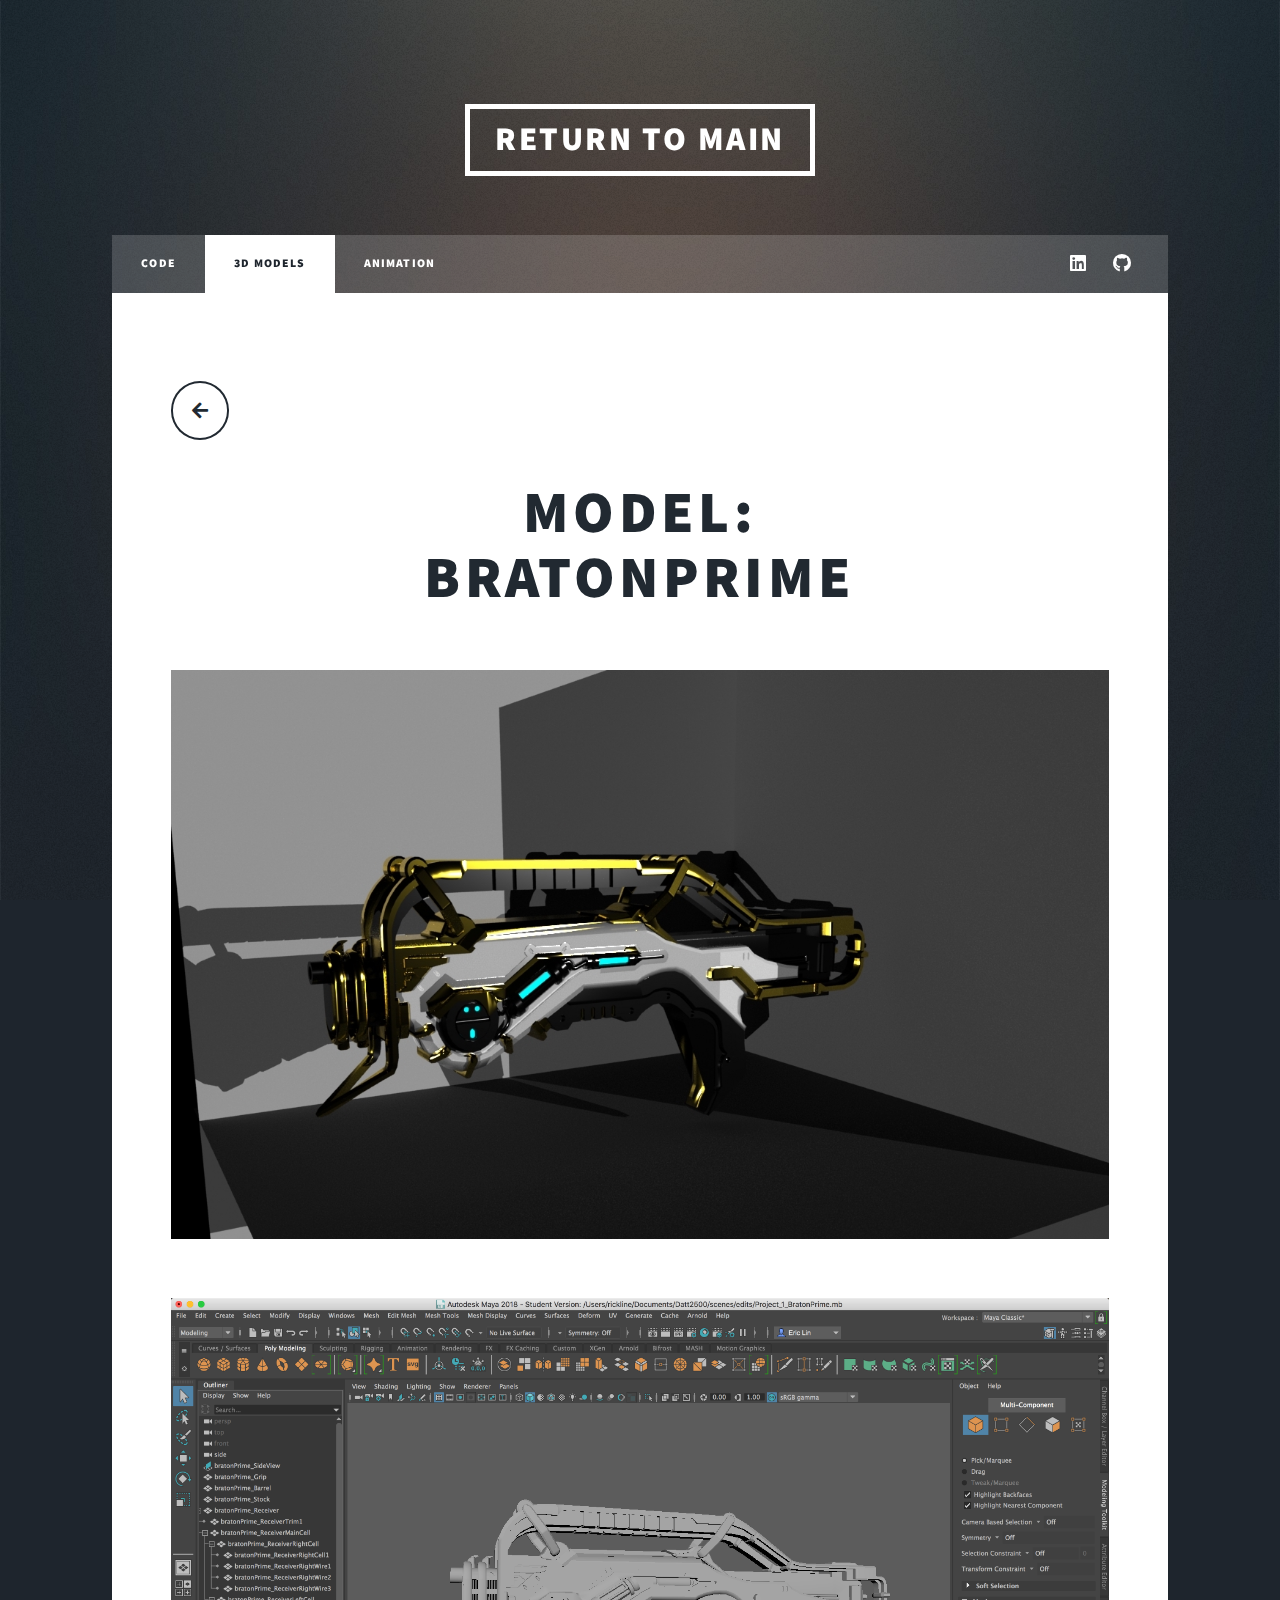
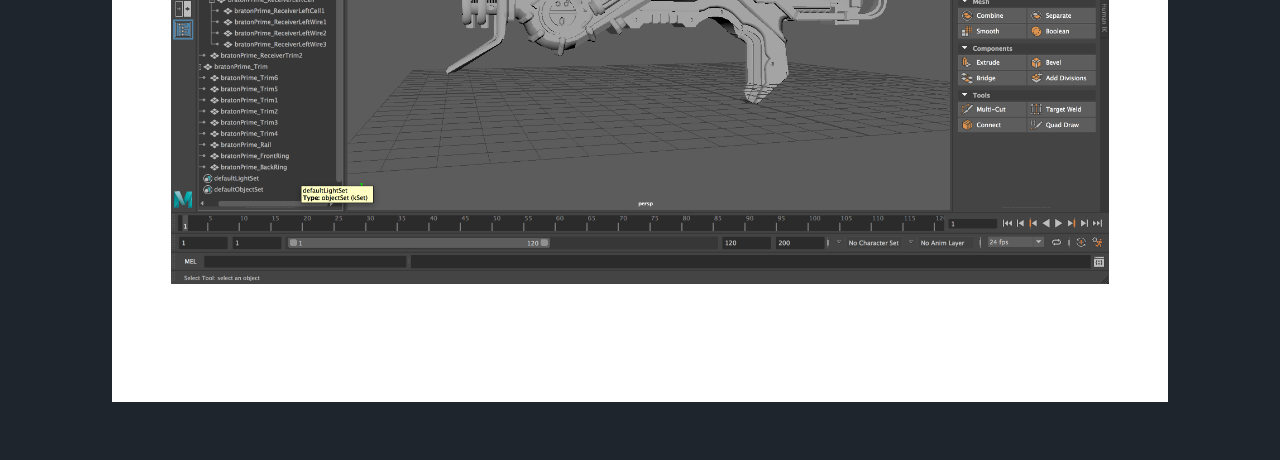
<file: Model_Braton.html>
﻿<!DOCTYPE HTML>
<!--
    Portfolio
    html5up.net | @ajlkn
    Free for personal and commercial use under the CCA 3.0 license (html5up.net/license)
-->
<html>
<head>
    <title>Model: Braton Prime</title>
    <meta charset="utf-8" />
    <meta name="viewport" content="width=device-width, initial-scale=1, user-scalable=no" />
    <link rel="stylesheet" href="assets/css/main.css" />
    <noscript><link rel="stylesheet" href="assets/css/noscript.css" /></noscript>
</head>
<body class="is-preload">

    <!-- Wrapper -->
    <div id="wrapper">

        <!-- Header -->
        <header id="header">
            <a href="index.html" class="logo">Return to Main</a>
        </header>

        <!-- Nav -->
        <nav id="nav">
            <ul class="links">
                <li><a href="index.html">Code</a></li>
                <li class="active"><a href="index2.html">3d Models</a></li>
                <li><a href="index3.html">Animation</a></li>
            </ul>
            <ul class="icons">
                <li><a href="https://linkedin.com/in/eric-lin-13771318b" target="blank" class="icon brands fa-linkedin"><span class="label">LinkedIn</span></a></li>
                <li><a href="https://github.com/Eric-Repository" target="blank" class="icon brands fa-github"><span class="label">GitHub</span></a></li>
            </ul>
        </nav>

        <!-- Main -->
        <div id="main">

            <!-- Post -->
            <section class="post">
                <header class="major">
                    <ul class="actions">
                        <li><a id="backButton" href="index.html" class="button icon solid solo fa-arrow-left scrolly">Continue</a></li>
                    </ul>
                    <h1>
                        Model:<br />
                        BratonPrime
                    </h1>
                </header>
                <div class="image main"><img src="images/Model_BratonPrime/Braton_Colour.jpg" /></div>
                <div class="image main"><img src="images/Model_BratonPrime/Braton_Model.png" /></div>
            </section>

        </div>

        <!-- Footer -->
        <footer id="footer">
        </footer>

        <!-- Copyright -->
        <div id="copyright">
            <!-- <ul><li>&copy; Untitled</li><li>Design: <a href="https://html5up.net">HTML5 UP</a></li></ul> -->
        </div>
    </div>

    <div id="backToTopButton" title="Go to top"><a href="#header" class="button icon solid solo fa-arrow-up scrolly"></a></div>

    <!-- Scripts -->
    <script src="assets/js/jquery.min.js"></script>
    <script src="assets/js/jquery.scrollex.min.js"></script>
    <script src="assets/js/jquery.scrolly.min.js"></script>
    <script src="assets/js/browser.min.js"></script>
    <script src="assets/js/breakpoints.min.js"></script>
    <script src="assets/js/util.js"></script>
    <script src="assets/js/main.js"></script>
    <script src="assets/js/extra.js"></script>
    <script src="assets/js/backButton.js"></script>
</body>
</html>
</file>
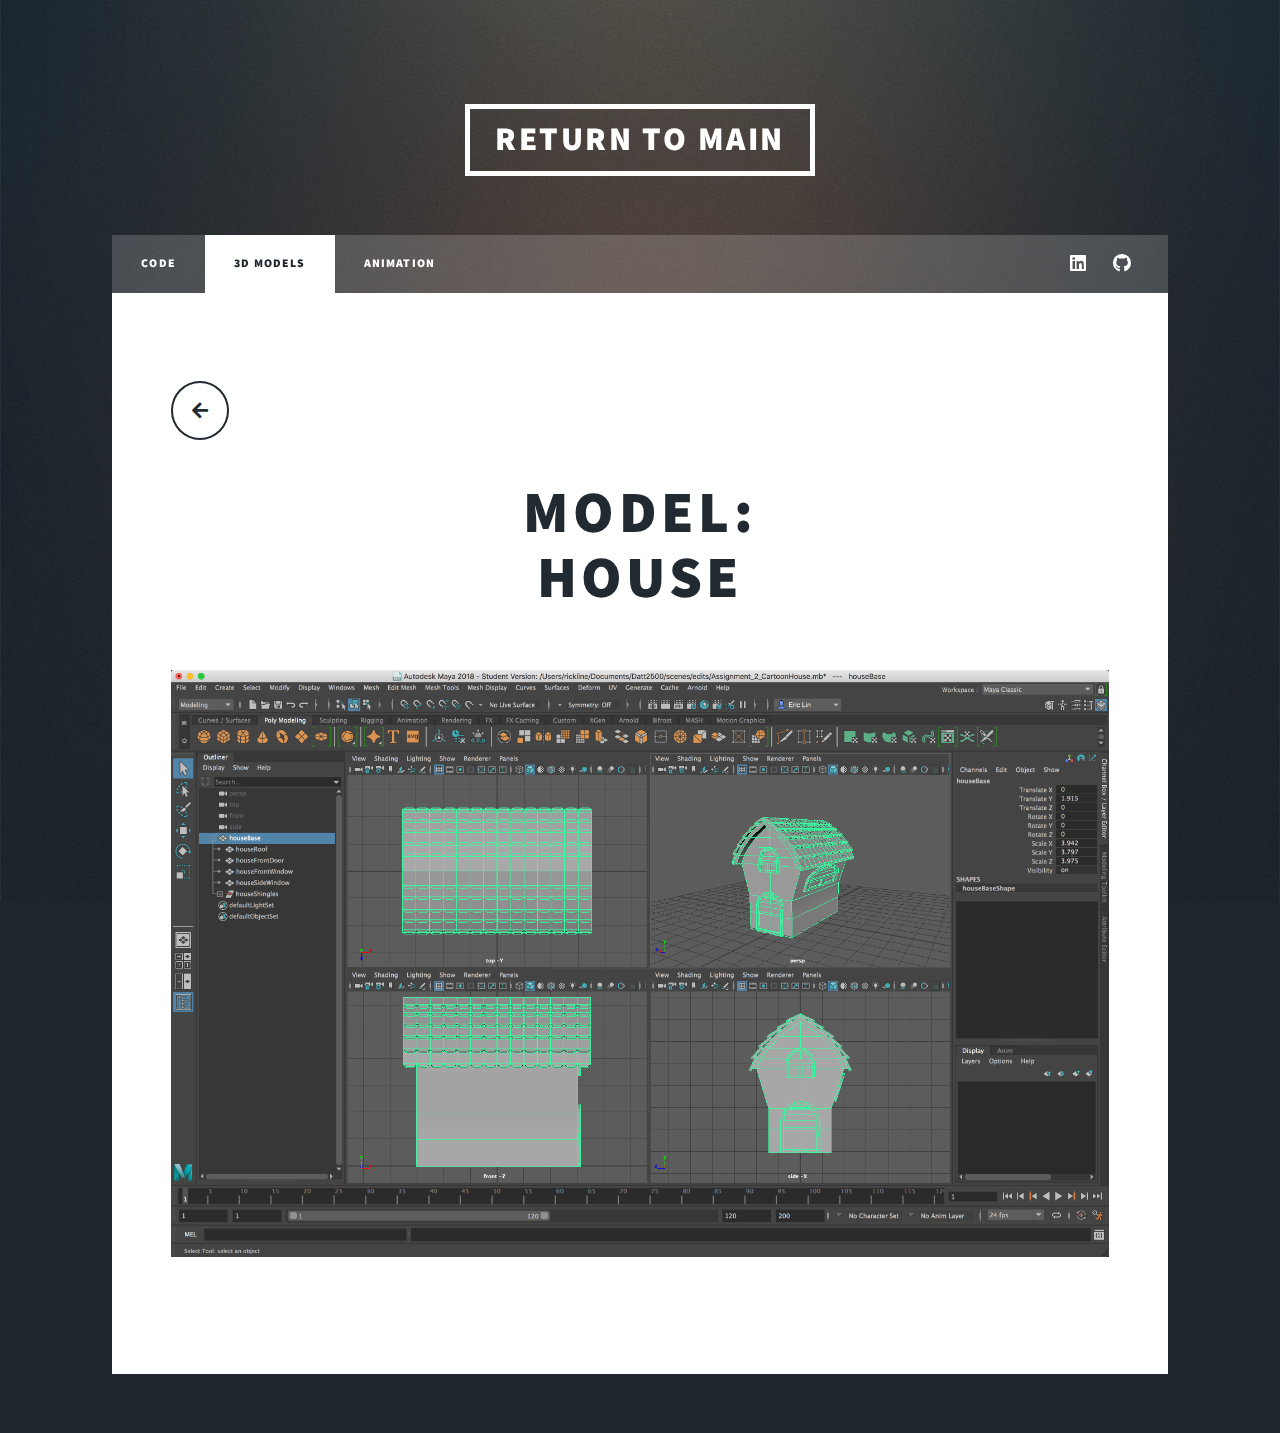
<file: Model_House.html>
﻿<!DOCTYPE HTML>
<!--
    Portfolio
    html5up.net | @ajlkn
    Free for personal and commercial use under the CCA 3.0 license (html5up.net/license)
-->
<html>
<head>
    <title>Model: House</title>
    <meta charset="utf-8" />
    <meta name="viewport" content="width=device-width, initial-scale=1, user-scalable=no" />
    <link rel="stylesheet" href="assets/css/main.css" />
    <noscript><link rel="stylesheet" href="assets/css/noscript.css" /></noscript>
</head>
<body class="is-preload">

    <!-- Wrapper -->
    <div id="wrapper">

        <!-- Header -->
        <header id="header">
            <a href="index.html" class="logo">Return to Main</a>
        </header>

        <!-- Nav -->
        <nav id="nav">
            <ul class="links">
                <li><a href="index.html">Code</a></li>
                <li class="active"><a href="index2.html">3d Models</a></li>
                <li><a href="index3.html">Animation</a></li>
            </ul>
            <ul class="icons">
                <li><a href="https://linkedin.com/in/eric-lin-13771318b" target="blank" class="icon brands fa-linkedin"><span class="label">LinkedIn</span></a></li>
                <li><a href="https://github.com/Eric-Repository" target="blank" class="icon brands fa-github"><span class="label">GitHub</span></a></li>
            </ul>
        </nav>

        <!-- Main -->
        <div id="main">

            <!-- Post -->
            <section class="post">
                <header class="major">
                    <ul class="actions">
                        <li><a id="backButton" href="index.html" class="button icon solid solo fa-arrow-left scrolly">Continue</a></li>
                    </ul>
                    <h1>
                        Model:<br />
                        House
                    </h1>
                </header>
                <div class="image main"><img src="images/Model_Basic/Model_House.png" /></div>
            </section>

        </div>

        <!-- Footer -->
        <footer id="footer">
        </footer>

        <!-- Copyright -->
        <div id="copyright">
            <!-- <ul><li>&copy; Untitled</li><li>Design: <a href="https://html5up.net">HTML5 UP</a></li></ul> -->
        </div>
    </div>

    <div id="backToTopButton" title="Go to top"><a href="#header" class="button icon solid solo fa-arrow-up scrolly"></a></div>

    <!-- Scripts -->
    <script src="assets/js/jquery.min.js"></script>
    <script src="assets/js/jquery.scrollex.min.js"></script>
    <script src="assets/js/jquery.scrolly.min.js"></script>
    <script src="assets/js/browser.min.js"></script>
    <script src="assets/js/breakpoints.min.js"></script>
    <script src="assets/js/util.js"></script>
    <script src="assets/js/main.js"></script>
    <script src="assets/js/extra.js"></script>
    <script src="assets/js/backButton.js"></script>
</body>
</html>
</file>
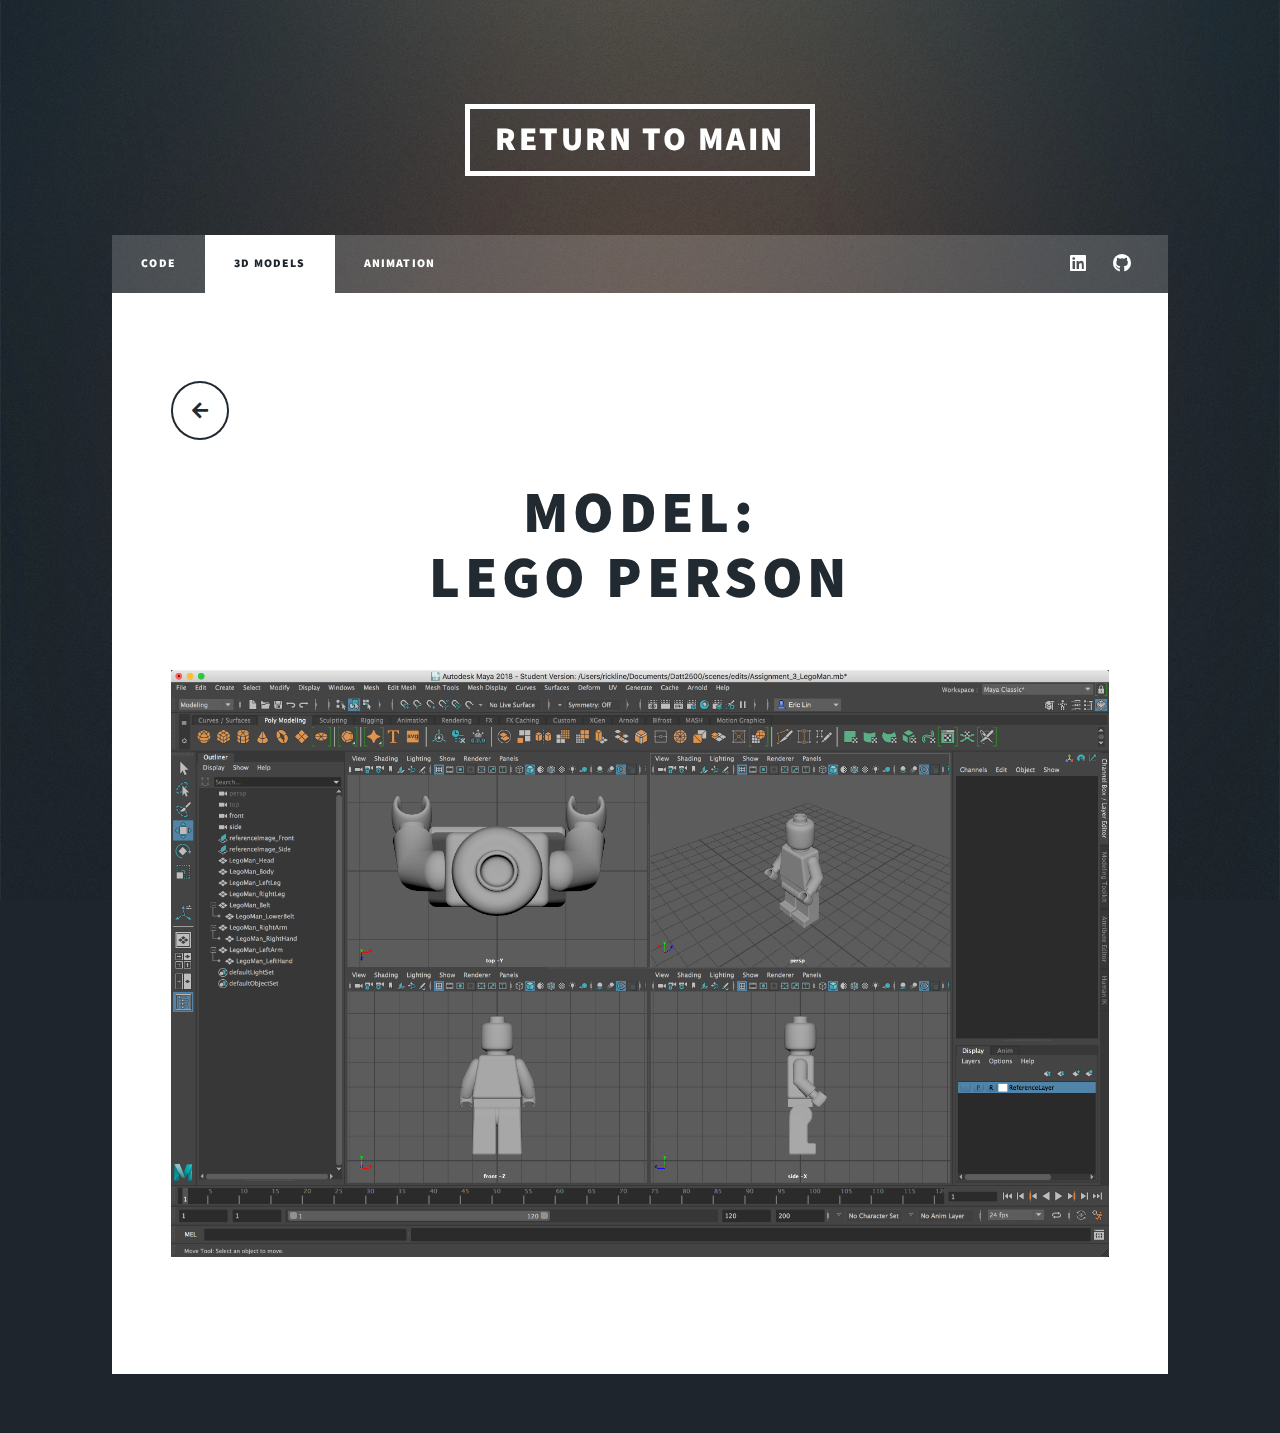
<file: Model_LegoPerson.html>
﻿<!DOCTYPE HTML>
<!--
    Portfolio
    html5up.net | @ajlkn
    Free for personal and commercial use under the CCA 3.0 license (html5up.net/license)
-->
<html>
<head>
    <title>Model: Lego Person</title>
    <meta charset="utf-8" />
    <meta name="viewport" content="width=device-width, initial-scale=1, user-scalable=no" />
    <link rel="stylesheet" href="assets/css/main.css" />
    <noscript><link rel="stylesheet" href="assets/css/noscript.css" /></noscript>
</head>
<body class="is-preload">

    <!-- Wrapper -->
    <div id="wrapper">

        <!-- Header -->
        <header id="header">
            <a href="index.html" class="logo">Return to Main</a>
        </header>

        <!-- Nav -->
        <nav id="nav">
            <ul class="links">
                <li><a href="index.html">Code</a></li>
                <li class="active"><a href="index2.html">3d Models</a></li>
                <li><a href="index3.html">Animation</a></li>
            </ul>
            <ul class="icons">
                <li><a href="https://linkedin.com/in/eric-lin-13771318b" target="blank" class="icon brands fa-linkedin"><span class="label">LinkedIn</span></a></li>
                <li><a href="https://github.com/Eric-Repository" target="blank" class="icon brands fa-github"><span class="label">GitHub</span></a></li>
            </ul>
        </nav>

        <!-- Main -->
        <div id="main">

            <!-- Post -->
            <section class="post">
                <header class="major">
                    <ul class="actions">
                        <li><a id="backButton" href="index.html" class="button icon solid solo fa-arrow-left scrolly">Continue</a></li>
                    </ul>
                    <h1>
                        Model:<br />
                        Lego Person
                    </h1>
                </header>
                <div class="image main"><img src="images/Model_Basic/Model_LegoPerson.png" /></div>
            </section>

        </div>

        <!-- Footer -->
        <footer id="footer">
        </footer>

        <!-- Copyright -->
        <div id="copyright">
            <!-- <ul><li>&copy; Untitled</li><li>Design: <a href="https://html5up.net">HTML5 UP</a></li></ul> -->
        </div>
    </div>

    <div id="backToTopButton" title="Go to top"><a href="#header" class="button icon solid solo fa-arrow-up scrolly"></a></div>

    <!-- Scripts -->
    <script src="assets/js/jquery.min.js"></script>
    <script src="assets/js/jquery.scrollex.min.js"></script>
    <script src="assets/js/jquery.scrolly.min.js"></script>
    <script src="assets/js/browser.min.js"></script>
    <script src="assets/js/breakpoints.min.js"></script>
    <script src="assets/js/util.js"></script>
    <script src="assets/js/main.js"></script>
    <script src="assets/js/extra.js"></script>
    <script src="assets/js/backButton.js"></script>
</body>
</html>
</file>
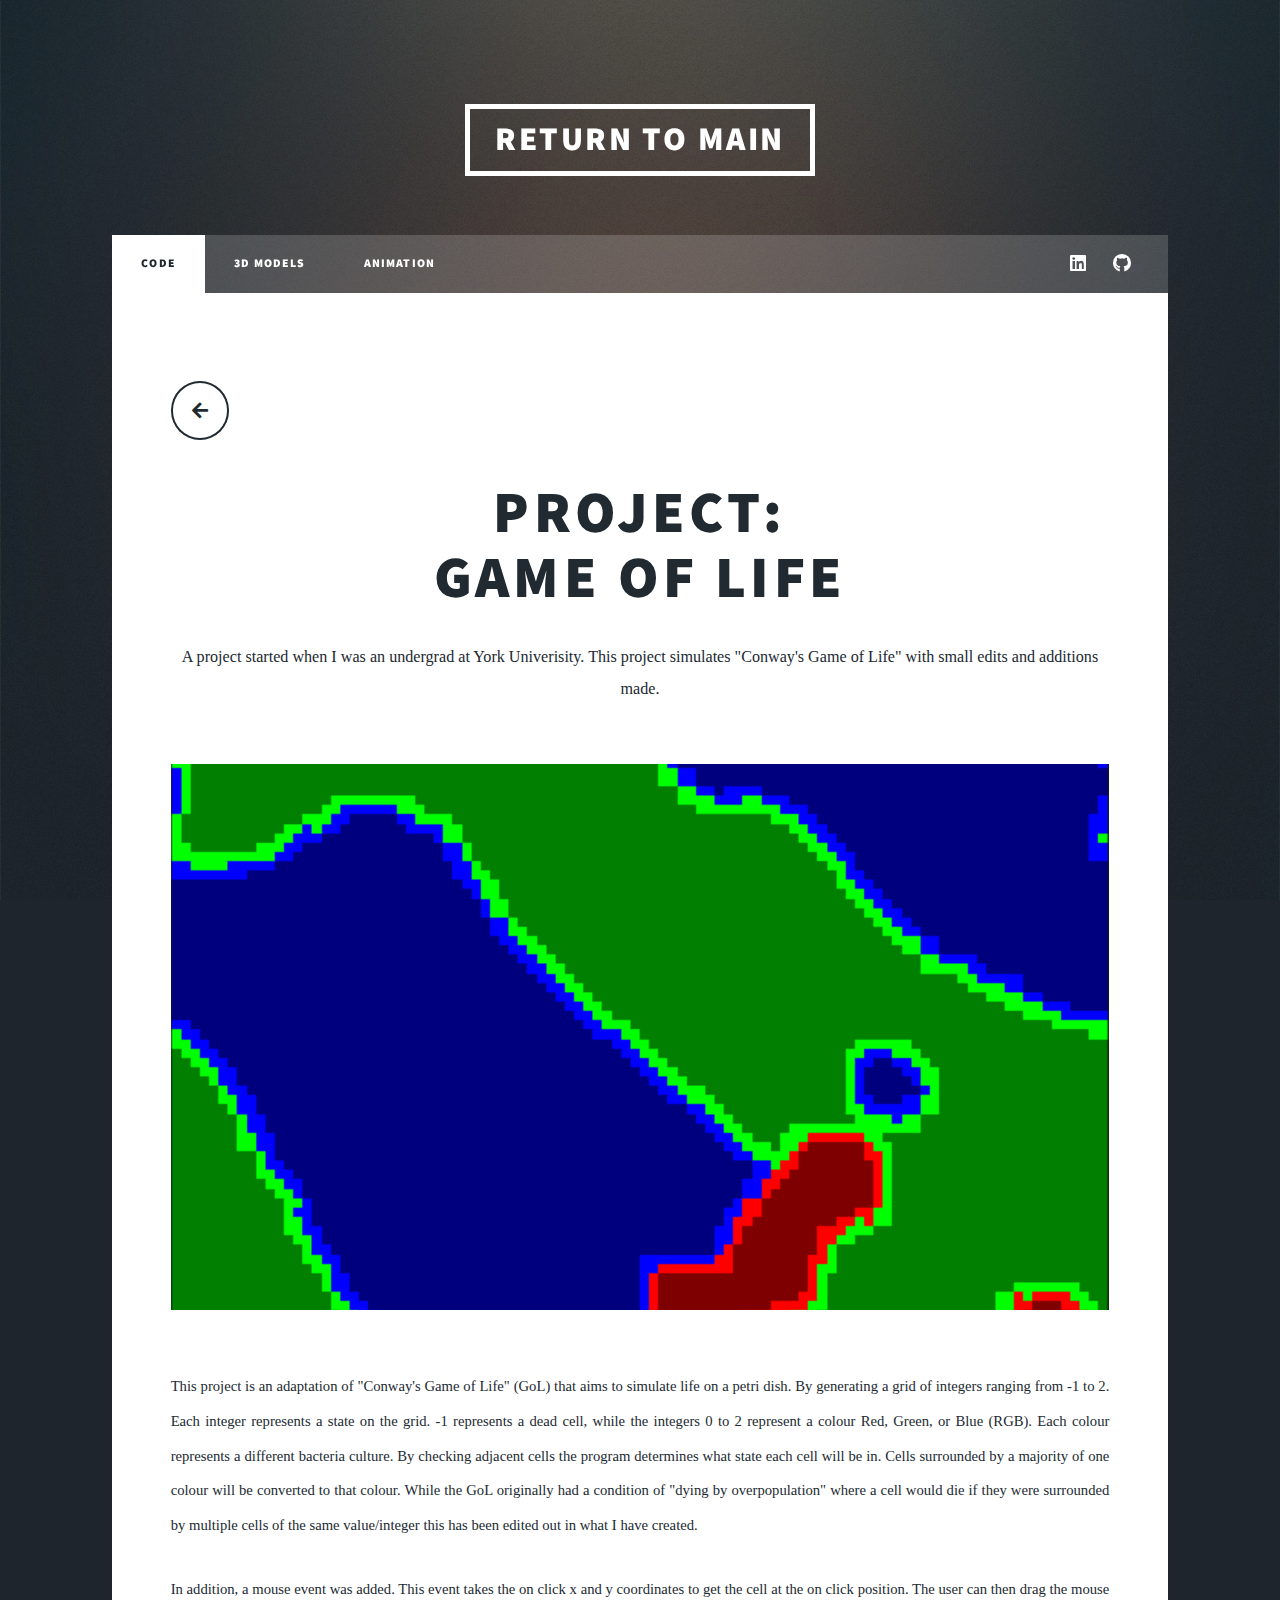
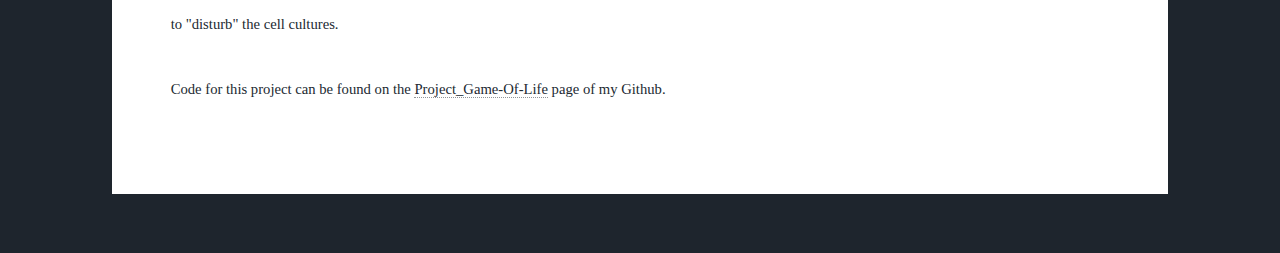
<file: Project_GameOfLife.html>
﻿<!DOCTYPE HTML>
<!--
    Portfolio
    html5up.net | @ajlkn
    Free for personal and commercial use under the CCA 3.0 license (html5up.net/license)
-->
<html>
<head>
    <title>Project: Game Of Life</title>
    <meta charset="utf-8" />
    <meta name="viewport" content="width=device-width, initial-scale=1, user-scalable=no" />
    <link rel="stylesheet" href="assets/css/main.css" />
    <noscript><link rel="stylesheet" href="assets/css/noscript.css" /></noscript>
</head>
<body class="is-preload">

    <!-- Wrapper -->
    <div id="wrapper">

        <!-- Header -->
        <header id="header">
            <a href="index.html" class="logo">Return to Main</a>
        </header>

        <!-- Nav -->
        <nav id="nav">
            <ul class="links">
                <li class="active"><a href="index.html">Code</a></li>
                <li><a href="index2.html">3d Models</a></li>
                <li><a href="index3.html">Animation</a></li>
            </ul>
            <ul class="icons">
                <li><a href="https://linkedin.com/in/eric-lin-13771318b" target="blank" class="icon brands fa-linkedin"><span class="label">LinkedIn</span></a></li>
                <li><a href="https://github.com/Eric-Repository" target="blank" class="icon brands fa-github"><span class="label">GitHub</span></a></li>
            </ul>
        </nav>

        <!-- Main -->
        <div id="main">

            <!-- Post -->
            <section class="post">
                <header class="major">
                    <ul class="actions">
                        <li><a id="backButton" href="index.html" class="button icon solid solo fa-arrow-left scrolly">Continue</a></li>
                    </ul>
                    <h1>
                        Project:<br />
                        Game of Life
                    </h1>
                    <p>A project started when I was an undergrad at York Univerisity. This project simulates "Conway's Game of Life" with small edits and additions made.</p>
                </header>
                <div class="image main"><img src="images/Project_GameOfLife/GameOfLifeCover.png" /></div>
                <p>This project is an adaptation of "Conway's Game of Life" (GoL) that aims to simulate life on a petri dish. By generating a grid of integers ranging from -1 to 2. Each integer represents a state on the grid. -1 represents a dead cell, while the integers 0 to 2 represent a colour Red, Green, or Blue (RGB). Each colour represents a different bacteria culture. By checking adjacent cells the program determines what state each cell will be in. Cells surrounded by a majority of one colour will be converted to that colour. While the GoL originally had a condition of "dying by overpopulation" where a cell would die if they were surrounded by multiple cells of the same value/integer this has been edited out in what I have created.</p>
                <p>In addition, a mouse event was added. This event takes the on click x and y coordinates to get the cell at the on click position. The user can then drag the mouse to "disturb" the cell cultures.</p>
                <p>Code for this project can be found on the <a href="https://github.com/Eric-Repository/Project_Game-of-Life">Project_Game-Of-Life</a> page of my Github.</p>
            </section>

        </div>

        <!-- Footer -->
        <footer id="footer">
        </footer>

        <!-- Copyright -->
        <div id="copyright">
            <!-- <ul><li>&copy; Untitled</li><li>Design: <a href="https://html5up.net">HTML5 UP</a></li></ul> -->
        </div>
    </div>

    <div id="backToTopButton" title="Go to top"><a href="#header" class="button icon solid solo fa-arrow-up scrolly"></a></div>

    <!-- Scripts -->
    <script src="assets/js/jquery.min.js"></script>
    <script src="assets/js/jquery.scrollex.min.js"></script>
    <script src="assets/js/jquery.scrolly.min.js"></script>
    <script src="assets/js/browser.min.js"></script>
    <script src="assets/js/breakpoints.min.js"></script>
    <script src="assets/js/util.js"></script>
    <script src="assets/js/main.js"></script>
    <script src="assets/js/extra.js"></script>
    <script src="assets/js/backButton.js"></script>
</body>
</html>
</file>
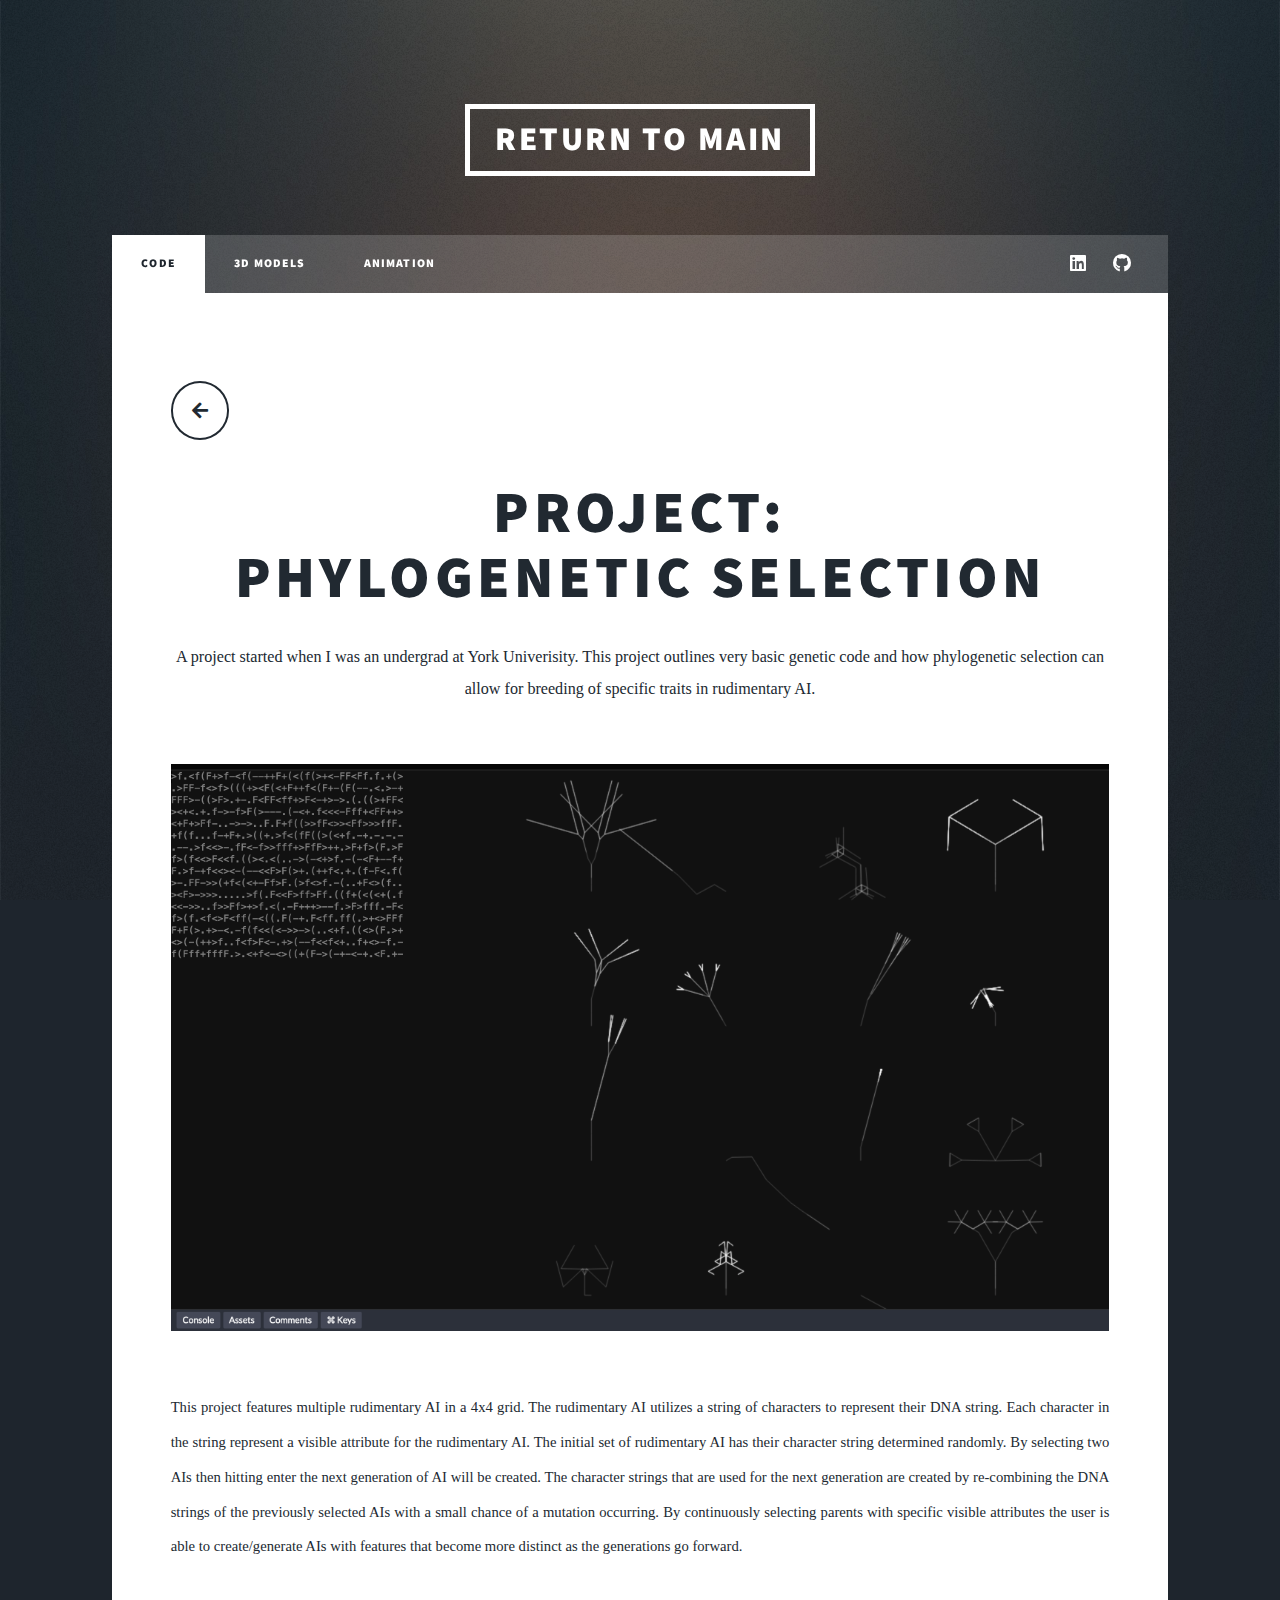
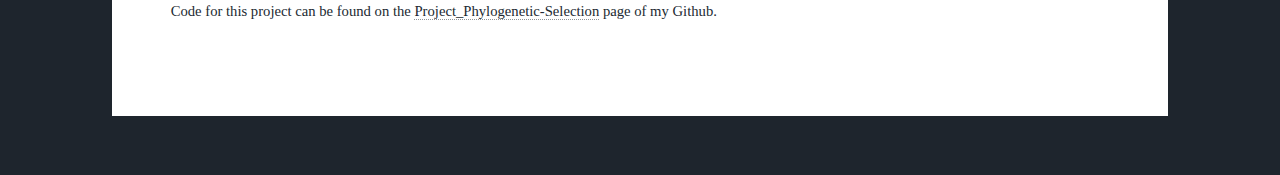
<file: Project_PhylogeneticSelection.html>
﻿<!DOCTYPE HTML>
<!--
    Portfolio
    html5up.net | @ajlkn
    Free for personal and commercial use under the CCA 3.0 license (html5up.net/license)
-->
<html>
<head>
    <title>Project: Phylogenetic Selection</title>
    <meta charset="utf-8" />
    <meta name="viewport" content="width=device-width, initial-scale=1, user-scalable=no" />
    <link rel="stylesheet" href="assets/css/main.css" />
    <noscript><link rel="stylesheet" href="assets/css/noscript.css" /></noscript>
</head>
<body class="is-preload">

    <!-- Wrapper -->
    <div id="wrapper">

        <!-- Header -->
        <header id="header">
            <a href="index.html" class="logo">Return to Main</a>
        </header>

        <!-- Nav -->
        <nav id="nav">
            <ul class="links">
                <li class="active"><a href="index.html">Code</a></li>
                <li><a href="index2.html">3d Models</a></li>
                <li><a href="index3.html">Animation</a></li>
            </ul>
            <ul class="icons">
                <li><a href="https://linkedin.com/in/eric-lin-13771318b" target="blank" class="icon brands fa-linkedin"><span class="label">LinkedIn</span></a></li>
                <li><a href="https://github.com/Eric-Repository" target="blank" class="icon brands fa-github"><span class="label">GitHub</span></a></li>
            </ul>
        </nav>

        <!-- Main -->
        <div id="main">

            <!-- Post -->
            <section class="post">
                <header class="major">
                    <ul class="actions">
                        <li><a id="backButton" href="index.html" class="button icon solid solo fa-arrow-left scrolly">Continue</a></li>
                    </ul>
                    <h1>
                        Project:<br />
                        Phylogenetic Selection
                    </h1>
                    <p>A project started when I was an undergrad at York Univerisity. This project outlines very basic genetic code and how phylogenetic selection can allow for breeding of specific traits in rudimentary AI.</p>
                </header>
                <div class="image main"><img src="images/Project_PhylogenSelect/PhylogenSelectCover.png" /></div>
                <p>This project features multiple rudimentary AI in a 4x4 grid. The rudimentary AI utilizes a string of characters to represent their DNA string. Each character in the string represent a visible attribute for the rudimentary AI. The initial set of rudimentary AI has their character string determined randomly. By selecting two AIs then hitting enter the next generation of AI will be created. The character strings that are used for the next generation are created by re-combining the DNA strings of the previously selected AIs with a small chance of a mutation occurring. By continuously selecting parents with specific visible attributes the user is able to create/generate AIs with features that become more distinct as the generations go forward. </p>
                <p>Code for this project can be found on the <a href="https://github.com/Eric-Repository/Project_Phylogenetic-Selection">Project_Phylogenetic-Selection</a> page of my Github.</p>
            </section>

        </div>

        <!-- Footer -->
        <footer id="footer">
        </footer>

        <!-- Copyright -->
        <div id="copyright">
            <!-- <ul><li>&copy; Untitled</li><li>Design: <a href="https://html5up.net">HTML5 UP</a></li></ul> -->
        </div>
    </div>

    <div id="backToTopButton" title="Go to top"><a href="#header" class="button icon solid solo fa-arrow-up scrolly"></a></div>

    <!-- Scripts -->
    <script src="assets/js/jquery.min.js"></script>
    <script src="assets/js/jquery.scrollex.min.js"></script>
    <script src="assets/js/jquery.scrolly.min.js"></script>
    <script src="assets/js/browser.min.js"></script>
    <script src="assets/js/breakpoints.min.js"></script>
    <script src="assets/js/util.js"></script>
    <script src="assets/js/main.js"></script>
    <script src="assets/js/extra.js"></script>
    <script src="assets/js/backButton.js"></script>
</body>
</html>
</file>
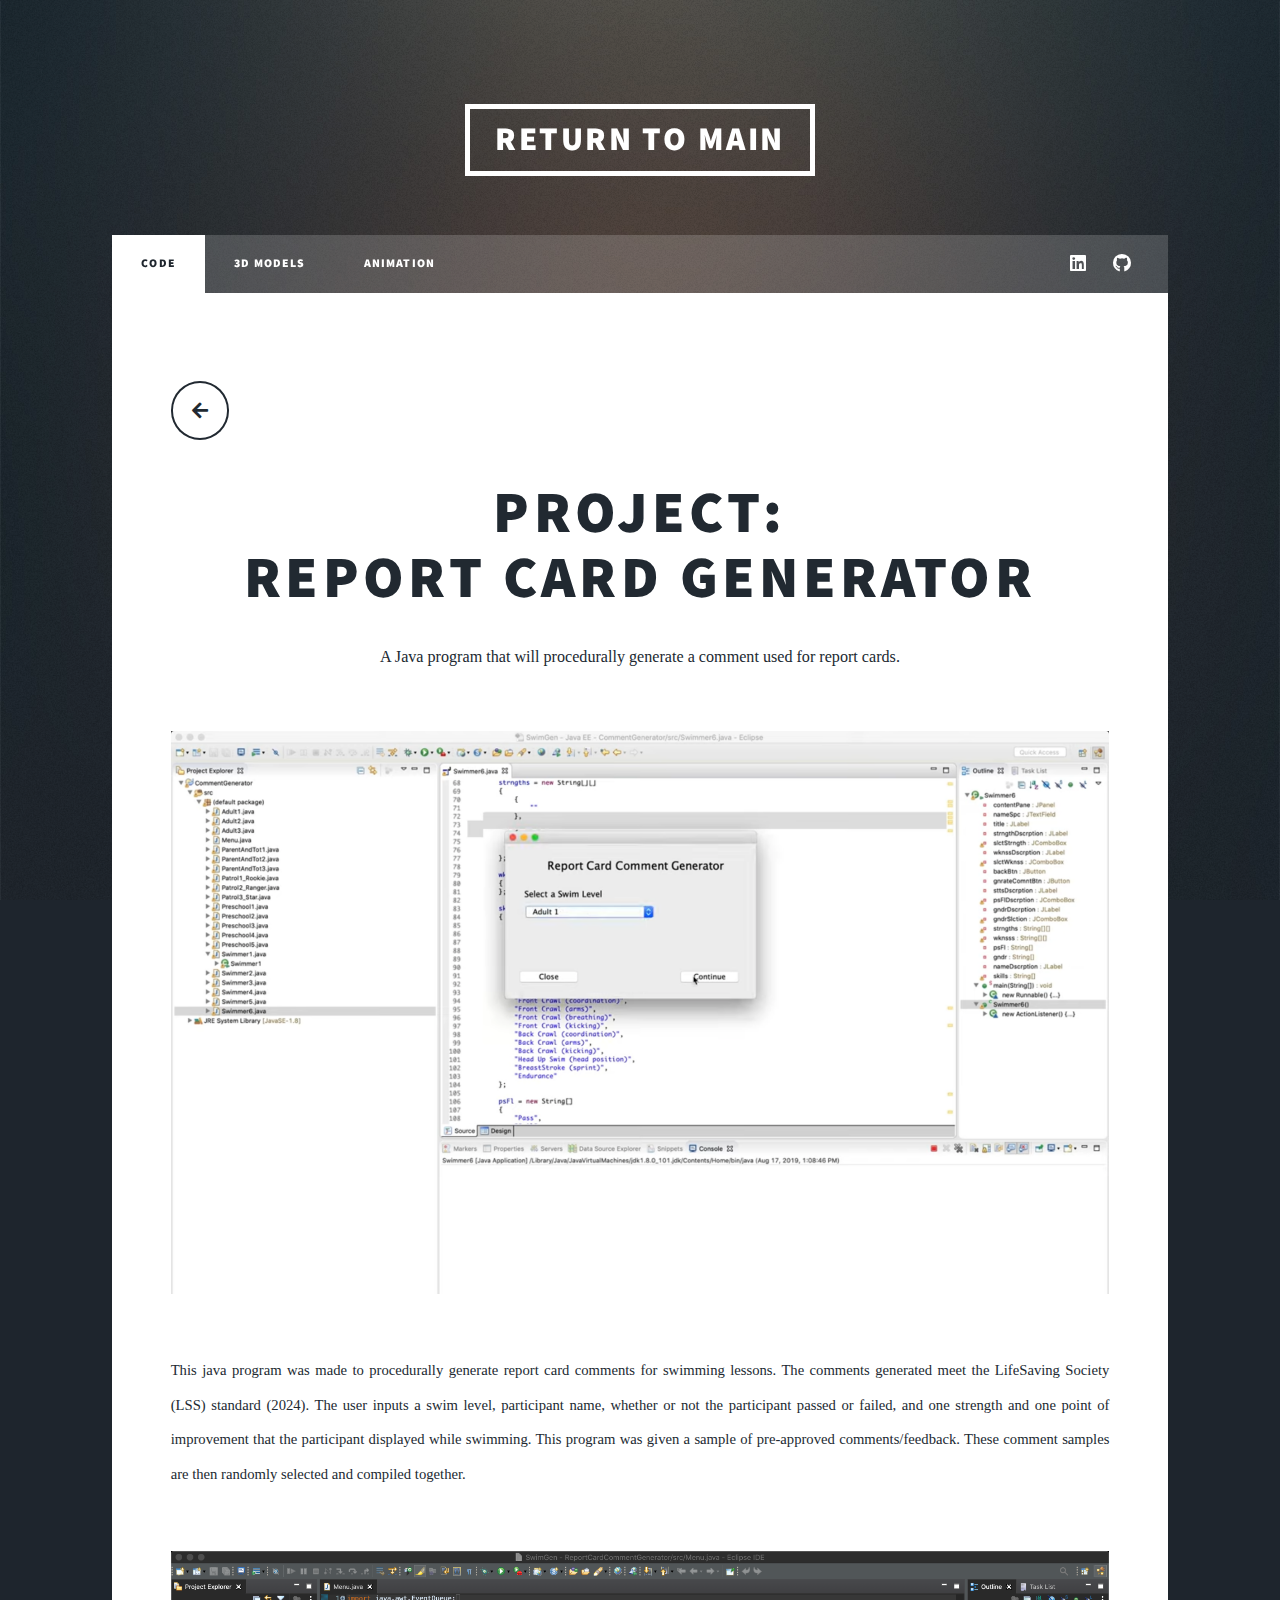
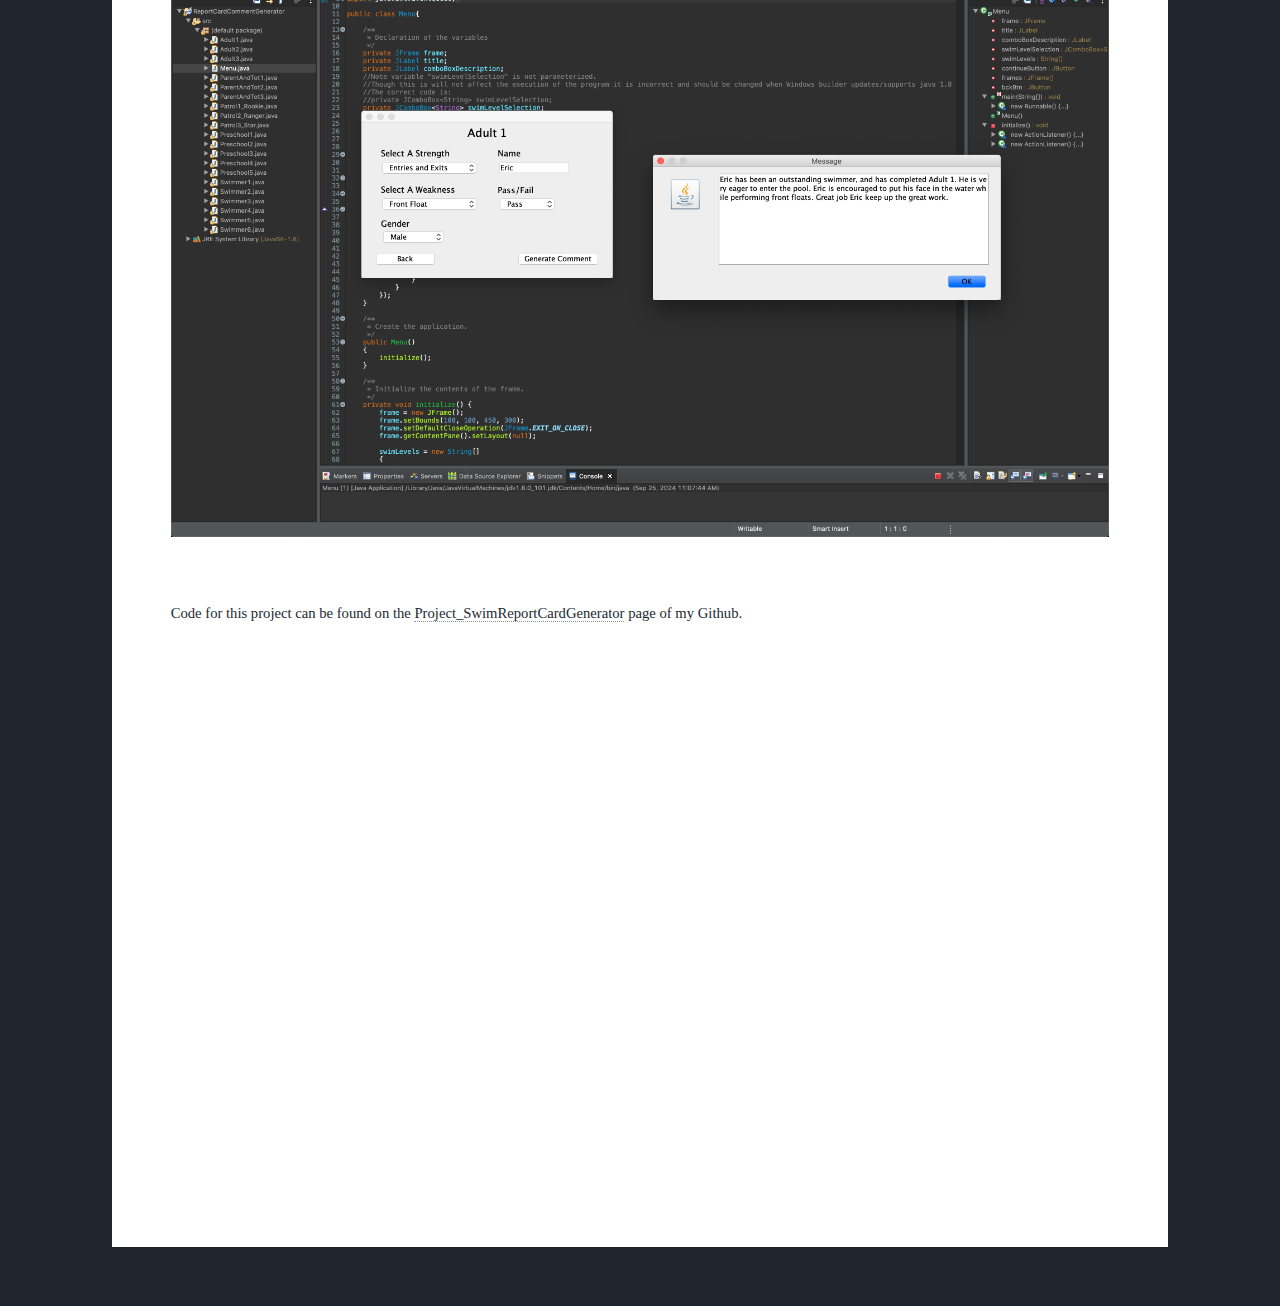
<file: Project_ReportCard.html>
﻿<!DOCTYPE HTML>
<!--
	Portfolio
	html5up.net | @ajlkn
	Free for personal and commercial use under the CCA 3.0 license (html5up.net/license)
-->
<html>
	<head>
		<title>Project: Report Card Comment Generator</title>
		<meta charset="utf-8" />
		<meta name="viewport" content="width=device-width, initial-scale=1, user-scalable=no" />
		<link rel="stylesheet" href="assets/css/main.css" />
		<noscript><link rel="stylesheet" href="assets/css/noscript.css" /></noscript>
	</head>
	<body class="is-preload">

		<!-- Wrapper -->
			<div id="wrapper">

				<!-- Header -->
					<header id="header">
						<a href="index.html" class="logo">Return to Main</a>
					</header>

				<!-- Nav -->
					<nav id="nav">
						<ul class="links">
							<li class="active"><a href="index.html">Code</a></li>
							<li><a href="index2.html">3d Models</a></li>
							<li><a href="index3.html">Animation</a></li>
						</ul>
						<ul class="icons">
							<li><a href="https://linkedin.com/in/eric-lin-13771318b" target="blank" class="icon brands fa-linkedin"><span class="label">LinkedIn</span></a></li>
							<li><a href="https://github.com/Eric-Repository" target="blank" class="icon brands fa-github"><span class="label">GitHub</span></a></li>
						</ul>
					</nav>

				<!-- Main -->
					<div id="main">

						<!-- Post -->
                        <section class="post">
                            <header class="major">
                                <ul class="actions">
                                    <li><a id="backButton" href="index.html" class="button icon solid solo fa-arrow-left scrolly">Continue</a></li>
                                </ul>
                                <h1>
                                    Project:<br />
                                    Report Card Generator
                                </h1>
                                <p>A Java program that will procedurally generate a comment used for report cards.</p>
                            </header>
                            <div class="image main"><img src="images/Project_ReportCard/ReportCardCover.png" alt="Report Card Cover Image" /></div>
                            <p>This java program was made to procedurally generate report card comments for swimming lessons. The comments generated meet the LifeSaving Society (LSS) standard (2024). The user inputs a swim level, participant name, whether or not the participant passed or failed, and one strength and one point of improvement that the participant displayed while swimming. This program was given a sample of pre-approved comments/feedback. These comment samples are then randomly selected and compiled together.</p>
                            <div class="image main"><img src="images/Project_ReportCard/ReportCardResult.png" alt="Report Card Result Image" /></div>
                            <p>Code for this project can be found on the <a href="https://github.com/Eric-Repository/Project_SwimReportCardGenerator">Project_SwimReportCardGenerator</a> page of my Github.</p>
                            <div class="container">
                                <iframe class="responsive-iframe" width="560" height="315" src="https://www.youtube.com/embed/GLeYQgV6a3Q?si=ZPvBwjyAAkYN_KMY" title="YouTube video player" frameborder="0" allow="accelerometer; autoplay; clipboard-write; encrypted-media; gyroscope; picture-in-picture; web-share" referrerpolicy="strict-origin-when-cross-origin" allowfullscreen></iframe>
                            </div>
                        </section>

					</div>

				<!-- Footer -->
					<footer id="footer">
					</footer>

				<!-- Copyright -->
					<div id="copyright">
						<!-- <ul><li>&copy; Untitled</li><li>Design: <a href="https://html5up.net">HTML5 UP</a></li></ul> -->
					</div>
			</div>

		<div id="backToTopButton"  title="Go to top"><a href = "#header" class = "button icon solid solo fa-arrow-up scrolly"></a></div>

		<!-- Scripts -->
			<script src="assets/js/jquery.min.js"></script>
			<script src="assets/js/jquery.scrollex.min.js"></script>
			<script src="assets/js/jquery.scrolly.min.js"></script>
			<script src="assets/js/browser.min.js"></script>
			<script src="assets/js/breakpoints.min.js"></script>
			<script src="assets/js/util.js"></script>
			<script src="assets/js/main.js"></script>
			<script src="assets/js/extra.js"></script>
			<script src="assets/js/backButton.js"></script>
	</body>
</html>
</file>
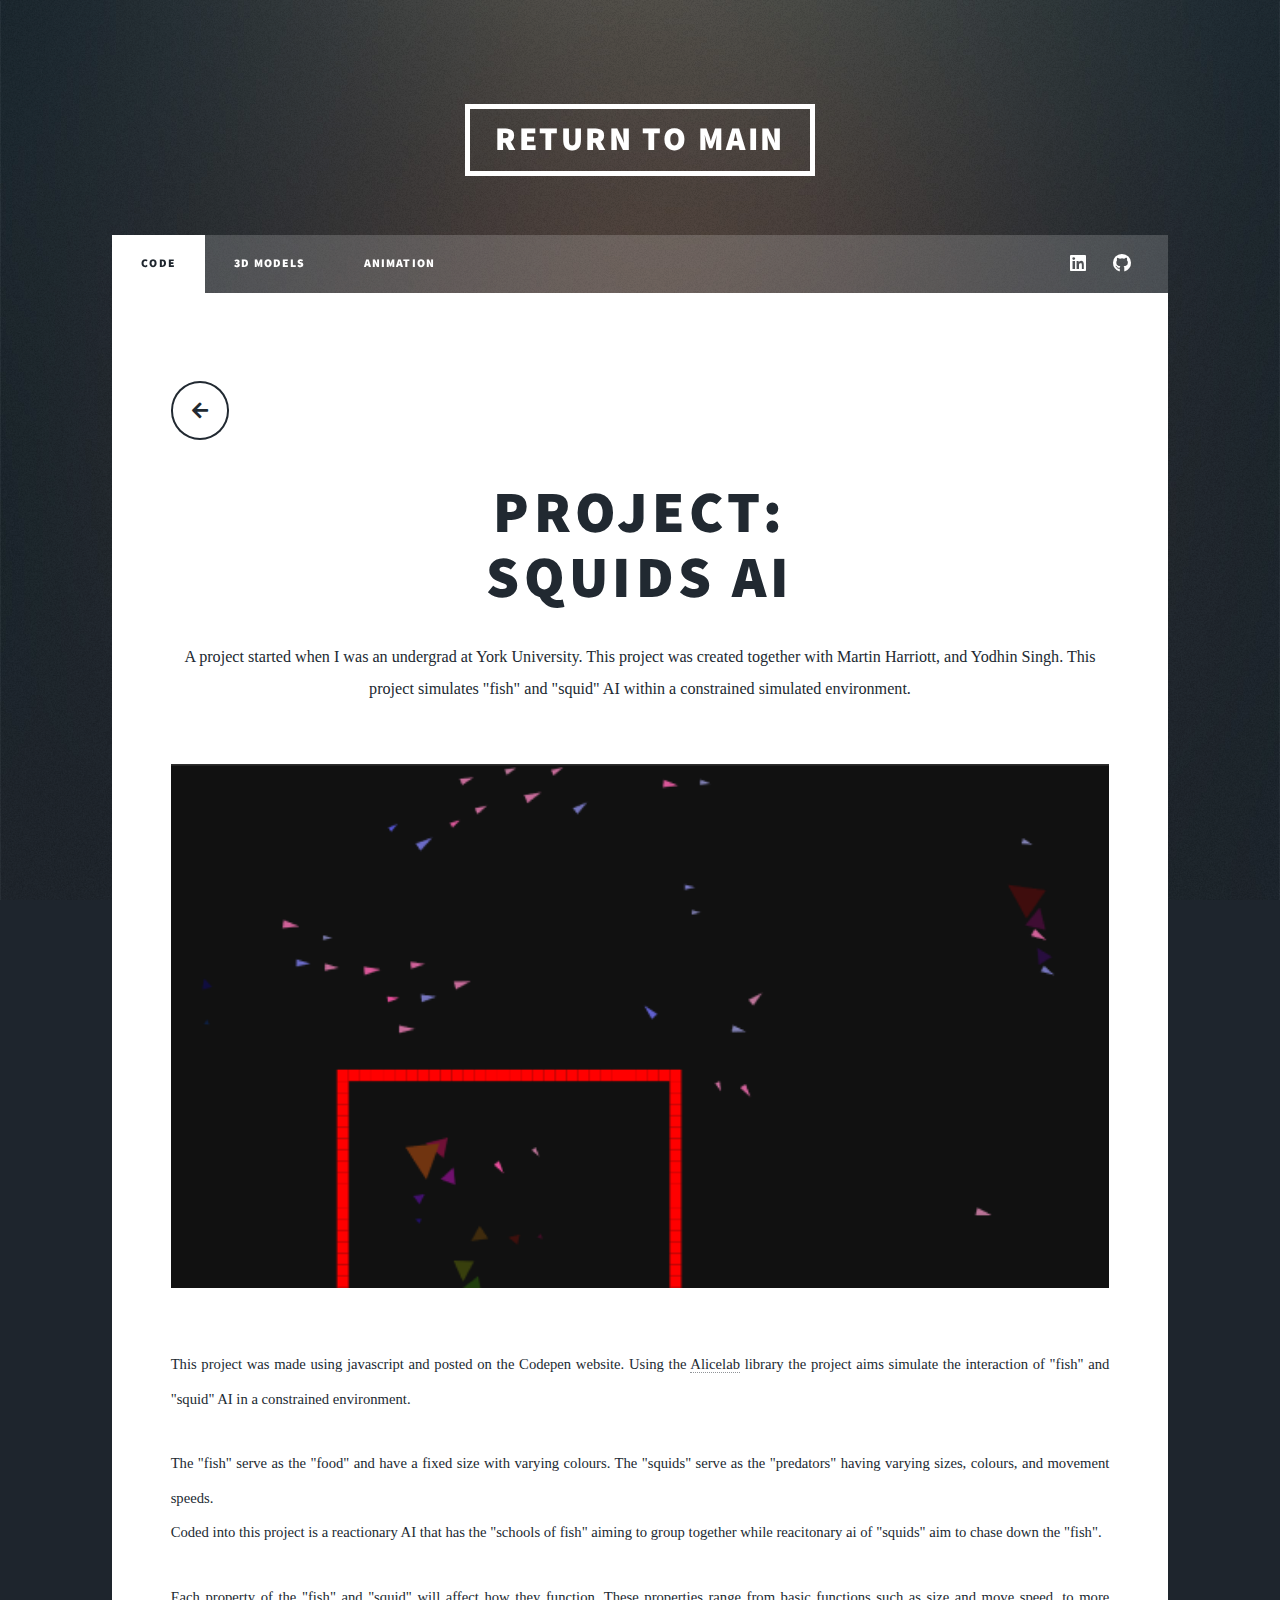
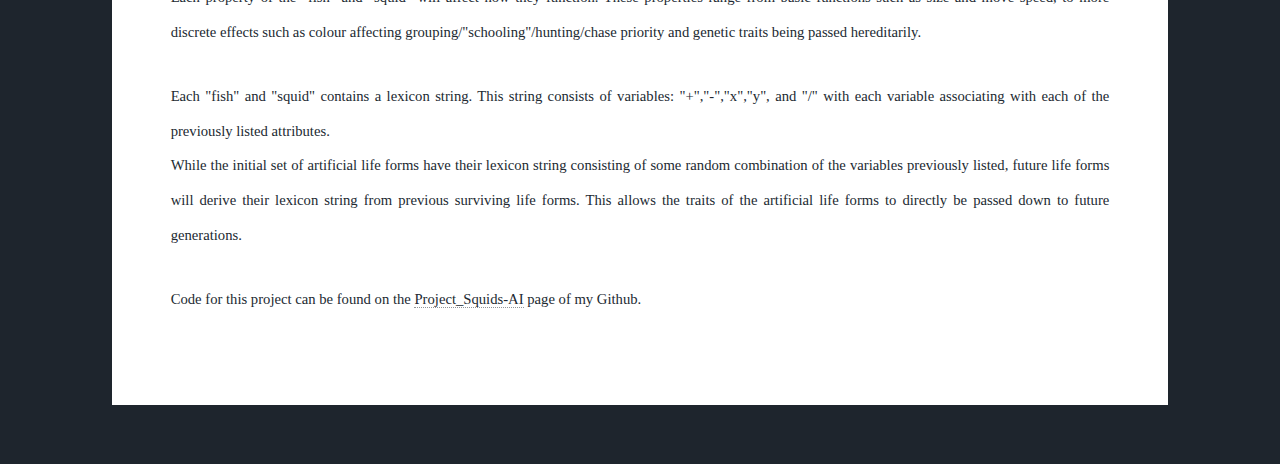
<file: Project_SquidsAI.html>
<!DOCTYPE HTML>
<!--
	Portfolio
	html5up.net | @ajlkn
	Free for personal and commercial use under the CCA 3.0 license (html5up.net/license)
-->
<html>
	<head>
		<title>Project: Squids AI</title>
		<meta charset="utf-8" />
		<meta name="viewport" content="width=device-width, initial-scale=1, user-scalable=no" />
		<link rel="stylesheet" href="assets/css/main.css" />
		<noscript><link rel="stylesheet" href="assets/css/noscript.css" /></noscript>
	</head>
	<body class="is-preload">

		<!-- Wrapper -->
			<div id="wrapper">

				<!-- Header -->
					<header id="header">
						<a href="index.html" class="logo">Return to Main</a>
					</header>

				<!-- Nav -->
					<nav id="nav">
						<ul class="links">
							<li class="active"><a href="index.html">Code</a></li>
							<li><a href="index2.html">3d Models</a></li>
							<li><a href="index3.html">Animation</a></li>
						</ul>
						<ul class="icons">
							<li><a href="https://linkedin.com/in/eric-lin-13771318b" target="blank" class="icon brands fa-linkedin"><span class="label">LinkedIn</span></a></li>
							<li><a href="https://github.com/Eric-Repository" target="blank" class="icon brands fa-github"><span class="label">GitHub</span></a></li>
						</ul>
					</nav>

				<!-- Main -->
					<div id="main">

						<!-- Post -->
							<section class="post">
								<header class="major">
									<ul class="actions">
										<li><a id = "backButton" href="index.html" class="button icon solid solo fa-arrow-left scrolly">Continue</a></li>
									</ul>
									<h1>Project:<br />
									Squids AI</h1>
									<p>A project started when I was an undergrad at York University. This project was created together with Martin Harriott, and Yodhin Singh. This project simulates "fish" and "squid" AI within a constrained simulated environment.</p>
								</header>
								<div class="image main"><img src="images/Project_SquidsAI/SquidAICover.png" alt="Squids AI cover image" /></div>
								<p>This project was made using javascript and posted on the Codepen website. Using the <a href="https://alicelab.world/digm5950/al2019.js">Alicelab</a> library the project aims simulate the interaction of "fish" and "squid" AI in a constrained environment.</p>
								<p>The "fish" serve as the "food" and have a fixed size with varying colours. The "squids" serve as the "predators" having varying sizes, colours, and movement speeds.<br/>
								Coded into this project is a reactionary AI that has the "schools of fish" aiming to group together while reacitonary ai of "squids" aim to chase down the "fish".</p>
								<p>Each property of the "fish" and "squid" will affect how they function. These properties range from basic functions such as size and move speed, to more discrete effects such as colour affecting grouping/"schooling"/hunting/chase priority and genetic traits being passed hereditarily.</p>
								<p>Each "fish" and "squid" contains a lexicon string. This string consists of variables: "+","-","x","y", and "/" with each variable associating with each of the previously listed attributes.<br/>
								While the initial set of artificial life forms have their lexicon string consisting of some random combination of the variables previously listed, future life forms will derive their lexicon string from previous surviving life forms. This allows the traits of the artificial life forms to directly be passed down to future generations.</p>
								<p>Code for this project can be found on the <a href="https://github.com/Eric-Repository/Project_Squids-AI">Project_Squids-AI</a> page of my Github.</p>
							</section>

					</div>

				<!-- Footer -->
					<footer id="footer">
					</footer>

				<!-- Copyright -->
					<div id="copyright">
						<!-- <ul><li>&copy; Untitled</li><li>Design: <a href="https://html5up.net">HTML5 UP</a></li></ul> -->
					</div>
			</div>

		<div id="backToTopButton"  title="Go to top"><a href = "#header" class = "button icon solid solo fa-arrow-up scrolly"></a></div>

		<!-- Scripts -->
			<script src="assets/js/jquery.min.js"></script>
			<script src="assets/js/jquery.scrollex.min.js"></script>
			<script src="assets/js/jquery.scrolly.min.js"></script>
			<script src="assets/js/browser.min.js"></script>
			<script src="assets/js/breakpoints.min.js"></script>
			<script src="assets/js/util.js"></script>
			<script src="assets/js/main.js"></script>
			<script src="assets/js/extra.js"></script>
			<script src="assets/js/backButton.js"></script>
	</body>
</html>
</file>
<file: assets/css/main.css>
@import url(fontawesome-all.min.css);
@import url("https://fonts.googleapis.com/css?family=Merriweather:300,700,300italic,700italic|Source+Sans+Pro:900");

/*
	Massively by HTML5 UP
	html5up.net | @ajlkn
	Free for personal and commercial use under the CCA 3.0 license (html5up.net/license)
*/

html, body, div, span, applet, object,
iframe, h1, h2, h3, h4, h5, h6, p, blockquote,
pre, a, abbr, acronym, address, big, cite,
code, del, dfn, em, img, ins, kbd, q, s, samp,
small, strike, strong, sub, sup, tt, var, b,
u, i, center, dl, dt, dd, ol, ul, li, fieldset,
form, label, legend, table, caption, tbody,
tfoot, thead, tr, th, td, article, aside,
canvas, details, embed, figure, figcaption,
footer, header, hgroup, menu, nav, output, ruby,
section, summary, time, mark, audio, video {
	margin: 0;
	padding: 0;
	border: 0;
	font-size: 100%;
	font: inherit;
	vertical-align: baseline;}

#backToTopButton {
  background-color: transparent;
  box-shadow: inset 0 0 0 2px #ffffff;
  color: #ffffff !important;
  display: none; /* Hidden by default */
  position: fixed; /* Fixed/sticky position */
  bottom: 20px; /* Place the button at the bottom of the page */
  right: 30px; /* Place the button 30px from the right */
  z-index: 99; /* Make sure it does not overlap */
  border-color: rgba(255, 255, 255, 0.5);
  border-radius: 50%; /* Rounded corners */
  font-size: 0px; /* Increase font size */
}

article, aside, details, figcaption, figure,
footer, header, hgroup, menu, nav, section {
	display: block;}

body {
	line-height: 1;
}

ol, ul {
	list-style: none;
}

blockquote, q {
	quotes: none;
}

	blockquote:before, blockquote:after, q:before, q:after {
		content: '';
		content: none;
	}

table {
	border-collapse: collapse;
	border-spacing: 0;
}

body {
	-webkit-text-size-adjust: none;
}

mark {
	background-color: transparent;
	color: inherit;
}

input::-moz-focus-inner {
	border: 0;
	padding: 0;
}

input, select, textarea {
	-moz-appearance: none;
	-webkit-appearance: none;
	-ms-appearance: none;
	appearance: none;
}

.container {
	position: relative;
	width: 100%;
	overflow: hidden;
	padding-top: 56.25%; /* 16:9 Aspect Ratio */
}

.responsive-iframe {
	position: absolute;
	top: 0;
	left: 0;
	bottom: 0;
	right: 0;
	width: 100%;
	height: 100%;
	border: none;
}

/* Basic */

	@-ms-viewport {
		width: device-width;
	}

	body {
		-ms-overflow-style: scrollbar;
	}

	@media screen and (max-width: 480px) {

		html, body {
			min-width: 320px;
		}

	}

	html {
		box-sizing: border-box;
	}

	*, *:before, *:after {
		box-sizing: inherit;
	}

	body {
		background-color: #1e252d;
	}

		body.is-preload *, body.is-preload *:before, body.is-preload *:after {
			-moz-animation: none !important;
			-webkit-animation: none !important;
			-ms-animation: none !important;
			animation: none !important;
			-moz-transition: none !important;
			-webkit-transition: none !important;
			-ms-transition: none !important;
			transition: none !important;
		}

/* Type */

	html {
		font-size: 16pt;
	}

		@media screen and (max-width: 1680px) {

			html {
				font-size: 12pt;
			}

		}

		@media screen and (max-width: 1280px) {

			html {
				font-size: 11pt;
			}

		}

		@media screen and (max-width: 360px) {

			html {
				font-size: 10pt;
			}

		}

	body {
		color: #212931;
	}

	body, input, select, textarea {
		font-family: Georgia, serif, Arial;
		font-weight: 300;
		font-size: 1rem;
		line-height: 2.375;
	}

	a {
		-moz-transition: color 0.2s ease-in-out, background-color 0.2s ease-in-out, border-color 0.2s ease-in-out, box-shadow 0.2s ease-in-out;
		-webkit-transition: color 0.2s ease-in-out, background-color 0.2s ease-in-out, border-color 0.2s ease-in-out, box-shadow 0.2s ease-in-out;
		-ms-transition: color 0.2s ease-in-out, background-color 0.2s ease-in-out, border-color 0.2s ease-in-out, box-shadow 0.2s ease-in-out;
		transition: color 0.2s ease-in-out, background-color 0.2s ease-in-out, border-color 0.2s ease-in-out, box-shadow 0.2s ease-in-out;
		border-bottom: dotted 1px;
		text-decoration: none;
	}

		a:hover {
			border-bottom-color: transparent;
		}

	strong, b {
		font-weight: 600;
	}

	em, i {
		font-style: italic;
	}

	p {
		text-align: justify;
		margin: 0 0 2rem 0;
	}

	h1, h2, h3, h4, h5, h6 {
		font-family: "Source Sans Pro", Helvetica, sans-serif;
		font-weight: 900;
		line-height: 1.5;
		letter-spacing: 0.075em;
		text-transform: uppercase;
		margin: 0 0 1rem 0;
	}

		h1 a, h2 a, h3 a, h4 a, h5 a, h6 a {
			border-bottom: 0;
			color: inherit;
			text-decoration: none;
		}

	h1 {
		font-size: 4rem;
		line-height: 1.1;
		margin: 0 0 2rem 0;
	}

	h2 {
		font-size: 1.75rem;
		line-height: 1.3;
		margin: 0 0 1.5rem 0;
	}

	h3 {
		font-size: 1.25rem;
		margin: 0 0 1.5rem 0;
	}

	h4 {
		font-size: 1rem;
	}

	h5 {
		font-size: 0.9rem;
	}

	h6 {
		font-size: 0.8rem;
	}

	sub {
		font-size: 0.8rem;
		position: relative;
		top: 0.5rem;
	}

	sup {
		font-size: 0.8rem;
		position: relative;
		top: -0.5rem;
	}

	blockquote {
		border-left: solid 4px;
		font-style: italic;
		margin: 0 0 2rem 0;
		padding: 0.5rem 0 0.5rem 2rem;
	}

	code {
		border: solid 2px;
		font-family: "Courier New", monospace;
		font-size: 0.9rem;
		margin: 0 0.25rem;
		padding: 0.25rem 0.65rem;
	}

	pre {
		-webkit-overflow-scrolling: touch;
		font-family: "Courier New", monospace;
		font-size: 0.9rem;
		margin: 0 0 2rem 0;
	}

		pre code {
			display: block;
			line-height: 1.75;
			padding: 1rem 1.5rem;
			overflow-x: auto;
		}

	hr {
		border: 0;
		border-bottom: solid 2px;
		margin: 3rem 0;
	}

		hr.major {
			margin: 5rem 0;
		}

	.align-left {
		text-align: left;
	}

	.align-center {
		text-align: center;
	}

	.align-right {
		text-align: right;
	}

	input, select, textarea {
		color: #212931;
	}

	a {
		color: #212931;
		border-bottom-color: rgba(33, 41, 49, 0.5);
	}

		a:hover {
			border-bottom-color: transparent;
			color: #18bfef !important;
		}

	strong, b {
		color: #212931;
	}

	h1, h2, h3, h4, h5, h6 {
		color: #212931;
	}

	blockquote {
		border-left-color: #eeeeee;
	}

	code {
		background: rgba(220, 220, 220, 0.25);
		border-color: #eeeeee;
	}

	hr {
		border-bottom-color: #eeeeee;
	}

/* Row */

	.row {
		display: flex;
		flex-wrap: wrap;
		box-sizing: border-box;
		align-items: stretch;
	}

		.row > * {
			box-sizing: border-box;
		}

		.row.gtr-uniform > * > :last-child {
			margin-bottom: 0;
		}

		.row.aln-left {
			justify-content: flex-start;
		}

		.row.aln-center {
			justify-content: center;
		}

		.row.aln-right {
			justify-content: flex-end;
		}

		.row.aln-top {
			align-items: flex-start;
		}

		.row.aln-middle {
			align-items: center;
		}

		.row.aln-bottom {
			align-items: flex-end;
		}

		.row > .imp {
			order: -1;
		}

		.row > .col-1 {
			width: 8.33333%;
		}

		.row > .off-1 {
			margin-left: 8.33333%;
		}

		.row > .col-2 {
			width: 16.66667%;
		}

		.row > .off-2 {
			margin-left: 16.66667%;
		}

		.row > .col-3 {
			width: 25%;
		}

		.row > .off-3 {
			margin-left: 25%;
		}

		.row > .col-4 {
			width: 33.33333%;
		}

		.row > .off-4 {
			margin-left: 33.33333%;
		}

		.row > .col-5 {
			width: 41.66667%;
		}

		.row > .off-5 {
			margin-left: 41.66667%;
		}

		.row > .col-6 {
			width: 50%;
		}

		.row > .off-6 {
			margin-left: 50%;
		}

		.row > .col-7 {
			width: 58.33333%;
		}

		.row > .off-7 {
			margin-left: 58.33333%;
		}

		.row > .col-8 {
			width: 66.66667%;
		}

		.row > .off-8 {
			margin-left: 66.66667%;
		}

		.row > .col-9 {
			width: 75%;
		}

		.row > .off-9 {
			margin-left: 75%;
		}

		.row > .col-10 {
			width: 83.33333%;
		}

		.row > .off-10 {
			margin-left: 83.33333%;
		}

		.row > .col-11 {
			width: 91.66667%;
		}

		.row > .off-11 {
			margin-left: 91.66667%;
		}

		.row > .col-12 {
			width: 100%;
		}

		.row > .off-12 {
			margin-left: 100%;
		}

		.row.gtr-0 {
			margin-top: 0;
			margin-left: 0rem;
		}

			.row.gtr-0 > * {
				padding: 0 0 0 0rem;
			}

			.row.gtr-0.gtr-uniform {
				margin-top: 0rem;
			}

				.row.gtr-0.gtr-uniform > * {
					padding-top: 0rem;
				}

		.row.gtr-25 {
			margin-top: 0;
			margin-left: -0.375rem;
		}

			.row.gtr-25 > * {
				padding: 0 0 0 0.375rem;
			}

			.row.gtr-25.gtr-uniform {
				margin-top: -0.375rem;
			}

				.row.gtr-25.gtr-uniform > * {
					padding-top: 0.375rem;
				}

		.row.gtr-50 {
			margin-top: 0;
			margin-left: -0.75rem;
		}

			.row.gtr-50 > * {
				padding: 0 0 0 0.75rem;
			}

			.row.gtr-50.gtr-uniform {
				margin-top: -0.75rem;
			}

				.row.gtr-50.gtr-uniform > * {
					padding-top: 0.75rem;
				}

		.row {
			margin-top: 0;
			margin-left: -1.5rem;
		}

			.row > * {
				padding: 0 0 0 1.5rem;
			}

			.row.gtr-uniform {
				margin-top: -1.5rem;
			}

				.row.gtr-uniform > * {
					padding-top: 1.5rem;
				}

		.row.gtr-150 {
			margin-top: 0;
			margin-left: -2.25rem;
		}

			.row.gtr-150 > * {
				padding: 0 0 0 2.25rem;
			}

			.row.gtr-150.gtr-uniform {
				margin-top: -2.25rem;
			}

				.row.gtr-150.gtr-uniform > * {
					padding-top: 2.25rem;
				}

		.row.gtr-200 {
			margin-top: 0;
			margin-left: -3rem;
		}

			.row.gtr-200 > * {
				padding: 0 0 0 3rem;
			}

			.row.gtr-200.gtr-uniform {
				margin-top: -3rem;
			}

				.row.gtr-200.gtr-uniform > * {
					padding-top: 3rem;
				}

		@media screen and (max-width: 1680px) {

			.row {
				display: flex;
				flex-wrap: wrap;
				box-sizing: border-box;
				align-items: stretch;
			}

				.row > * {
					box-sizing: border-box;
				}

				.row.gtr-uniform > * > :last-child {
					margin-bottom: 0;
				}

				.row.aln-left {
					justify-content: flex-start;
				}

				.row.aln-center {
					justify-content: center;
				}

				.row.aln-right {
					justify-content: flex-end;
				}

				.row.aln-top {
					align-items: flex-start;
				}

				.row.aln-middle {
					align-items: center;
				}

				.row.aln-bottom {
					align-items: flex-end;
				}

				.row > .imp-xlarge {
					order: -1;
				}

				.row > .col-1-xlarge {
					width: 8.33333%;
				}

				.row > .off-1-xlarge {
					margin-left: 8.33333%;
				}

				.row > .col-2-xlarge {
					width: 16.66667%;
				}

				.row > .off-2-xlarge {
					margin-left: 16.66667%;
				}

				.row > .col-3-xlarge {
					width: 25%;
				}

				.row > .off-3-xlarge {
					margin-left: 25%;
				}

				.row > .col-4-xlarge {
					width: 33.33333%;
				}

				.row > .off-4-xlarge {
					margin-left: 33.33333%;
				}

				.row > .col-5-xlarge {
					width: 41.66667%;
				}

				.row > .off-5-xlarge {
					margin-left: 41.66667%;
				}

				.row > .col-6-xlarge {
					width: 50%;
				}

				.row > .off-6-xlarge {
					margin-left: 50%;
				}

				.row > .col-7-xlarge {
					width: 58.33333%;
				}

				.row > .off-7-xlarge {
					margin-left: 58.33333%;
				}

				.row > .col-8-xlarge {
					width: 66.66667%;
				}

				.row > .off-8-xlarge {
					margin-left: 66.66667%;
				}

				.row > .col-9-xlarge {
					width: 75%;
				}

				.row > .off-9-xlarge {
					margin-left: 75%;
				}

				.row > .col-10-xlarge {
					width: 83.33333%;
				}

				.row > .off-10-xlarge {
					margin-left: 83.33333%;
				}

				.row > .col-11-xlarge {
					width: 91.66667%;
				}

				.row > .off-11-xlarge {
					margin-left: 91.66667%;
				}

				.row > .col-12-xlarge {
					width: 100%;
				}

				.row > .off-12-xlarge {
					margin-left: 100%;
				}

				.row.gtr-0 {
					margin-top: 0;
					margin-left: 0rem;
				}

					.row.gtr-0 > * {
						padding: 0 0 0 0rem;
					}

					.row.gtr-0.gtr-uniform {
						margin-top: 0rem;
					}

						.row.gtr-0.gtr-uniform > * {
							padding-top: 0rem;
						}

				.row.gtr-25 {
					margin-top: 0;
					margin-left: -0.375rem;
				}

					.row.gtr-25 > * {
						padding: 0 0 0 0.375rem;
					}

					.row.gtr-25.gtr-uniform {
						margin-top: -0.375rem;
					}

						.row.gtr-25.gtr-uniform > * {
							padding-top: 0.375rem;
						}

				.row.gtr-50 {
					margin-top: 0;
					margin-left: -0.75rem;
				}

					.row.gtr-50 > * {
						padding: 0 0 0 0.75rem;
					}

					.row.gtr-50.gtr-uniform {
						margin-top: -0.75rem;
					}

						.row.gtr-50.gtr-uniform > * {
							padding-top: 0.75rem;
						}

				.row {
					margin-top: 0;
					margin-left: -1.5rem;
				}

					.row > * {
						padding: 0 0 0 1.5rem;
					}

					.row.gtr-uniform {
						margin-top: -1.5rem;
					}

						.row.gtr-uniform > * {
							padding-top: 1.5rem;
						}

				.row.gtr-150 {
					margin-top: 0;
					margin-left: -2.25rem;
				}

					.row.gtr-150 > * {
						padding: 0 0 0 2.25rem;
					}

					.row.gtr-150.gtr-uniform {
						margin-top: -2.25rem;
					}

						.row.gtr-150.gtr-uniform > * {
							padding-top: 2.25rem;
						}

				.row.gtr-200 {
					margin-top: 0;
					margin-left: -3rem;
				}

					.row.gtr-200 > * {
						padding: 0 0 0 3rem;
					}

					.row.gtr-200.gtr-uniform {
						margin-top: -3rem;
					}

						.row.gtr-200.gtr-uniform > * {
							padding-top: 3rem;
						}

		}

		@media screen and (max-width: 1280px) {

			.row {
				display: flex;
				flex-wrap: wrap;
				box-sizing: border-box;
				align-items: stretch;
			}

				.row > * {
					box-sizing: border-box;
				}

				.row.gtr-uniform > * > :last-child {
					margin-bottom: 0;
				}

				.row.aln-left {
					justify-content: flex-start;
				}

				.row.aln-center {
					justify-content: center;
				}

				.row.aln-right {
					justify-content: flex-end;
				}

				.row.aln-top {
					align-items: flex-start;
				}

				.row.aln-middle {
					align-items: center;
				}

				.row.aln-bottom {
					align-items: flex-end;
				}

				.row > .imp-large {
					order: -1;
				}

				.row > .col-1-large {
					width: 8.33333%;
				}

				.row > .off-1-large {
					margin-left: 8.33333%;
				}

				.row > .col-2-large {
					width: 16.66667%;
				}

				.row > .off-2-large {
					margin-left: 16.66667%;
				}

				.row > .col-3-large {
					width: 25%;
				}

				.row > .off-3-large {
					margin-left: 25%;
				}

				.row > .col-4-large {
					width: 33.33333%;
				}

				.row > .off-4-large {
					margin-left: 33.33333%;
				}

				.row > .col-5-large {
					width: 41.66667%;
				}

				.row > .off-5-large {
					margin-left: 41.66667%;
				}

				.row > .col-6-large {
					width: 50%;
				}

				.row > .off-6-large {
					margin-left: 50%;
				}

				.row > .col-7-large {
					width: 58.33333%;
				}

				.row > .off-7-large {
					margin-left: 58.33333%;
				}

				.row > .col-8-large {
					width: 66.66667%;
				}

				.row > .off-8-large {
					margin-left: 66.66667%;
				}

				.row > .col-9-large {
					width: 75%;
				}

				.row > .off-9-large {
					margin-left: 75%;
				}

				.row > .col-10-large {
					width: 83.33333%;
				}

				.row > .off-10-large {
					margin-left: 83.33333%;
				}

				.row > .col-11-large {
					width: 91.66667%;
				}

				.row > .off-11-large {
					margin-left: 91.66667%;
				}

				.row > .col-12-large {
					width: 100%;
				}

				.row > .off-12-large {
					margin-left: 100%;
				}

				.row.gtr-0 {
					margin-top: 0;
					margin-left: 0rem;
				}

					.row.gtr-0 > * {
						padding: 0 0 0 0rem;
					}

					.row.gtr-0.gtr-uniform {
						margin-top: 0rem;
					}

						.row.gtr-0.gtr-uniform > * {
							padding-top: 0rem;
						}

				.row.gtr-25 {
					margin-top: 0;
					margin-left: -0.375rem;
				}

					.row.gtr-25 > * {
						padding: 0 0 0 0.375rem;
					}

					.row.gtr-25.gtr-uniform {
						margin-top: -0.375rem;
					}

						.row.gtr-25.gtr-uniform > * {
							padding-top: 0.375rem;
						}

				.row.gtr-50 {
					margin-top: 0;
					margin-left: -0.75rem;
				}

					.row.gtr-50 > * {
						padding: 0 0 0 0.75rem;
					}

					.row.gtr-50.gtr-uniform {
						margin-top: -0.75rem;
					}

						.row.gtr-50.gtr-uniform > * {
							padding-top: 0.75rem;
						}

				.row {
					margin-top: 0;
					margin-left: -1.5rem;
				}

					.row > * {
						padding: 0 0 0 1.5rem;
					}

					.row.gtr-uniform {
						margin-top: -1.5rem;
					}

						.row.gtr-uniform > * {
							padding-top: 1.5rem;
						}

				.row.gtr-150 {
					margin-top: 0;
					margin-left: -2.25rem;
				}

					.row.gtr-150 > * {
						padding: 0 0 0 2.25rem;
					}

					.row.gtr-150.gtr-uniform {
						margin-top: -2.25rem;
					}

						.row.gtr-150.gtr-uniform > * {
							padding-top: 2.25rem;
						}

				.row.gtr-200 {
					margin-top: 0;
					margin-left: -3rem;
				}

					.row.gtr-200 > * {
						padding: 0 0 0 3rem;
					}

					.row.gtr-200.gtr-uniform {
						margin-top: -3rem;
					}

						.row.gtr-200.gtr-uniform > * {
							padding-top: 3rem;
						}

		}

		@media screen and (max-width: 980px) {

			.row {
				display: flex;
				flex-wrap: wrap;
				box-sizing: border-box;
				align-items: stretch;
			}

				.row > * {
					box-sizing: border-box;
				}

				.row.gtr-uniform > * > :last-child {
					margin-bottom: 0;
				}

				.row.aln-left {
					justify-content: flex-start;
				}

				.row.aln-center {
					justify-content: center;
				}

				.row.aln-right {
					justify-content: flex-end;
				}

				.row.aln-top {
					align-items: flex-start;
				}

				.row.aln-middle {
					align-items: center;
				}

				.row.aln-bottom {
					align-items: flex-end;
				}

				.row > .imp-medium {
					order: -1;
				}

				.row > .col-1-medium {
					width: 8.33333%;
				}

				.row > .off-1-medium {
					margin-left: 8.33333%;
				}

				.row > .col-2-medium {
					width: 16.66667%;
				}

				.row > .off-2-medium {
					margin-left: 16.66667%;
				}

				.row > .col-3-medium {
					width: 25%;
				}

				.row > .off-3-medium {
					margin-left: 25%;
				}

				.row > .col-4-medium {
					width: 33.33333%;
				}

				.row > .off-4-medium {
					margin-left: 33.33333%;
				}

				.row > .col-5-medium {
					width: 41.66667%;
				}

				.row > .off-5-medium {
					margin-left: 41.66667%;
				}

				.row > .col-6-medium {
					width: 50%;
				}

				.row > .off-6-medium {
					margin-left: 50%;
				}

				.row > .col-7-medium {
					width: 58.33333%;
				}

				.row > .off-7-medium {
					margin-left: 58.33333%;
				}

				.row > .col-8-medium {
					width: 66.66667%;
				}

				.row > .off-8-medium {
					margin-left: 66.66667%;
				}

				.row > .col-9-medium {
					width: 75%;
				}

				.row > .off-9-medium {
					margin-left: 75%;
				}

				.row > .col-10-medium {
					width: 83.33333%;
				}

				.row > .off-10-medium {
					margin-left: 83.33333%;
				}

				.row > .col-11-medium {
					width: 91.66667%;
				}

				.row > .off-11-medium {
					margin-left: 91.66667%;
				}

				.row > .col-12-medium {
					width: 100%;
				}

				.row > .off-12-medium {
					margin-left: 100%;
				}

				.row.gtr-0 {
					margin-top: 0;
					margin-left: 0rem;
				}

					.row.gtr-0 > * {
						padding: 0 0 0 0rem;
					}

					.row.gtr-0.gtr-uniform {
						margin-top: 0rem;
					}

						.row.gtr-0.gtr-uniform > * {
							padding-top: 0rem;
						}

				.row.gtr-25 {
					margin-top: 0;
					margin-left: -0.375rem;
				}

					.row.gtr-25 > * {
						padding: 0 0 0 0.375rem;
					}

					.row.gtr-25.gtr-uniform {
						margin-top: -0.375rem;
					}

						.row.gtr-25.gtr-uniform > * {
							padding-top: 0.375rem;
						}

				.row.gtr-50 {
					margin-top: 0;
					margin-left: -0.75rem;
				}

					.row.gtr-50 > * {
						padding: 0 0 0 0.75rem;
					}

					.row.gtr-50.gtr-uniform {
						margin-top: -0.75rem;
					}

						.row.gtr-50.gtr-uniform > * {
							padding-top: 0.75rem;
						}

				.row {
					margin-top: 0;
					margin-left: -1.5rem;
				}

					.row > * {
						padding: 0 0 0 1.5rem;
					}

					.row.gtr-uniform {
						margin-top: -1.5rem;
					}

						.row.gtr-uniform > * {
							padding-top: 1.5rem;
						}

				.row.gtr-150 {
					margin-top: 0;
					margin-left: -2.25rem;
				}

					.row.gtr-150 > * {
						padding: 0 0 0 2.25rem;
					}

					.row.gtr-150.gtr-uniform {
						margin-top: -2.25rem;
					}

						.row.gtr-150.gtr-uniform > * {
							padding-top: 2.25rem;
						}

				.row.gtr-200 {
					margin-top: 0;
					margin-left: -3rem;
				}

					.row.gtr-200 > * {
						padding: 0 0 0 3rem;
					}

					.row.gtr-200.gtr-uniform {
						margin-top: -3rem;
					}

						.row.gtr-200.gtr-uniform > * {
							padding-top: 3rem;
						}

		}

		@media screen and (max-width: 736px) {

			.row {
				display: flex;
				flex-wrap: wrap;
				box-sizing: border-box;
				align-items: stretch;
			}

				.row > * {
					box-sizing: border-box;
				}

				.row.gtr-uniform > * > :last-child {
					margin-bottom: 0;
				}

				.row.aln-left {
					justify-content: flex-start;
				}

				.row.aln-center {
					justify-content: center;
				}

				.row.aln-right {
					justify-content: flex-end;
				}

				.row.aln-top {
					align-items: flex-start;
				}

				.row.aln-middle {
					align-items: center;
				}

				.row.aln-bottom {
					align-items: flex-end;
				}

				.row > .imp-small {
					order: -1;
				}

				.row > .col-1-small {
					width: 8.33333%;
				}

				.row > .off-1-small {
					margin-left: 8.33333%;
				}

				.row > .col-2-small {
					width: 16.66667%;
				}

				.row > .off-2-small {
					margin-left: 16.66667%;
				}

				.row > .col-3-small {
					width: 25%;
				}

				.row > .off-3-small {
					margin-left: 25%;
				}

				.row > .col-4-small {
					width: 33.33333%;
				}

				.row > .off-4-small {
					margin-left: 33.33333%;
				}

				.row > .col-5-small {
					width: 41.66667%;
				}

				.row > .off-5-small {
					margin-left: 41.66667%;
				}

				.row > .col-6-small {
					width: 50%;
				}

				.row > .off-6-small {
					margin-left: 50%;
				}

				.row > .col-7-small {
					width: 58.33333%;
				}

				.row > .off-7-small {
					margin-left: 58.33333%;
				}

				.row > .col-8-small {
					width: 66.66667%;
				}

				.row > .off-8-small {
					margin-left: 66.66667%;
				}

				.row > .col-9-small {
					width: 75%;
				}

				.row > .off-9-small {
					margin-left: 75%;
				}

				.row > .col-10-small {
					width: 83.33333%;
				}

				.row > .off-10-small {
					margin-left: 83.33333%;
				}

				.row > .col-11-small {
					width: 91.66667%;
				}

				.row > .off-11-small {
					margin-left: 91.66667%;
				}

				.row > .col-12-small {
					width: 100%;
				}

				.row > .off-12-small {
					margin-left: 100%;
				}

				.row.gtr-0 {
					margin-top: 0;
					margin-left: 0rem;
				}

					.row.gtr-0 > * {
						padding: 0 0 0 0rem;
					}

					.row.gtr-0.gtr-uniform {
						margin-top: 0rem;
					}

						.row.gtr-0.gtr-uniform > * {
							padding-top: 0rem;
						}

				.row.gtr-25 {
					margin-top: 0;
					margin-left: -0.375rem;
				}

					.row.gtr-25 > * {
						padding: 0 0 0 0.375rem;
					}

					.row.gtr-25.gtr-uniform {
						margin-top: -0.375rem;
					}

						.row.gtr-25.gtr-uniform > * {
							padding-top: 0.375rem;
						}

				.row.gtr-50 {
					margin-top: 0;
					margin-left: -0.75rem;
				}

					.row.gtr-50 > * {
						padding: 0 0 0 0.75rem;
					}

					.row.gtr-50.gtr-uniform {
						margin-top: -0.75rem;
					}

						.row.gtr-50.gtr-uniform > * {
							padding-top: 0.75rem;
						}

				.row {
					margin-top: 0;
					margin-left: -1.5rem;
				}

					.row > * {
						padding: 0 0 0 1.5rem;
					}

					.row.gtr-uniform {
						margin-top: -1.5rem;
					}

						.row.gtr-uniform > * {
							padding-top: 1.5rem;
						}

				.row.gtr-150 {
					margin-top: 0;
					margin-left: -2.25rem;
				}

					.row.gtr-150 > * {
						padding: 0 0 0 2.25rem;
					}

					.row.gtr-150.gtr-uniform {
						margin-top: -2.25rem;
					}

						.row.gtr-150.gtr-uniform > * {
							padding-top: 2.25rem;
						}

				.row.gtr-200 {
					margin-top: 0;
					margin-left: -3rem;
				}

					.row.gtr-200 > * {
						padding: 0 0 0 3rem;
					}

					.row.gtr-200.gtr-uniform {
						margin-top: -3rem;
					}

						.row.gtr-200.gtr-uniform > * {
							padding-top: 3rem;
						}

		}

		@media screen and (max-width: 480px) {

			.row {
				display: flex;
				flex-wrap: wrap;
				box-sizing: border-box;
				align-items: stretch;
			}

				.row > * {
					box-sizing: border-box;
				}

				.row.gtr-uniform > * > :last-child {
					margin-bottom: 0;
				}

				.row.aln-left {
					justify-content: flex-start;
				}

				.row.aln-center {
					justify-content: center;
				}

				.row.aln-right {
					justify-content: flex-end;
				}

				.row.aln-top {
					align-items: flex-start;
				}

				.row.aln-middle {
					align-items: center;
				}

				.row.aln-bottom {
					align-items: flex-end;
				}

				.row > .imp-xsmall {
					order: -1;
				}

				.row > .col-1-xsmall {
					width: 8.33333%;
				}

				.row > .off-1-xsmall {
					margin-left: 8.33333%;
				}

				.row > .col-2-xsmall {
					width: 16.66667%;
				}

				.row > .off-2-xsmall {
					margin-left: 16.66667%;
				}

				.row > .col-3-xsmall {
					width: 25%;
				}

				.row > .off-3-xsmall {
					margin-left: 25%;
				}

				.row > .col-4-xsmall {
					width: 33.33333%;
				}

				.row > .off-4-xsmall {
					margin-left: 33.33333%;
				}

				.row > .col-5-xsmall {
					width: 41.66667%;
				}

				.row > .off-5-xsmall {
					margin-left: 41.66667%;
				}

				.row > .col-6-xsmall {
					width: 50%;
				}

				.row > .off-6-xsmall {
					margin-left: 50%;
				}

				.row > .col-7-xsmall {
					width: 58.33333%;
				}

				.row > .off-7-xsmall {
					margin-left: 58.33333%;
				}

				.row > .col-8-xsmall {
					width: 66.66667%;
				}

				.row > .off-8-xsmall {
					margin-left: 66.66667%;
				}

				.row > .col-9-xsmall {
					width: 75%;
				}

				.row > .off-9-xsmall {
					margin-left: 75%;
				}

				.row > .col-10-xsmall {
					width: 83.33333%;
				}

				.row > .off-10-xsmall {
					margin-left: 83.33333%;
				}

				.row > .col-11-xsmall {
					width: 91.66667%;
				}

				.row > .off-11-xsmall {
					margin-left: 91.66667%;
				}

				.row > .col-12-xsmall {
					width: 100%;
				}

				.row > .off-12-xsmall {
					margin-left: 100%;
				}

				.row.gtr-0 {
					margin-top: 0;
					margin-left: 0rem;
				}

					.row.gtr-0 > * {
						padding: 0 0 0 0rem;
					}

					.row.gtr-0.gtr-uniform {
						margin-top: 0rem;
					}

						.row.gtr-0.gtr-uniform > * {
							padding-top: 0rem;
						}

				.row.gtr-25 {
					margin-top: 0;
					margin-left: -0.375rem;
				}

					.row.gtr-25 > * {
						padding: 0 0 0 0.375rem;
					}

					.row.gtr-25.gtr-uniform {
						margin-top: -0.375rem;
					}

						.row.gtr-25.gtr-uniform > * {
							padding-top: 0.375rem;
						}

				.row.gtr-50 {
					margin-top: 0;
					margin-left: -0.75rem;
				}

					.row.gtr-50 > * {
						padding: 0 0 0 0.75rem;
					}

					.row.gtr-50.gtr-uniform {
						margin-top: -0.75rem;
					}

						.row.gtr-50.gtr-uniform > * {
							padding-top: 0.75rem;
						}

				.row {
					margin-top: 0;
					margin-left: -1.5rem;
				}

					.row > * {
						padding: 0 0 0 1.5rem;
					}

					.row.gtr-uniform {
						margin-top: -1.5rem;
					}

						.row.gtr-uniform > * {
							padding-top: 1.5rem;
						}

				.row.gtr-150 {
					margin-top: 0;
					margin-left: -2.25rem;
				}

					.row.gtr-150 > * {
						padding: 0 0 0 2.25rem;
					}

					.row.gtr-150.gtr-uniform {
						margin-top: -2.25rem;
					}

						.row.gtr-150.gtr-uniform > * {
							padding-top: 2.25rem;
						}

				.row.gtr-200 {
					margin-top: 0;
					margin-left: -3rem;
				}

					.row.gtr-200 > * {
						padding: 0 0 0 3rem;
					}

					.row.gtr-200.gtr-uniform {
						margin-top: -3rem;
					}

						.row.gtr-200.gtr-uniform > * {
							padding-top: 3rem;
						}

		}

		@media screen and (max-width: 360px) {

			.row {
				display: flex;
				flex-wrap: wrap;
				box-sizing: border-box;
				align-items: stretch;
			}

				.row > * {
					box-sizing: border-box;
				}

				.row.gtr-uniform > * > :last-child {
					margin-bottom: 0;
				}

				.row.aln-left {
					justify-content: flex-start;
				}

				.row.aln-center {
					justify-content: center;
				}

				.row.aln-right {
					justify-content: flex-end;
				}

				.row.aln-top {
					align-items: flex-start;
				}

				.row.aln-middle {
					align-items: center;
				}

				.row.aln-bottom {
					align-items: flex-end;
				}

				.row > .imp-xxsmall {
					order: -1;
				}

				.row > .col-1-xxsmall {
					width: 8.33333%;
				}

				.row > .off-1-xxsmall {
					margin-left: 8.33333%;
				}

				.row > .col-2-xxsmall {
					width: 16.66667%;
				}

				.row > .off-2-xxsmall {
					margin-left: 16.66667%;
				}

				.row > .col-3-xxsmall {
					width: 25%;
				}

				.row > .off-3-xxsmall {
					margin-left: 25%;
				}

				.row > .col-4-xxsmall {
					width: 33.33333%;
				}

				.row > .off-4-xxsmall {
					margin-left: 33.33333%;
				}

				.row > .col-5-xxsmall {
					width: 41.66667%;
				}

				.row > .off-5-xxsmall {
					margin-left: 41.66667%;
				}

				.row > .col-6-xxsmall {
					width: 50%;
				}

				.row > .off-6-xxsmall {
					margin-left: 50%;
				}

				.row > .col-7-xxsmall {
					width: 58.33333%;
				}

				.row > .off-7-xxsmall {
					margin-left: 58.33333%;
				}

				.row > .col-8-xxsmall {
					width: 66.66667%;
				}

				.row > .off-8-xxsmall {
					margin-left: 66.66667%;
				}

				.row > .col-9-xxsmall {
					width: 75%;
				}

				.row > .off-9-xxsmall {
					margin-left: 75%;
				}

				.row > .col-10-xxsmall {
					width: 83.33333%;
				}

				.row > .off-10-xxsmall {
					margin-left: 83.33333%;
				}

				.row > .col-11-xxsmall {
					width: 91.66667%;
				}

				.row > .off-11-xxsmall {
					margin-left: 91.66667%;
				}

				.row > .col-12-xxsmall {
					width: 100%;
				}

				.row > .off-12-xxsmall {
					margin-left: 100%;
				}

				.row.gtr-0 {
					margin-top: 0;
					margin-left: 0rem;
				}

					.row.gtr-0 > * {
						padding: 0 0 0 0rem;
					}

					.row.gtr-0.gtr-uniform {
						margin-top: 0rem;
					}

						.row.gtr-0.gtr-uniform > * {
							padding-top: 0rem;
						}

				.row.gtr-25 {
					margin-top: 0;
					margin-left: -0.375rem;
				}

					.row.gtr-25 > * {
						padding: 0 0 0 0.375rem;
					}

					.row.gtr-25.gtr-uniform {
						margin-top: -0.375rem;
					}

						.row.gtr-25.gtr-uniform > * {
							padding-top: 0.375rem;
						}

				.row.gtr-50 {
					margin-top: 0;
					margin-left: -0.75rem;
				}

					.row.gtr-50 > * {
						padding: 0 0 0 0.75rem;
					}

					.row.gtr-50.gtr-uniform {
						margin-top: -0.75rem;
					}

						.row.gtr-50.gtr-uniform > * {
							padding-top: 0.75rem;
						}

				.row {
					margin-top: 0;
					margin-left: -1.5rem;
				}

					.row > * {
						padding: 0 0 0 1.5rem;
					}

					.row.gtr-uniform {
						margin-top: -1.5rem;
					}

						.row.gtr-uniform > * {
							padding-top: 1.5rem;
						}

				.row.gtr-150 {
					margin-top: 0;
					margin-left: -2.25rem;
				}

					.row.gtr-150 > * {
						padding: 0 0 0 2.25rem;
					}

					.row.gtr-150.gtr-uniform {
						margin-top: -2.25rem;
					}

						.row.gtr-150.gtr-uniform > * {
							padding-top: 2.25rem;
						}

				.row.gtr-200 {
					margin-top: 0;
					margin-left: -3rem;
				}

					.row.gtr-200 > * {
						padding: 0 0 0 3rem;
					}

					.row.gtr-200.gtr-uniform {
						margin-top: -3rem;
					}

						.row.gtr-200.gtr-uniform > * {
							padding-top: 3rem;
						}

		}

/* Box */

	.box {
		border: solid 2px;
		margin-bottom: 2rem;
		padding: 1.5rem;
	}

		.box > :last-child,
		.box > :last-child > :last-child,
		.box > :last-child > :last-child > :last-child {
			margin-bottom: 0;
		}

		.box.alt {
			border: 0;
			border-radius: 0;
			padding: 0;
		}

	.box {
		border-color: #eeeeee;
	}

/* Button */

	input[type="submit"],
	input[type="reset"],
	input[type="button"],
	button,
	.button {
		-moz-appearance: none;
		-webkit-appearance: none;
		-ms-appearance: none;
		appearance: none;
		-moz-transition: background-color 0.2s ease-in-out, box-shadow 0.2s ease-in-out, color 0.2s ease-in-out;
		-webkit-transition: background-color 0.2s ease-in-out, box-shadow 0.2s ease-in-out, color 0.2s ease-in-out;
		-ms-transition: background-color 0.2s ease-in-out, box-shadow 0.2s ease-in-out, color 0.2s ease-in-out;
		transition: background-color 0.2s ease-in-out, box-shadow 0.2s ease-in-out, color 0.2s ease-in-out;
		border: 0;
		border-radius: 0;
		cursor: pointer;
		display: inline-block;
		font-family: "Source Sans Pro", Helvetica, sans-serif;
		font-size: 0.8rem;
		font-weight: 900;
		letter-spacing: 0.075em;
		height: 3rem;
		line-height: 3rem;
		padding: 0 2rem;
		text-align: center;
		text-decoration: none;
		text-transform: uppercase;
		white-space: nowrap;
	}

		input[type="submit"].icon:before,
		input[type="reset"].icon:before,
		input[type="button"].icon:before,
		button.icon:before,
		.button.icon:before {
			margin-right: 0.5rem;
		}

		input[type="submit"].icon.solo,
		input[type="reset"].icon.solo,
		input[type="button"].icon.solo,
		button.icon.solo,
		.button.icon.solo {
			position: relative;
			width: 4rem;
			height: 4rem;
			line-height: 4rem;
			border-radius: 4rem;
			text-indent: 4rem;
			overflow: hidden;
			padding: 0;
			white-space: nowrap;
		}

			input[type="submit"].icon.solo:before,
			input[type="reset"].icon.solo:before,
			input[type="button"].icon.solo:before,
			button.icon.solo:before,
			.button.icon.solo:before {
				position: absolute;
				display: block;
				top: 0;
				left: 0;
				width: inherit;
				height: inherit;
				line-height: inherit;
				font-size: 1.25rem;
				margin-right: 0;
				text-align: center;
				text-indent: 0;
			}

		input[type="submit"].fit,
		input[type="reset"].fit,
		input[type="button"].fit,
		button.fit,
		.button.fit {
			width: 100%;
		}

		input[type="submit"].small,
		input[type="reset"].small,
		input[type="button"].small,
		button.small,
		.button.small {
			font-size: 0.7rem;
			height: 2.5rem;
			line-height: 2.5rem;
			padding: 0 1.5rem;
		}

		input[type="submit"].large,
		input[type="reset"].large,
		input[type="button"].large,
		button.large,
		.button.large {
			font-size: 0.9rem;
			height: 3.5rem;
			line-height: 3.5rem;
			padding: 0 2.75rem;
		}

		@media screen and (max-width: 980px) {

			input[type="submit"],
			input[type="reset"],
			input[type="button"],
			button,
			.button {
				font-size: 0.9rem;
				height: 3.25rem;
				line-height: 3.25rem;
			}

				input[type="submit"].large,
				input[type="reset"].large,
				input[type="button"].large,
				button.large,
				.button.large {
					font-size: 1rem;
					height: 3.75rem;
					line-height: 3.75rem;
				}

		}

		input[type="submit"].disabled, input[type="submit"]:disabled,
		input[type="reset"].disabled,
		input[type="reset"]:disabled,
		input[type="button"].disabled,
		input[type="button"]:disabled,
		button.disabled,
		button:disabled,
		.button.disabled,
		.button:disabled {
			pointer-events: none;
			opacity: 0.25;
		}

	input[type="submit"],
	input[type="reset"],
	input[type="button"],
	button,
	.button {
		background-color: transparent;
		box-shadow: inset 0 0 0 2px #212931;
		color: #212931 !important;
	}

		input[type="submit"]:hover,
		input[type="reset"]:hover,
		input[type="button"]:hover,
		button:hover,
		.button:hover {
			box-shadow: inset 0 0 0 2px #18bfef;
			color: #18bfef !important;
		}

		input[type="submit"].primary,
		input[type="reset"].primary,
		input[type="button"].primary,
		button.primary,
		.button.primary {
			background-color: #212931;
			box-shadow: none;
			color: #ffffff !important;
		}

			input[type="submit"].primary:hover,
			input[type="reset"].primary:hover,
			input[type="button"].primary:hover,
			button.primary:hover,
			.button.primary:hover {
				background-color: #18bfef;
			}

/* Form */

	form {
		margin: 0 0 2rem 0;
	}

		form > :last-child {
			margin-bottom: 0;
		}

		form > .fields {
			display: -moz-flex;
			display: -webkit-flex;
			display: -ms-flex;
			display: flex;
			-moz-flex-wrap: wrap;
			-webkit-flex-wrap: wrap;
			-ms-flex-wrap: wrap;
			flex-wrap: wrap;
			width: calc(100% + 3rem);
			margin: -1.5rem 0 2rem -1.5rem;
		}

			form > .fields > .field {
				-moz-flex-grow: 0;
				-webkit-flex-grow: 0;
				-ms-flex-grow: 0;
				flex-grow: 0;
				-moz-flex-shrink: 0;
				-webkit-flex-shrink: 0;
				-ms-flex-shrink: 0;
				flex-shrink: 0;
				padding: 1.5rem 0 0 1.5rem;
				width: calc(100% - 1.5rem);
			}

				form > .fields > .field.half {
					width: calc(50% - 0.75rem);
				}

				form > .fields > .field.third {
					width: calc(100%/3 - 0.5rem);
				}

				form > .fields > .field.quarter {
					width: calc(25% - 0.375rem);
				}

		@media screen and (max-width: 480px) {

			form > .fields {
				width: calc(100% + 3rem);
				margin: -1.5rem 0 2rem -1.5rem;
			}

				form > .fields > .field {
					padding: 1.5rem 0 0 1.5rem;
					width: calc(100% - 1.5rem);
				}

					form > .fields > .field.half {
						width: calc(100% - 1.5rem);
					}

					form > .fields > .field.third {
						width: calc(100% - 1.5rem);
					}

					form > .fields > .field.quarter {
						width: calc(100% - 1.5rem);
					}

		}

	label {
		display: block;
		font-family: "Source Sans Pro", Helvetica, sans-serif;
		font-weight: 900;
		line-height: 1.5;
		letter-spacing: 0.075em;
		font-size: 0.8rem;
		text-transform: uppercase;
		margin: 0 0 0.75rem 0;
	}

		@media screen and (max-width: 980px) {

			label {
				font-size: 0.9rem;
			}

		}

	input[type="text"],
	input[type="password"],
	input[type="email"],
	select,
	textarea {
		-moz-appearance: none;
		-webkit-appearance: none;
		-ms-appearance: none;
		appearance: none;
		background: transparent;
		border-radius: 0;
		border: solid 2px;
		color: inherit;
		display: block;
		outline: 0;
		padding: 0 1rem;
		text-decoration: none;
		width: 100%;
	}

		input[type="text"]:invalid,
		input[type="password"]:invalid,
		input[type="email"]:invalid,
		select:invalid,
		textarea:invalid {
			box-shadow: none;
		}

	select {
		background-size: 1.25rem;
		background-repeat: no-repeat;
		background-position: calc(100% - 1rem) center;
		height: 3rem;
		padding-right: 3rem;
		text-overflow: ellipsis;
	}

		select:focus::-ms-value {
			background-color: transparent;
		}

		select::-ms-expand {
			display: none;
		}

	input[type="text"],
	input[type="password"],
	input[type="email"],
	select {
		height: 3rem;
	}

	textarea {
		padding: 0.75rem 1rem;
	}

	input[type="checkbox"],
	input[type="radio"] {
		-moz-appearance: none;
		-webkit-appearance: none;
		-ms-appearance: none;
		appearance: none;
		display: block;
		float: left;
		margin-right: -2rem;
		opacity: 0;
		width: 1rem;
		z-index: -1;
	}

		input[type="checkbox"] + label,
		input[type="radio"] + label {
			text-decoration: none;
			cursor: pointer;
			display: inline-block;
			font-size: 1rem;
			letter-spacing: 0;
			font-family: Georgia, serif, Arial;
			text-transform: none;
			font-weight: 300;
			padding-left: 2.8rem;
			padding-right: 1rem;
			position: relative;
		}

			input[type="checkbox"] + label:before,
			input[type="radio"] + label:before {
				-moz-osx-font-smoothing: grayscale;
				-webkit-font-smoothing: antialiased;
				display: inline-block;
				font-style: normal;
				font-variant: normal;
				text-rendering: auto;
				line-height: 1;
				text-transform: none !important;
				font-family: 'Font Awesome 5 Free';
				font-weight: 900;
			}

			input[type="checkbox"] + label:before,
			input[type="radio"] + label:before {
				border-radius: 0;
				border: solid 2px;
				content: '';
				display: inline-block;
				font-size: 0.8rem;
				height: 1.8rem;
				left: 0;
				line-height: 1.65rem;
				position: absolute;
				text-align: center;
				top: -0.125rem;
				width: 1.8rem;
			}

		input[type="checkbox"]:checked + label:before,
		input[type="radio"]:checked + label:before {
			content: '\f00c';
		}

	input[type="checkbox"] + label:before {
		border-radius: 0;
	}

	input[type="radio"] + label:before {
		border-radius: 100%;
	}

	::-webkit-input-placeholder {
		opacity: 1.0;
	}

	:-moz-placeholder {
		opacity: 1.0;
	}

	::-moz-placeholder {
		opacity: 1.0;
	}

	:-ms-input-placeholder {
		opacity: 1.0;
	}

	label {
		color: #212931;
	}

	input[type="text"],
	input[type="password"],
	input[type="email"],
	select,
	textarea {
		border-color: #eeeeee;
	}

		input[type="text"]:focus,
		input[type="password"]:focus,
		input[type="email"]:focus,
		select:focus,
		textarea:focus {
			border-color: #18bfef;
		}

	select {
		background-image: url("data:image/svg+xml;charset=utf8,%3Csvg xmlns='http://www.w3.org/2000/svg' width='40' height='40' preserveAspectRatio='none' viewBox='0 0 40 40'%3E%3Cpath d='M9.4,12.3l10.4,10.4l10.4-10.4c0.2-0.2,0.5-0.4,0.9-0.4c0.3,0,0.6,0.1,0.9,0.4l3.3,3.3c0.2,0.2,0.4,0.5,0.4,0.9 c0,0.4-0.1,0.6-0.4,0.9L20.7,31.9c-0.2,0.2-0.5,0.4-0.9,0.4c-0.3,0-0.6-0.1-0.9-0.4L4.3,17.3c-0.2-0.2-0.4-0.5-0.4-0.9 c0-0.4,0.1-0.6,0.4-0.9l3.3-3.3c0.2-0.2,0.5-0.4,0.9-0.4S9.1,12.1,9.4,12.3z' fill='%23eeeeee' /%3E%3C/svg%3E");
	}

		select option {
			background-color: #ffffff;
			color: #212931;
		}

	.select-wrapper:before {
		color: #eeeeee;
	}

	input[type="checkbox"] + label,
	input[type="radio"] + label {
		color: #212931;
	}

		input[type="checkbox"] + label:before,
		input[type="radio"] + label:before {
			border-color: #eeeeee;
		}

	input[type="checkbox"]:checked + label:before,
	input[type="radio"]:checked + label:before {
		background-color: #212931;
		border-color: #212931;
		color: #ffffff;
	}

	input[type="checkbox"]:focus + label:before,
	input[type="radio"]:focus + label:before {
		border-color: #18bfef;
	}

	::-webkit-input-placeholder {
		color: #909498 !important;
	}

	:-moz-placeholder {
		color: #909498 !important;
	}

	::-moz-placeholder {
		color: #909498 !important;
	}

	:-ms-input-placeholder {
		color: #909498 !important;
	}

	.formerize-placeholder {
		color: #909498 !important;
	}

/* Icon */

	.icon {
		text-decoration: none;
		border-bottom: none;
		position: relative;
	}

		.icon:before {
			-moz-osx-font-smoothing: grayscale;
			-webkit-font-smoothing: antialiased;
			display: inline-block;
			font-style: normal;
			font-variant: normal;
			text-rendering: auto;
			line-height: 1;
			text-transform: none !important;
			font-family: 'Font Awesome 5 Free';
			font-weight: 400;
		}

		.icon > .label {
			display: none;
		}

		.icon:before {
			line-height: inherit;
		}

		.icon.solid:before {
			font-weight: 900;
		}

		.icon.brands:before {
			font-family: 'Font Awesome 5 Brands';
		}

/* Image */

	.image {
		border: 0;
		display: inline-block;
		position: relative;
	}

		.image img {
			display: block;
		}

		.image.left, .image.right {
			max-width: 40%;
		}

			.image.left img, .image.right img {
				width: 100%;
			}

		.image.left {
			float: left;
			margin: 0 2rem 2rem 0;
			top: 0.75rem;
		}

		.image.right {
			float: right;
			margin: 0 0 2rem 2rem;
			top: 0.75rem;
		}

		.image.fit {
			display: block;
			margin: 2.5rem 0;
			width: 100%;
		}

			.image.fit:first-child {
				margin-top: 0;
			}

			.image.fit img {
				width: 100%;
			}

		.image.main {
			display: block;
			margin: 4rem 0;
			width: 100%;
		}

			.image.main:first-child {
				margin-top: 0;
			}

			.image.main img {
				width: 100%;
			}

		@media screen and (max-width: 736px) {

			.image.fit {
				margin: 2rem 0;
			}

			.image.main {
				margin: 2rem 0;
			}

		}

	a.image {
		overflow: hidden;
	}

		a.image img {
			-moz-transition: -moz-transform 0.2s ease-out;
			-webkit-transition: -webkit-transform 0.2s ease-out;
			-ms-transition: -ms-transform 0.2s ease-out;
			transition: transform 0.2s ease-out;
		}

		a.image:hover img {
			-moz-transform: scale(1.05);
			-webkit-transform: scale(1.05);
			-ms-transform: scale(1.05);
			transform: scale(1.05);
		}

/* Actions */

	ul.actions {
		display: -moz-flex;
		display: -webkit-flex;
		display: -ms-flex;
		display: flex;
		cursor: default;
		list-style: none;
		margin-left: -1rem;
		padding-left: 0;
	}

		ul.actions li {
			padding: 0 0 0 1rem;
			vertical-align: middle;
		}

		ul.actions.special {
			-moz-justify-content: center;
			-webkit-justify-content: center;
			-ms-justify-content: center;
			justify-content: center;
			width: 100%;
			margin-left: 0;
		}

			ul.actions.special li:first-child {
				padding-left: 0;
			}

		ul.actions.stacked {
			-moz-flex-direction: column;
			-webkit-flex-direction: column;
			-ms-flex-direction: column;
			flex-direction: column;
			margin-left: 0;
		}

			ul.actions.stacked li {
				padding: 1.3rem 0 0 0;
			}

				ul.actions.stacked li:first-child {
					padding-top: 0;
				}

		ul.actions.fit {
			width: calc(100% + 1rem);
		}

			ul.actions.fit li {
				-moz-flex-grow: 1;
				-webkit-flex-grow: 1;
				-ms-flex-grow: 1;
				flex-grow: 1;
				-moz-flex-shrink: 1;
				-webkit-flex-shrink: 1;
				-ms-flex-shrink: 1;
				flex-shrink: 1;
				width: 100%;
			}

				ul.actions.fit li > * {
					width: 100%;
				}

			ul.actions.fit.stacked {
				width: 100%;
			}

		@media screen and (max-width: 480px) {

			ul.actions:not(.fixed) {
				-moz-flex-direction: column;
				-webkit-flex-direction: column;
				-ms-flex-direction: column;
				flex-direction: column;
				margin-left: 0;
				width: 100% !important;
			}

				ul.actions:not(.fixed) li {
					-moz-flex-grow: 1;
					-webkit-flex-grow: 1;
					-ms-flex-grow: 1;
					flex-grow: 1;
					-moz-flex-shrink: 1;
					-webkit-flex-shrink: 1;
					-ms-flex-shrink: 1;
					flex-shrink: 1;
					padding: 1rem 0 0 0;
					text-align: center;
					width: 100%;
				}

					ul.actions:not(.fixed) li > * {
						width: 100%;
					}

					ul.actions:not(.fixed) li:first-child {
						padding-top: 0;
					}

					ul.actions:not(.fixed) li input[type="submit"],
					ul.actions:not(.fixed) li input[type="reset"],
					ul.actions:not(.fixed) li input[type="button"],
					ul.actions:not(.fixed) li button,
					ul.actions:not(.fixed) li .button {
						width: 100%;
					}

						ul.actions:not(.fixed) li input[type="submit"].icon:before,
						ul.actions:not(.fixed) li input[type="reset"].icon:before,
						ul.actions:not(.fixed) li input[type="button"].icon:before,
						ul.actions:not(.fixed) li button.icon:before,
						ul.actions:not(.fixed) li .button.icon:before {
							margin-left: -0.5rem;
						}

		}

/* Icons */

	ul.icons {
		cursor: default;
		list-style: none;
		padding-left: 0;
	}

		ul.icons li {
			display: inline-block;
			padding: 0 0.5rem 0 0;
			vertical-align: middle;
		}

			ul.icons li:last-child {
				padding-right: 0;
			}

			ul.icons li .icon:before {
				width: 2.25rem;
				height: 2.25rem;
				line-height: 2.25rem;
				display: inline-block;
				text-align: center;
				border-radius: 100%;
				font-size: 1.25rem;
			}

		ul.icons.alt li .icon:before {
			-moz-transition: color 0.2s ease-in-out, background-color 0.2s ease-in-out, border-color 0.2s ease-in-out, box-shadow 0.2s ease-in-out;
			-webkit-transition: color 0.2s ease-in-out, background-color 0.2s ease-in-out, border-color 0.2s ease-in-out, box-shadow 0.2s ease-in-out;
			-ms-transition: color 0.2s ease-in-out, background-color 0.2s ease-in-out, border-color 0.2s ease-in-out, box-shadow 0.2s ease-in-out;
			transition: color 0.2s ease-in-out, background-color 0.2s ease-in-out, border-color 0.2s ease-in-out, box-shadow 0.2s ease-in-out;
			font-size: 1rem;
		}

/* List */

	ol {
		list-style: decimal;
		margin: 0 0 2rem 0;
		padding-left: 1.25rem;
	}

		ol li {
			padding-left: 0.25rem;
		}

	ul {
		list-style: disc;
		margin: 0 0 2rem 0;
		padding-left: 1rem;
	}

		ul li {
			padding-left: 0.5rem;
		}

		ul.divided {
			list-style: none;
			padding-left: 0;
		}

			ul.divided li {
				border-top: solid 1px;
				padding: 0.5rem 0;
			}

				ul.divided li:first-child {
					border-top: 0;
					padding-top: 0;
				}

	dl {
		margin: 0 0 2rem 0;
	}

		dl dt {
			display: block;
			font-weight: 600;
			margin: 0 0 1rem 0;
		}

		dl dd {
			margin-left: 2rem;
		}

	ul.divided li {
		border-top-color: #eeeeee;
	}

	ul.icons li a.icon:hover:before {
		color: #18bfef;
	}

	ul.icons.alt li .icon:before {
		box-shadow: inset 0 0 0 2px #eeeeee;
	}

	ul.icons.alt li a.icon:hover:before {
		box-shadow: inset 0 0 0 2px #18bfef;
	}

/* Section/Article */

	section.special, article.special {
		text-align: center;
	}

	header {
		cursor: default;
	}

		header > .date {
			display: block;
			font-size: 0.8rem;
			height: 1;
			margin: 0 0 1rem 0;
			position: relative;
		}

		header > h1 + p {
			font-size: 1.1rem;
			margin-top: -0.5rem;
			line-height: 2;
		}

		header > h2 + p {
			font-size: 1rem;
			margin-top: -0.75rem;
		}

		header > h3 + p {
			font-size: 0.9rem;
			margin-top: -0.75rem;
		}

		header > h4 + p {
			font-size: 0.8rem;
			margin-top: -0.75rem;
		}

		header.major {
			margin: 0 0 4rem 0;
			text-align: center;
		}

			header.major > :last-child {
				margin-bottom: 0;
			}

			header.major > p {
				margin-top: 0;
				text-align: center;
			}

			header.major > .date {
				font-size: 1rem;
				margin: 0 0 4rem 0;
			}

				header.major > .date:before, header.major > .date:after {
					content: '';
					display: block;
					position: absolute;
					top: 50%;
					width: calc(50% - 6rem);
					border-top: solid 2px;
				}

				header.major > .date:before {
					left: 0;
				}

				header.major > .date:after {
					right: 0;
				}

		@media screen and (max-width: 980px) {

			header br {
				display: none;
			}

		}

		@media screen and (max-width: 736px) {

			header.major {
				margin: 0 0 2rem 0;
			}

		}

	header.major .date:before, header.major .date:after {
		border-top-color: #eeeeee;
	}

/* Table */

	.table-wrapper {
		-webkit-overflow-scrolling: touch;
		overflow-x: auto;
	}

	table {
		margin: 0 0 2rem 0;
		width: 100%;
	}

		table tbody tr {
			border: solid 1px;
			border-left: 0;
			border-right: 0;
		}

		table td {
			padding: 0.75rem 0.75rem;
		}

		table th {
			font-family: "Source Sans Pro", Helvetica, sans-serif;
			font-size: 0.8rem;
			font-weight: 900;
			letter-spacing: 0.075em;
			line-height: 1.5;
			padding: 0 0.75rem 0.75rem 0.75rem;
			text-align: left;
			text-transform: uppercase;
		}

			@media screen and (max-width: 980px) {

				table th {
					font-size: 0.9rem;
				}

			}

		table thead {
			border-bottom: solid 2px;
		}

		table tfoot {
			border-top: solid 2px;
		}

		table.alt {
			border-collapse: separate;
		}

			table.alt tbody tr td {
				border: solid 1px;
				border-left-width: 0;
				border-top-width: 0;
			}

				table.alt tbody tr td:first-child {
					border-left-width: 1px;
				}

			table.alt tbody tr:first-child td {
				border-top-width: 1px;
			}

			table.alt thead {
				border-bottom: 0;
			}

			table.alt tfoot {
				border-top: 0;
			}

	table tbody tr {
		border-color: #eeeeee;
	}

		table tbody tr:nth-child(2n + 1) {
			background-color: rgba(220, 220, 220, 0.25);
		}

	table th {
		color: #212931;
	}

	table thead {
		border-bottom-color: #eeeeee;
	}

	table tfoot {
		border-top-color: #eeeeee;
	}

	table.alt tbody tr td {
		border-color: #eeeeee;
	}

/* Pagination */

	.pagination {
		display: -moz-inline-flex;
		display: -webkit-inline-flex;
		display: -ms-inline-flex;
		display: inline-flex;
		-moz-user-select: none;
		-webkit-user-select: none;
		-ms-user-select: none;
		user-select: none;
		cursor: default;
		list-style: none;
		margin: 0 0 2rem 2px;
		padding: 0;
	}

		.pagination a, .pagination span {
			-moz-transition: background-color 0.2s ease-in-out, border-color 0.2s ease-in-out, box-shadow 0.2s ease-in-out, color 0.2s ease-in-out;
			-webkit-transition: background-color 0.2s ease-in-out, border-color 0.2s ease-in-out, box-shadow 0.2s ease-in-out, color 0.2s ease-in-out;
			-ms-transition: background-color 0.2s ease-in-out, border-color 0.2s ease-in-out, box-shadow 0.2s ease-in-out, color 0.2s ease-in-out;
			transition: background-color 0.2s ease-in-out, border-color 0.2s ease-in-out, box-shadow 0.2s ease-in-out, color 0.2s ease-in-out;
			border: solid 2px;
			display: inline-block;
			font-family: "Source Sans Pro", Helvetica, sans-serif;
			font-size: 0.8rem;
			font-weight: 900;
			height: 3rem;
			letter-spacing: 0.075em;
			line-height: calc(3rem - 4px);
			margin-left: -2px;
			min-width: 3rem;
			position: relative;
			text-align: center;
			text-decoration: none;
			text-transform: uppercase;
		}

		.pagination .next, .pagination .previous {
			text-decoration: none;
			padding: 0 1.75rem;
		}

			.pagination .next:before, .pagination .previous:before {
				-moz-osx-font-smoothing: grayscale;
				-webkit-font-smoothing: antialiased;
				display: inline-block;
				font-style: normal;
				font-variant: normal;
				text-rendering: auto;
				line-height: 1;
				text-transform: none !important;
				font-family: 'Font Awesome 5 Free';
				font-weight: 900;
			}

			.pagination .next:before, .pagination .previous:before {
				display: inline-block;
				color: inherit !important;
				line-height: inherit;
			}

		.pagination .previous:before {
			content: '\f104';
			margin-right: 0.9375em;
		}

		.pagination .next:before {
			content: '\f105';
			float: right;
			margin-left: 0.9375em;
		}

		@media screen and (max-width: 980px) {

			.pagination a, .pagination span {
				font-size: 0.9rem;
			}

		}

		@media screen and (max-width: 480px) {

			.pagination .page, .pagination .extra {
				display: none;
			}

		}

	.pagination a, .pagination span {
		border-color: #eeeeee;
	}

	.pagination a {
		color: #212931 !important;
	}

		.pagination a:hover {
			color: #18bfef !important;
			border-color: #18bfef;
			z-index: 1;
		}

			.pagination a:hover + a,
			.pagination a:hover + span {
				border-left-color: #18bfef;
			}

		.pagination a.active {
			background-color: #eeeeee;
		}

	.pagination span {
		color: #eeeeee;
	}

/* Wrapper */

	#wrapper {
		-moz-transition: opacity 0.5s ease;
		-webkit-transition: opacity 0.5s ease;
		-ms-transition: opacity 0.5s ease;
		transition: opacity 0.5s ease;
		position: relative;
		z-index: 1;
		overflow: hidden;
	}

		#wrapper > .bg {
			position: absolute;
			top: 0;
			left: 0;
			width: 100%;
			height: 100%;
			background-color: #212931;
			background-image: url("../../images/overlay.png"), linear-gradient(0deg, rgba(0, 0, 0, 0.1), rgba(0, 0, 0, 0.1)), url("../../images/bg.jpg");
			background-size: auto,								auto,														100% auto;
			background-position: center,								center,														top center;
			background-repeat: repeat,								no-repeat,													no-repeat;
			background-attachment: scroll,								scroll,														scroll;
			z-index: -1;
		}

			#wrapper > .bg.fixed {
				position: fixed;
				width: 100vw;
				height: 100vh;
			}

		#wrapper.fade-in:before {
			pointer-events: none;
			-moz-transition: opacity 1s ease-in-out;
			-webkit-transition: opacity 1s ease-in-out;
			-ms-transition: opacity 1s ease-in-out;
			transition: opacity 1s ease-in-out;
			-moz-transition-delay: 0.75s;
			-webkit-transition-delay: 0.75s;
			-ms-transition-delay: 0.75s;
			transition-delay: 0.75s;
			background: #1e252d;
			content: '';
			display: block;
			height: 100%;
			left: 0;
			opacity: 0;
			position: fixed;
			top: 0;
			width: 100%;
		}

		body.is-preload #wrapper.fade-in:before {
			opacity: 1;
		}

		@media screen and (orientation: portrait) {

			#wrapper > .bg {
				background-size: auto,								auto,														auto 175%;
			}

		}

/* Intro */

	#intro {
		color: #ffffff;
		padding: 8rem 4rem 6rem 4rem ;
		-moz-align-items: center;
		-webkit-align-items: center;
		-ms-align-items: center;
		align-items: center;
		display: -moz-flex;
		display: -webkit-flex;
		display: -ms-flex;
		display: flex;
		-moz-flex-direction: column;
		-webkit-flex-direction: column;
		-ms-flex-direction: column;
		flex-direction: column;
		-moz-justify-content: -moz-flex-end;
		-webkit-justify-content: -webkit-flex-end;
		-ms-justify-content: -ms-flex-end;
		justify-content: flex-end;
		-moz-transition: opacity 1s ease, -moz-transform 1s ease;
		-webkit-transition: opacity 1s ease, -webkit-transform 1s ease;
		-ms-transition: opacity 1s ease, -ms-transform 1s ease;
		transition: opacity 1s ease, transform 1s ease;
		position: relative;
		cursor: default;
		text-align: center;
		z-index: 1;
		min-height: 100vh;
	}

		#intro input, #intro select, #intro textarea {
			color: #ffffff;
		}

		#intro a {
			color: #ffffff;
			border-bottom-color: rgba(255, 255, 255, 0.5);
		}

			#intro a:hover {
				border-bottom-color: transparent;
				color: #18bfef !important;
			}

		#intro strong, #intro b {
			color: #ffffff;
		}

		#intro h1, #intro h2, #intro h3, #intro h4, #intro h5, #intro h6 {
			color: #ffffff;
		}

		#intro blockquote {
			border-left-color: #ffffff;
		}

		#intro code {
			background: rgba(255, 255, 255, 0.075);
			border-color: #ffffff;
		}

		#intro hr {
			border-bottom-color: #ffffff;
		}

		#intro input[type="submit"],
		#intro input[type="reset"],
		#intro input[type="button"],
		#intro button,
		#intro .button {
			background-color: transparent;
			box-shadow: inset 0 0 0 2px #ffffff;
			color: #ffffff !important;
		}

			#intro input[type="submit"]:hover,
			#intro input[type="reset"]:hover,
			#intro input[type="button"]:hover,
			#intro button:hover,
			#intro .button:hover {
				box-shadow: inset 0 0 0 2px #18bfef;
				color: #18bfef !important;
			}

			#intro input[type="submit"].primary,
			#intro input[type="reset"].primary,
			#intro input[type="button"].primary,
			#intro button.primary,
			#intro .button.primary {
				background-color: #ffffff;
				box-shadow: none;
				color: #1e252d !important;
			}

				#intro input[type="submit"].primary:hover,
				#intro input[type="reset"].primary:hover,
				#intro input[type="button"].primary:hover,
				#intro button.primary:hover,
				#intro .button.primary:hover {
					background-color: #18bfef;
				}

		#intro h1 {
			font-size: 5rem;
			line-height: 1;
		}

		#intro p {
			font-size: 1.25rem;
			font-style: italic;
			margin-top: -0.25rem;
			text-align: center;
		}

		#intro + #header {
			margin-top: -20rem;
		}

			#intro + #header .logo {
				-moz-transform: translateY(2rem);
				-webkit-transform: translateY(2rem);
				-ms-transform: translateY(2rem);
				transform: translateY(2rem);
				opacity: 0;
				visibility: hidden;
			}

		#intro.hidden {
			pointer-events: none;
			-moz-transform: translateY(2rem);
			-webkit-transform: translateY(2rem);
			-ms-transform: translateY(2rem);
			transform: translateY(2rem);
			-moz-transition: opacity 0.5s ease, -moz-transform 0.5s ease, visibility 0.5s;
			-webkit-transition: opacity 0.5s ease, -webkit-transform 0.5s ease, visibility 0.5s;
			-ms-transition: opacity 0.5s ease, -ms-transform 0.5s ease, visibility 0.5s;
			transition: opacity 0.5s ease, transform 0.5s ease, visibility 0.5s;
			opacity: 0;
			visibility: hidden;
		}

			#intro.hidden + #header .logo {
				-moz-transform: translateY(0);
				-webkit-transform: translateY(0);
				-ms-transform: translateY(0);
				transform: translateY(0);
				opacity: 1;
				visibility: visible;
			}

		body.is-preload #intro {
			-moz-transform: translateY(2rem);
			-webkit-transform: translateY(2rem);
			-ms-transform: translateY(2rem);
			transform: translateY(2rem);
			opacity: 0;
		}

			body.is-preload #intro:not(.hidden) + #header + #nav {
				-moz-transform: translateY(4rem);
				-webkit-transform: translateY(4rem);
				-ms-transform: translateY(4rem);
				transform: translateY(4rem);
				opacity: 0;
			}

		@media screen and (max-width: 980px) {

			#intro {
				padding: 4rem 4rem 2rem 4rem ;
				min-height: 90vh;
			}

				#intro p br {
					display: none;
				}

				#intro + #header {
					margin-top: -14rem;
				}

		}

		@media screen and (max-width: 736px) {

			#intro {
				padding: 3rem 2rem 1rem 2rem ;
				min-height: 80vh;
			}

				#intro h1 {
					font-size: 3.25rem;
					line-height: 1.1;
					margin-bottom: 1rem;
				}

				#intro p {
					font-size: 1rem;
					margin-top: 0rem;
				}

				#intro .actions {
					display: none;
				}

		}

/* Header */

	#header {
		color: #ffffff;
		-moz-align-items: center;
		-webkit-align-items: center;
		-ms-align-items: center;
		align-items: center;
		display: -moz-flex;
		display: -webkit-flex;
		display: -ms-flex;
		display: flex;
		-moz-flex-direction: column;
		-webkit-flex-direction: column;
		-ms-flex-direction: column;
		flex-direction: column;
		-moz-justify-content: -moz-flex-end;
		-webkit-justify-content: -webkit-flex-end;
		-ms-justify-content: -ms-flex-end;
		justify-content: flex-end;
		pointer-events: none;
		-moz-user-select: none;
		-webkit-user-select: none;
		-ms-user-select: none;
		user-select: none;
		height: 20rem;
		padding-bottom: 8rem;
		position: relative;
		text-align: center;
		z-index: 2;
	}

		#header input, #header select, #header textarea {
			color: #ffffff;
		}

		#header a {
			color: #ffffff;
			border-bottom-color: rgba(255, 255, 255, 0.5);
		}

			#header a:hover {
				border-bottom-color: transparent;
				color: #18bfef !important;
			}

		#header strong, #header b {
			color: #ffffff;
		}

		#header h1, #header h2, #header h3, #header h4, #header h5, #header h6 {
			color: #ffffff;
		}

		#header blockquote {
			border-left-color: #ffffff;
		}

		#header code {
			background: rgba(255, 255, 255, 0.075);
			border-color: #ffffff;
		}

		#header hr {
			border-bottom-color: #ffffff;
		}

		#header .logo {
			-moz-transition: border-color 0.2s ease-in-out, color 0.2s ease-in-out, opacity 0.5s ease, -moz-transform 0.5s ease, visibility 0.5s;
			-webkit-transition: border-color 0.2s ease-in-out, color 0.2s ease-in-out, opacity 0.5s ease, -webkit-transform 0.5s ease, visibility 0.5s;
			-ms-transition: border-color 0.2s ease-in-out, color 0.2s ease-in-out, opacity 0.5s ease, -ms-transform 0.5s ease, visibility 0.5s;
			transition: border-color 0.2s ease-in-out, color 0.2s ease-in-out, opacity 0.5s ease, transform 0.5s ease, visibility 0.5s;
			pointer-events: auto;
			border-style: solid;
			border-color: #ffffff;
			border-width: 5px !important;
			font-family: "Source Sans Pro", Helvetica, sans-serif;
			font-size: 2.25rem;
			font-weight: 900;
			letter-spacing: 0.075em;
			line-height: 1;
			padding: 1rem 1.75rem;
			text-transform: uppercase;
			visibility: visible;
		}

			#header .logo:hover {
				border-color: #18bfef !important;
				color: #18bfef !important;
			}

		@media screen and (max-width: 980px) {

			#header {
				height: 14rem;
				padding-bottom: 4rem;
			}

		}

		@media screen and (max-width: 736px) {

			#header {
				padding-bottom: 3rem;
			}

				#header .logo {
					font-size: 1.75rem;
					border-width: 3px !important;
				}

		}

/* Nav */

	#nav {
		color: #ffffff;
		display: -moz-flex;
		display: -webkit-flex;
		display: -ms-flex;
		display: flex;
		-moz-transition: -moz-transform 1s ease, opacity 1s ease;
		-webkit-transition: -webkit-transform 1s ease, opacity 1s ease;
		-ms-transition: -ms-transform 1s ease, opacity 1s ease;
		transition: transform 1s ease, opacity 1s ease;
		background: rgba(255, 255, 255, 0.175);
		height: 4rem;
		line-height: 4rem;
		margin: -4rem auto 0 auto;
		overflow: hidden;
		padding: 0 2rem 0 0;
		position: relative;
		width: calc(100% - 4rem);
		max-width: 72rem;
		z-index: 2;
	}

		#nav ul.divided li {
			border-top-color: #ffffff;
		}

		#nav ul.icons li a.icon:hover:before {
			color: #18bfef;
		}

		#nav ul.icons.alt li .icon:before {
			box-shadow: inset 0 0 0 2px #ffffff;
		}

		#nav ul.icons.alt li a.icon:hover:before {
			box-shadow: inset 0 0 0 2px #18bfef;
		}

		#nav input, #nav select, #nav textarea {
			color: #ffffff;
		}

		#nav a {
			color: #ffffff;
			border-bottom-color: rgba(255, 255, 255, 0.5);
		}

			#nav a:hover {
				border-bottom-color: transparent;
				color: #18bfef !important;
			}

		#nav strong, #nav b {
			color: #ffffff;
		}

		#nav h1, #nav h2, #nav h3, #nav h4, #nav h5, #nav h6 {
			color: #ffffff;
		}

		#nav blockquote {
			border-left-color: #ffffff;
		}

		#nav code {
			background: rgba(255, 255, 255, 0.075);
			border-color: #ffffff;
		}

		#nav hr {
			border-bottom-color: #ffffff;
		}

		#nav ul.links {
			display: -moz-flex;
			display: -webkit-flex;
			display: -ms-flex;
			display: flex;
			-moz-flex-grow: 1;
			-webkit-flex-grow: 1;
			-ms-flex-grow: 1;
			flex-grow: 1;
			-moz-flex-shrink: 1;
			-webkit-flex-shrink: 1;
			-ms-flex-shrink: 1;
			flex-shrink: 1;
			font-family: "Source Sans Pro", Helvetica, sans-serif;
			font-weight: 900;
			letter-spacing: 0.075em;
			list-style: none;
			margin-bottom: 0;
			padding-left: 0;
			text-transform: uppercase;
		}

			#nav ul.links li {
				display: block;
				padding-left: 0;
			}

				#nav ul.links li a {
					-moz-transition: background-color 0.2s ease-in-out, color 0.2s ease-in-out;
					-webkit-transition: background-color 0.2s ease-in-out, color 0.2s ease-in-out;
					-ms-transition: background-color 0.2s ease-in-out, color 0.2s ease-in-out;
					transition: background-color 0.2s ease-in-out, color 0.2s ease-in-out;
					display: block;
					font-size: 0.8rem;
					outline: none;
					padding: 0 2rem;
				}

					#nav ul.links li a:hover {
						color: inherit !important;
						background-color: rgba(255, 255, 255, 0.1);
					}

				#nav ul.links li.active {
					background-color: #ffffff;
				}

					#nav ul.links li.active a {
						color: #1e252d;
					}

						#nav ul.links li.active a:hover {
							color: #18bfef !important;
						}

		#nav ul.icons {
			-moz-flex-grow: 0;
			-webkit-flex-grow: 0;
			-ms-flex-grow: 0;
			flex-grow: 0;
			-moz-flex-shrink: 0;
			-webkit-flex-shrink: 0;
			-ms-flex-shrink: 0;
			flex-shrink: 0;
			margin-bottom: 0;
		}

		@media screen and (max-width: 980px) {

			#nav {
				display: none;
			}

		}

/* Main */

	#main {
		background-color: #ffffff;
		position: relative;
		margin: 0 auto;
		width: calc(100% - 4rem);
		max-width: 72rem;
		z-index: 2;
	}

		#main > * {
			padding: 4rem 4rem 2rem 4rem ;
			border-top: solid 2px #eeeeee;
			margin: 0;
		}

			#main > *:first-child {
				border-top: 0;
			}

		#main > footer {
			text-align: center;
		}

		#main > .post {
			padding: 8rem 8rem 6rem 8rem ;
		}

			#main > .post header.major > .date {
				margin-top: -2rem;
			}

			#main > .post header.major > h1, #main > .post header.major h2 {
				font-size: 4rem;
				line-height: 1.1;
				margin: 0 0 2rem 0;
			}

			#main > .post.featured {
				text-align: center;
			}

			@media screen and (max-width: 1280px) {

				#main > .post {
					padding: 6rem 4rem 4rem 4rem ;
				}

			}

			@media screen and (max-width: 736px) {

				#main > .post {
					padding: 4rem 2rem 2rem 2rem ;
				}

					#main > .post header.major > .date {
						margin-top: -1rem;
						margin-bottom: 2rem;
					}

					#main > .post header.major > h1, #main > .post header.major h2 {
						font-size: 2.5rem;
						line-height: 1.2;
						margin: 0 0 1.5rem 0;
					}

			}

		#main > .posts {
			display: -moz-flex;
			display: -webkit-flex;
			display: -ms-flex;
			display: flex;
			-moz-flex-wrap: wrap;
			-webkit-flex-wrap: wrap;
			-ms-flex-wrap: wrap;
			flex-wrap: wrap;
			-moz-align-items: -moz-stretch;
			-webkit-align-items: -webkit-stretch;
			-ms-align-items: -ms-stretch;
			align-items: stretch;
			text-align: center;
			width: 100%;
			padding: 0;
		}

			#main > .posts > * {
				-moz-flex-shrink: 1;
				-webkit-flex-shrink: 1;
				-ms-flex-shrink: 1;
				flex-shrink: 1;
				-moz-flex-grow: 0;
				-webkit-flex-grow: 0;
				-ms-flex-grow: 0;
				flex-grow: 0;
			}

			#main > .posts > * {
				width: 50%;
			}

			#main > .posts > * {
				padding: 4rem;
				width: 50%;
			}

			#main > .posts > article {
				border-color: #eeeeee;
				border-left-width: 2px;
				border-style: solid;
				border-top-width: 2px;
				text-align: center;
			}

				#main > .posts > article > :last-child {
					margin-bottom: 0;
				}

				#main > .posts > article:nth-child(2n - 1) {
					border-left-width: 0;
				}

				#main > .posts > article:nth-child(-n + 2) {
					border-top-width: 0;
				}

			@media screen and (max-width: 980px) {

				#main > .posts > * {
					width: 50%;
				}

				#main > .posts > * {
					padding: 2.5rem;
					width: 50%;
				}

			}

			@media screen and (max-width: 736px) {

				#main > .posts > * {
					width: 100%;
				}

				#main > .posts > * {
					padding: 2rem;
					width: 100%;
				}

				#main > .posts > article:nth-child(2n - 1) {
					border-left-width: 2px;
				}

				#main > .posts > article:nth-child(-n + 2) {
					border-top-width: 2px;
				}

				#main > .posts > article:nth-child(n) {
					border-left-width: 0;
				}

				#main > .posts > article:nth-child(-n + 1) {
					border-top-width: 0;
				}

				#main > .posts > article .image {
					max-width: 25rem;
					margin-left: auto;
					margin-right: auto;
				}

			}

		@media screen and (max-width: 736px) {

			#main > * {
				padding: 2rem 2rem 0.1rem 2rem ;
			}

		}

		@media screen and (max-width: 480px) {

			#main {
				width: 100%;
			}

		}

/* Footer */

	#footer {
		color: #717981;
		display: -moz-flex;
		display: -webkit-flex;
		display: -ms-flex;
		display: flex;
		background-color: #f5f5f5;
		color: #909498;
		cursor: default;
		position: relative;
		margin: 0 auto;
		width: calc(100% - 4rem);
		max-width: 72rem;
		z-index: 2;
	}

		#footer input, #footer select, #footer textarea {
			color: #717981;
		}

		#footer a {
			color: #717981;
			border-bottom-color: rgba(113, 121, 129, 0.5);
		}

			#footer a:hover {
				border-bottom-color: transparent;
				color: #18bfef !important;
			}

		#footer strong, #footer b {
			color: #717981;
		}

		#footer h1, #footer h2, #footer h3, #footer h4, #footer h5, #footer h6 {
			color: #717981;
		}

		#footer blockquote {
			border-left-color: #e2e2e2;
		}

		#footer code {
			background: rgba(220, 220, 220, 0.5);
			border-color: #e2e2e2;
		}

		#footer hr {
			border-bottom-color: #e2e2e2;
		}

		#footer .box {
			border-color: #e2e2e2;
		}

		#footer input[type="submit"],
		#footer input[type="reset"],
		#footer input[type="button"],
		#footer button,
		#footer .button {
			background-color: transparent;
			box-shadow: inset 0 0 0 2px #717981;
			color: #717981 !important;
		}

			#footer input[type="submit"]:hover,
			#footer input[type="reset"]:hover,
			#footer input[type="button"]:hover,
			#footer button:hover,
			#footer .button:hover {
				box-shadow: inset 0 0 0 2px #18bfef;
				color: #18bfef !important;
			}

			#footer input[type="submit"].primary,
			#footer input[type="reset"].primary,
			#footer input[type="button"].primary,
			#footer button.primary,
			#footer .button.primary {
				background-color: #717981;
				box-shadow: none;
				color: #f5f5f5 !important;
			}

				#footer input[type="submit"].primary:hover,
				#footer input[type="reset"].primary:hover,
				#footer input[type="button"].primary:hover,
				#footer button.primary:hover,
				#footer .button.primary:hover {
					background-color: #18bfef;
				}

		#footer label {
			color: #717981;
		}

		#footer input[type="text"],
		#footer input[type="password"],
		#footer input[type="email"],
		#footer select,
		#footer textarea {
			border-color: #e2e2e2;
		}

			#footer input[type="text"]:focus,
			#footer input[type="password"]:focus,
			#footer input[type="email"]:focus,
			#footer select:focus,
			#footer textarea:focus {
				border-color: #18bfef;
			}

		#footer select {
			background-image: url("data:image/svg+xml;charset=utf8,%3Csvg xmlns='http://www.w3.org/2000/svg' width='40' height='40' preserveAspectRatio='none' viewBox='0 0 40 40'%3E%3Cpath d='M9.4,12.3l10.4,10.4l10.4-10.4c0.2-0.2,0.5-0.4,0.9-0.4c0.3,0,0.6,0.1,0.9,0.4l3.3,3.3c0.2,0.2,0.4,0.5,0.4,0.9 c0,0.4-0.1,0.6-0.4,0.9L20.7,31.9c-0.2,0.2-0.5,0.4-0.9,0.4c-0.3,0-0.6-0.1-0.9-0.4L4.3,17.3c-0.2-0.2-0.4-0.5-0.4-0.9 c0-0.4,0.1-0.6,0.4-0.9l3.3-3.3c0.2-0.2,0.5-0.4,0.9-0.4S9.1,12.1,9.4,12.3z' fill='%23e2e2e2' /%3E%3C/svg%3E");
		}

			#footer select option {
				background-color: #f5f5f5;
				color: #717981;
			}

		#footer .select-wrapper:before {
			color: #e2e2e2;
		}

		#footer input[type="checkbox"] + label,
		#footer input[type="radio"] + label {
			color: #717981;
		}

			#footer input[type="checkbox"] + label:before,
			#footer input[type="radio"] + label:before {
				border-color: #e2e2e2;
			}

		#footer input[type="checkbox"]:checked + label:before,
		#footer input[type="radio"]:checked + label:before {
			background-color: #717981;
			border-color: #717981;
			color: #f5f5f5;
		}

		#footer input[type="checkbox"]:focus + label:before,
		#footer input[type="radio"]:focus + label:before {
			border-color: #18bfef;
		}

		#footer ::-webkit-input-placeholder {
			color: #b3b7bb !important;
		}

		#footer :-moz-placeholder {
			color: #b3b7bb !important;
		}

		#footer ::-moz-placeholder {
			color: #b3b7bb !important;
		}

		#footer :-ms-input-placeholder {
			color: #b3b7bb !important;
		}

		#footer .formerize-placeholder {
			color: #b3b7bb !important;
		}

		#footer ul.divided li {
			border-top-color: #e2e2e2;
		}

		#footer ul.icons li a.icon:hover:before {
			color: #18bfef;
		}

		#footer ul.icons.alt li .icon:before {
			box-shadow: inset 0 0 0 2px #e2e2e2;
		}

		#footer ul.icons.alt li a.icon:hover:before {
			box-shadow: inset 0 0 0 2px #18bfef;
		}

		#footer header.major .date:before, #footer header.major .date:after {
			border-top-color: #e2e2e2;
		}

		#footer table tbody tr {
			border-color: #e2e2e2;
		}

			#footer table tbody tr:nth-child(2n + 1) {
				background-color: rgba(220, 220, 220, 0.5);
			}

		#footer table th {
			color: #717981;
		}

		#footer table thead {
			border-bottom-color: #e2e2e2;
		}

		#footer table tfoot {
			border-top-color: #e2e2e2;
		}

		#footer table.alt tbody tr td {
			border-color: #e2e2e2;
		}

		#footer .pagination a, #footer .pagination span {
			border-color: #e2e2e2;
		}

		#footer .pagination a {
			color: #717981 !important;
		}

			#footer .pagination a:hover {
				color: #18bfef !important;
				border-color: #18bfef;
				z-index: 1;
			}

				#footer .pagination a:hover + a,
				#footer .pagination a:hover + span {
					border-left-color: #18bfef;
				}

			#footer .pagination a.active {
				background-color: #e2e2e2;
			}

		#footer .pagination span {
			color: #e2e2e2;
		}

		#footer > section {
			-moz-flex-basis: 50%;
			-webkit-flex-basis: 50%;
			-ms-flex-basis: 50%;
			flex-basis: 50%;
			-moz-flex-grow: 1;
			-webkit-flex-grow: 1;
			-ms-flex-grow: 1;
			flex-grow: 1;
			-moz-flex-shrink: 1;
			-webkit-flex-shrink: 1;
			-ms-flex-shrink: 1;
			flex-shrink: 1;
			padding: 4rem 4rem 2rem 4rem ;
			border-left: solid 2px #e2e2e2;
		}

			#footer > section:first-child {
				border-left: 0;
			}

			#footer > section.split {
				display: -moz-flex;
				display: -webkit-flex;
				display: -ms-flex;
				display: flex;
				-moz-flex-direction: column;
				-webkit-flex-direction: column;
				-ms-flex-direction: column;
				flex-direction: column;
				padding: 0;
			}

				#footer > section.split > section {
					padding: 3rem 4rem 1rem 4rem ;
					border-top: solid 2px #e2e2e2;
				}

					#footer > section.split > section:first-child {
						padding: 5rem 4rem 1rem 4rem ;
						border-top: 0;
					}

					#footer > section.split > section:last-child {
						padding: 3rem 4rem 3rem 4rem ;
					}

				#footer > section.split.contact > section {
					display: -moz-flex;
					display: -webkit-flex;
					display: -ms-flex;
					display: flex;
					-moz-align-items: center;
					-webkit-align-items: center;
					-ms-align-items: center;
					align-items: center;
					padding: 3.15rem 4rem;
				}

					#footer > section.split.contact > section > * {
						margin-bottom: 0;
					}

					#footer > section.split.contact > section > :first-child {
						-moz-flex-shrink: 0;
						-webkit-flex-shrink: 0;
						-ms-flex-shrink: 0;
						flex-shrink: 0;
						-moz-flex-grow: 0;
						-webkit-flex-grow: 0;
						-ms-flex-grow: 0;
						flex-grow: 0;
						width: 6rem;
					}

					#footer > section.split.contact > section > :last-child {
						-moz-flex-shrink: 1;
						-webkit-flex-shrink: 1;
						-ms-flex-shrink: 1;
						flex-shrink: 1;
						-moz-flex-grow: 1;
						-webkit-flex-grow: 1;
						-ms-flex-grow: 1;
						flex-grow: 1;
					}

					#footer > section.split.contact > section:first-child {
						padding: 4rem 4rem 3rem 4rem;
					}

					#footer > section.split.contact > section:last-child {
						padding: 3rem 4rem 4rem 4rem;
					}

					#footer > section.split.contact > section.alt {
						-moz-align-items: -moz-flex-start;
						-webkit-align-items: -webkit-flex-start;
						-ms-align-items: -ms-flex-start;
						align-items: flex-start;
					}

						#footer > section.split.contact > section.alt > :last-child {
							margin-top: -0.325rem;
						}

		#footer form label,
		#footer h3,
		#footer p {
			font-size: 0.8rem;
		}

		@media screen and (max-width: 980px) {

			#footer {
				display: block;
			}

				#footer > section {
					border-top: solid 2px #e2e2e2;
				}

					#footer > section:first-child {
						border-top: 0;
					}

					#footer > section.split > section {
						padding: 4rem 4rem 2rem 4rem ;
					}

						#footer > section.split > section:first-child {
							padding: 4rem 4rem 2rem 4rem ;
						}

						#footer > section.split > section:last-child {
							padding: 4rem 4rem 2rem 4rem ;
						}

					#footer > section.split.contact > section {
						padding: 4rem;
					}

						#footer > section.split.contact > section:first-child {
							padding: 4rem;
						}

						#footer > section.split.contact > section:last-child {
							padding: 4rem;
						}

				#footer form label,
				#footer h3,
				#footer p {
					font-size: 0.9rem;
				}

		}

		@media screen and (max-width: 736px) {

			#footer > section {
				padding: 2rem 2rem 0.1rem 2rem ;
			}

				#footer > section.split > section {
					padding: 2rem 2rem 0.1rem 2rem ;
				}

					#footer > section.split > section:first-child {
						padding: 2rem 2rem 0.1rem 2rem ;
					}

					#footer > section.split > section:last-child {
						padding: 2rem 2rem 0.1rem 2rem ;
					}

				#footer > section.split.contact > section {
					padding: 2rem;
				}

					#footer > section.split.contact > section:first-child {
						padding: 2rem;
					}

					#footer > section.split.contact > section:last-child {
						padding: 2rem;
					}

		}

		@media screen and (max-width: 480px) {

			#footer {
				width: 100%;
			}

		}

	#copyright {
		color: #ffffff;
		position: relative;
		color: rgba(255, 255, 255, 0.25);
		cursor: default;
		font-family: "Source Sans Pro", Helvetica, sans-serif;
		font-size: 0.8rem;
		font-weight: 900;
		letter-spacing: 0.075em;
		line-height: 1.5;
		text-align: center;
		text-transform: uppercase;
		margin: 4rem auto 8rem auto;
		width: calc(100% - 4rem);
		max-width: 72rem;
		z-index: 2;
	}

		#copyright input, #copyright select, #copyright textarea {
			color: #ffffff;
		}

		#copyright a {
			color: #ffffff;
			border-bottom-color: rgba(255, 255, 255, 0.5);
		}

			#copyright a:hover {
				border-bottom-color: transparent;
				color: #18bfef !important;
			}

		#copyright strong, #copyright b {
			color: #ffffff;
		}

		#copyright h1, #copyright h2, #copyright h3, #copyright h4, #copyright h5, #copyright h6 {
			color: #ffffff;
		}

		#copyright blockquote {
			border-left-color: #ffffff;
		}

		#copyright code {
			background: rgba(255, 255, 255, 0.075);
			border-color: #ffffff;
		}

		#copyright hr {
			border-bottom-color: #ffffff;
		}

		#copyright a {
			color: inherit;
			border-bottom-color: inherit;
		}

		#copyright ul {
			list-style: none;
			margin: 0;
			padding-left: 0;
		}

			#copyright ul li {
				border-left: solid 2px;
				display: inline-block;
				line-height: 1;
				margin-left: 1rem;
				padding-left: 1rem;
			}

				#copyright ul li:first-child {
					border-left: 0;
					margin-left: 0;
					padding-left: 0;
				}

		@media screen and (max-width: 1280px) {

			#copyright {
				margin: 4rem auto;
			}

		}

		@media screen and (max-width: 480px) {

			#copyright ul li {
				border-left: 0;
				margin: 1rem 0 0 0;
				padding-left: 0;
				display: block;
			}

				#copyright ul li:first-child {
					margin-top: 0;
				}

		}

/* Nav Panel */

	#navPanelToggle {
		text-decoration: none;
		-moz-transition: color 0.2s ease-in-out, background-color 0.2s ease-in-out, box-shadow 0.2s ease-in-out;
		-webkit-transition: color 0.2s ease-in-out, background-color 0.2s ease-in-out, box-shadow 0.2s ease-in-out;
		-ms-transition: color 0.2s ease-in-out, background-color 0.2s ease-in-out, box-shadow 0.2s ease-in-out;
		transition: color 0.2s ease-in-out, background-color 0.2s ease-in-out, box-shadow 0.2s ease-in-out;
		display: none;
		position: fixed;
		top: 0.75rem;
		right: 0.75rem;
		border: 0;
		color: #ffffff;
		font-family: "Source Sans Pro", Helvetica, sans-serif;
		font-size: 0.9rem;
		font-weight: 900;
		letter-spacing: 0.075em;
		padding: 0.375rem 1.25rem;
		text-transform: uppercase;
		z-index: 10001;
	}

		#navPanelToggle:before {
			-moz-osx-font-smoothing: grayscale;
			-webkit-font-smoothing: antialiased;
			display: inline-block;
			font-style: normal;
			font-variant: normal;
			text-rendering: auto;
			line-height: 1;
			text-transform: none !important;
			font-family: 'Font Awesome 5 Free';
			font-weight: 900;
		}

		#navPanelToggle:before {
			content: '\f0c9';
			margin-right: 0.5rem;
		}

		#navPanelToggle.alt {
			background-color: rgba(255, 255, 255, 0.875);
			box-shadow: 0 0.125rem 0.75rem 0 rgba(30, 37, 45, 0.25);
			color: #212931;
		}

			#navPanelToggle.alt:hover {
				background-color: #ffffff;
			}

		@media screen and (max-width: 980px) {

			#navPanelToggle {
				display: block;
			}

		}

		@media screen and (max-width: 736px) {

			#navPanelToggle {
				font-size: 0.8rem;
				padding: 0.25rem 1rem;
			}

		}

	#navPanel {
		-moz-transform: translateX(20rem);
		-webkit-transform: translateX(20rem);
		-ms-transform: translateX(20rem);
		transform: translateX(20rem);
		-moz-transition: -moz-transform 0.5s ease, box-shadow 0.5s ease, visibility 0.5s;
		-webkit-transition: -webkit-transform 0.5s ease, box-shadow 0.5s ease, visibility 0.5s;
		-ms-transition: -ms-transform 0.5s ease, box-shadow 0.5s ease, visibility 0.5s;
		transition: transform 0.5s ease, box-shadow 0.5s ease, visibility 0.5s;
		display: none;
		-webkit-overflow-scrolling: touch;
		background: #ffffff;
		box-shadow: none;
		color: #212931;
		height: 100%;
		max-width: 80%;
		overflow-y: auto;
		padding: 3rem 2rem;
		position: fixed;
		right: 0;
		top: 0;
		visibility: hidden;
		width: 20rem;
		z-index: 10002;
	}

		#navPanel .links {
			list-style: none;
			padding-left: 0;
		}

			#navPanel .links li {
				border-top: solid 2px #eeeeee;
			}

				#navPanel .links li a {
					border-bottom: 0;
					display: block;
					font-family: "Source Sans Pro", Helvetica, sans-serif;
					font-size: 0.9rem;
					font-size: 0.9rem;
					font-weight: 900;
					letter-spacing: 0.075em;
					padding: 0.75rem 0;
					text-transform: uppercase;
				}

				#navPanel .links li:first-child {
					border-top: 0;
				}

		#navPanel .close {
			text-decoration: none;
			-moz-transition: color 0.2s ease-in-out;
			-webkit-transition: color 0.2s ease-in-out;
			-ms-transition: color 0.2s ease-in-out;
			transition: color 0.2s ease-in-out;
			-webkit-tap-highlight-color: rgba(0, 0, 0, 0);
			border: 0;
			color: #909498;
			cursor: pointer;
			display: block;
			height: 3.25rem;
			line-height: 3.25rem;
			padding-right: 1.25rem;
			position: absolute;
			right: 0;
			text-align: right;
			top: 0;
			vertical-align: middle;
			width: 7rem;
		}

			#navPanel .close:before {
				-moz-osx-font-smoothing: grayscale;
				-webkit-font-smoothing: antialiased;
				display: inline-block;
				font-style: normal;
				font-variant: normal;
				text-rendering: auto;
				line-height: 1;
				text-transform: none !important;
				font-family: 'Font Awesome 5 Free';
				font-weight: 900;
			}

			#navPanel .close:before {
				content: '\f00d';
				font-size: 1.25rem;
			}

			#navPanel .close:hover {
				color: #212931;
			}

			@media screen and (max-width: 736px) {

				#navPanel .close {
					height: 4rem;
					line-height: 4rem;
				}

			}

		@media screen and (max-width: 980px) {

			#navPanel {
				display: block;
			}

		}

		@media screen and (max-width: 736px) {

			#navPanel {
				padding: 2.5rem 1.75rem;
			}

		}

	@media screen and (max-width: 980px) {

		body.is-navPanel-visible #wrapper {
			opacity: 0.5;
		}

		body.is-navPanel-visible #navPanel {
			-moz-transform: translateX(0);
			-webkit-transform: translateX(0);
			-ms-transform: translateX(0);
			transform: translateX(0);
			box-shadow: 0 0 1.5rem 0 rgba(0, 0, 0, 0.2);
			visibility: visible;
		}

	}
</file>
<file: assets/css/noscript.css>
@import url(font-awesome.min.css);

/*
	Massively by HTML5 UP
	html5up.net | @ajlkn
	Free for personal and commercial use under the CCA 3.0 license (html5up.net/license)
*/

/* Wrapper */

	#wrapper {
		background-color: #212931;
		background-image: url("../../images/overlay.png"), linear-gradient(0deg, rgba(0, 0, 0, 0.1), rgba(0, 0, 0, 0.1)), url("../../images/bg.jpg");
		background-size: auto,								auto,														100% auto;
		background-position: center,								center,														top center;
		background-repeat: repeat,								no-repeat,													no-repeat;
		background-attachment: fixed,								fixed,														fixed;
	}

		#wrapper.fade-in:before {
			display: none;
		}

/* Intro */

	body.is-preload #intro {
		opacity: 1;
	}

		body.is-preload #intro:not(.hidden) + #header + #nav {
			-moz-transform: none;
			-webkit-transform: none;
			-ms-transform: none;
			transform: none;
			opacity: 1;
		}
</file>
